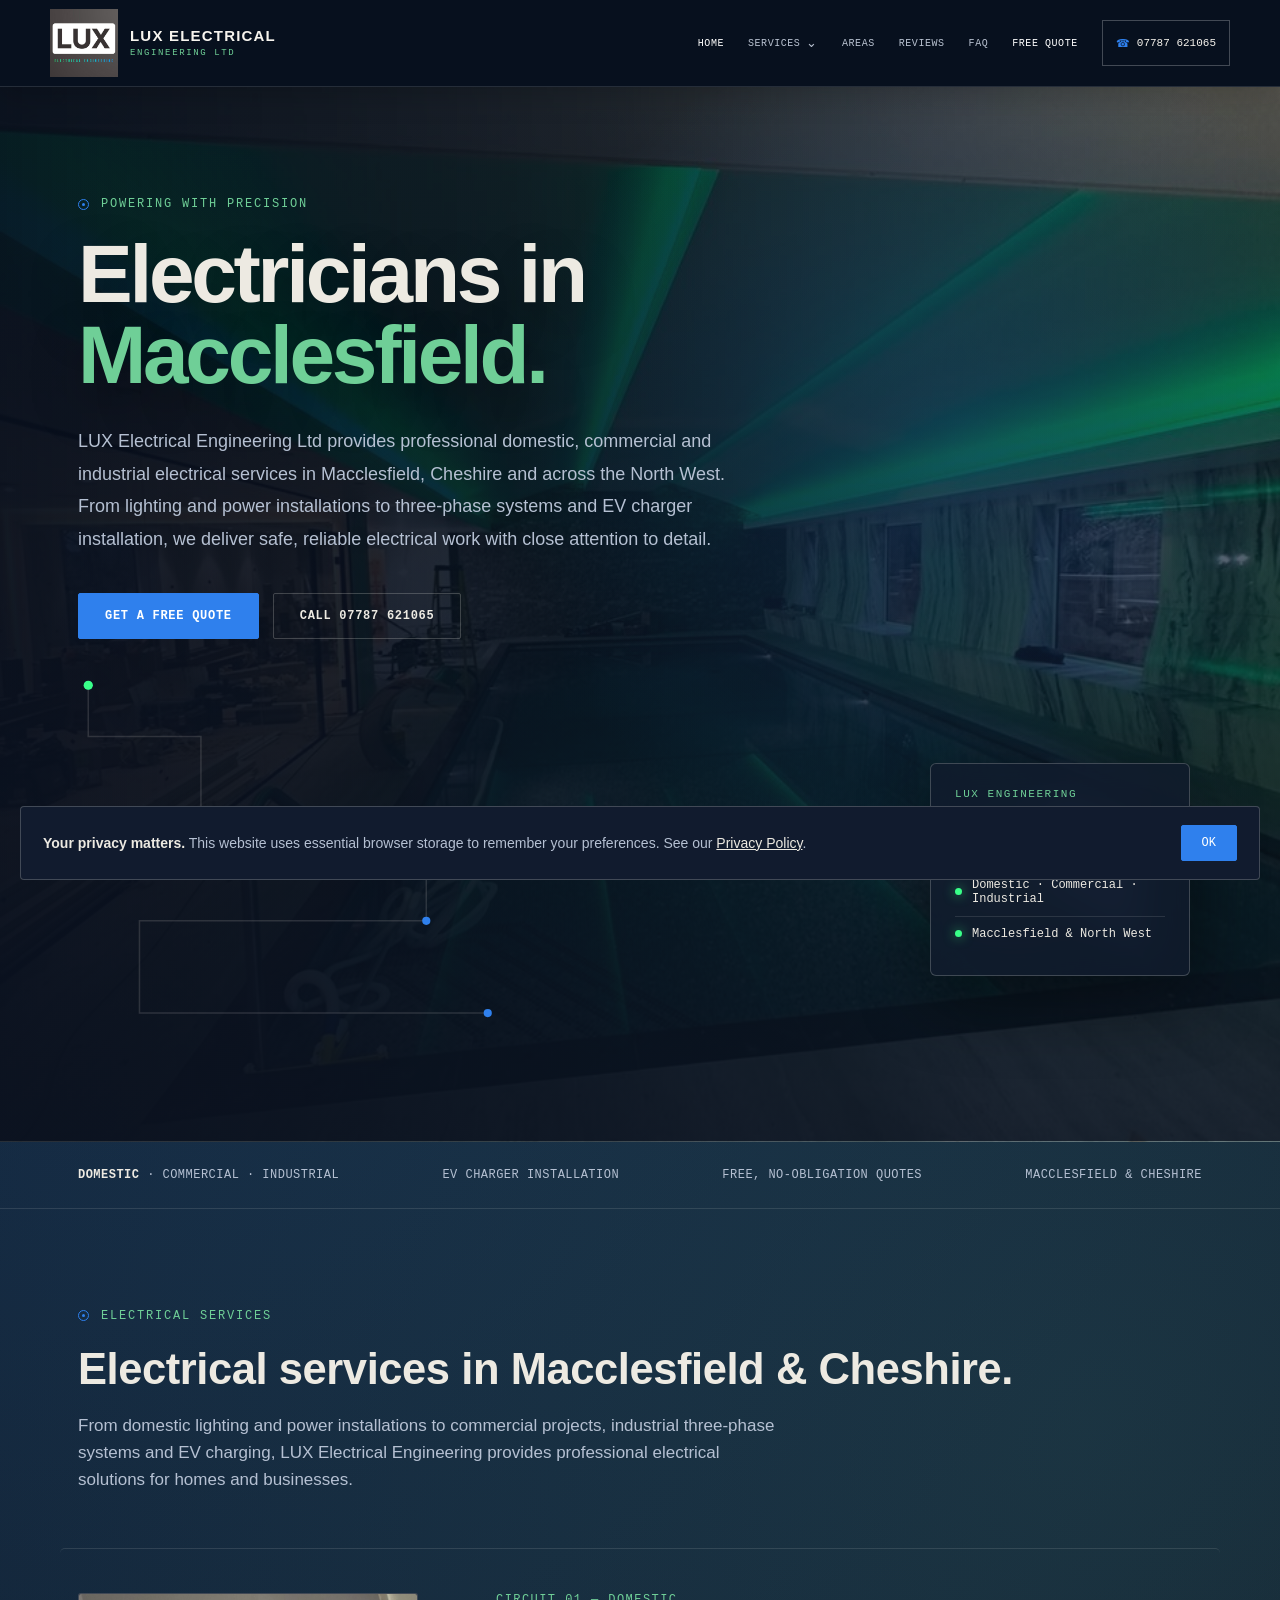
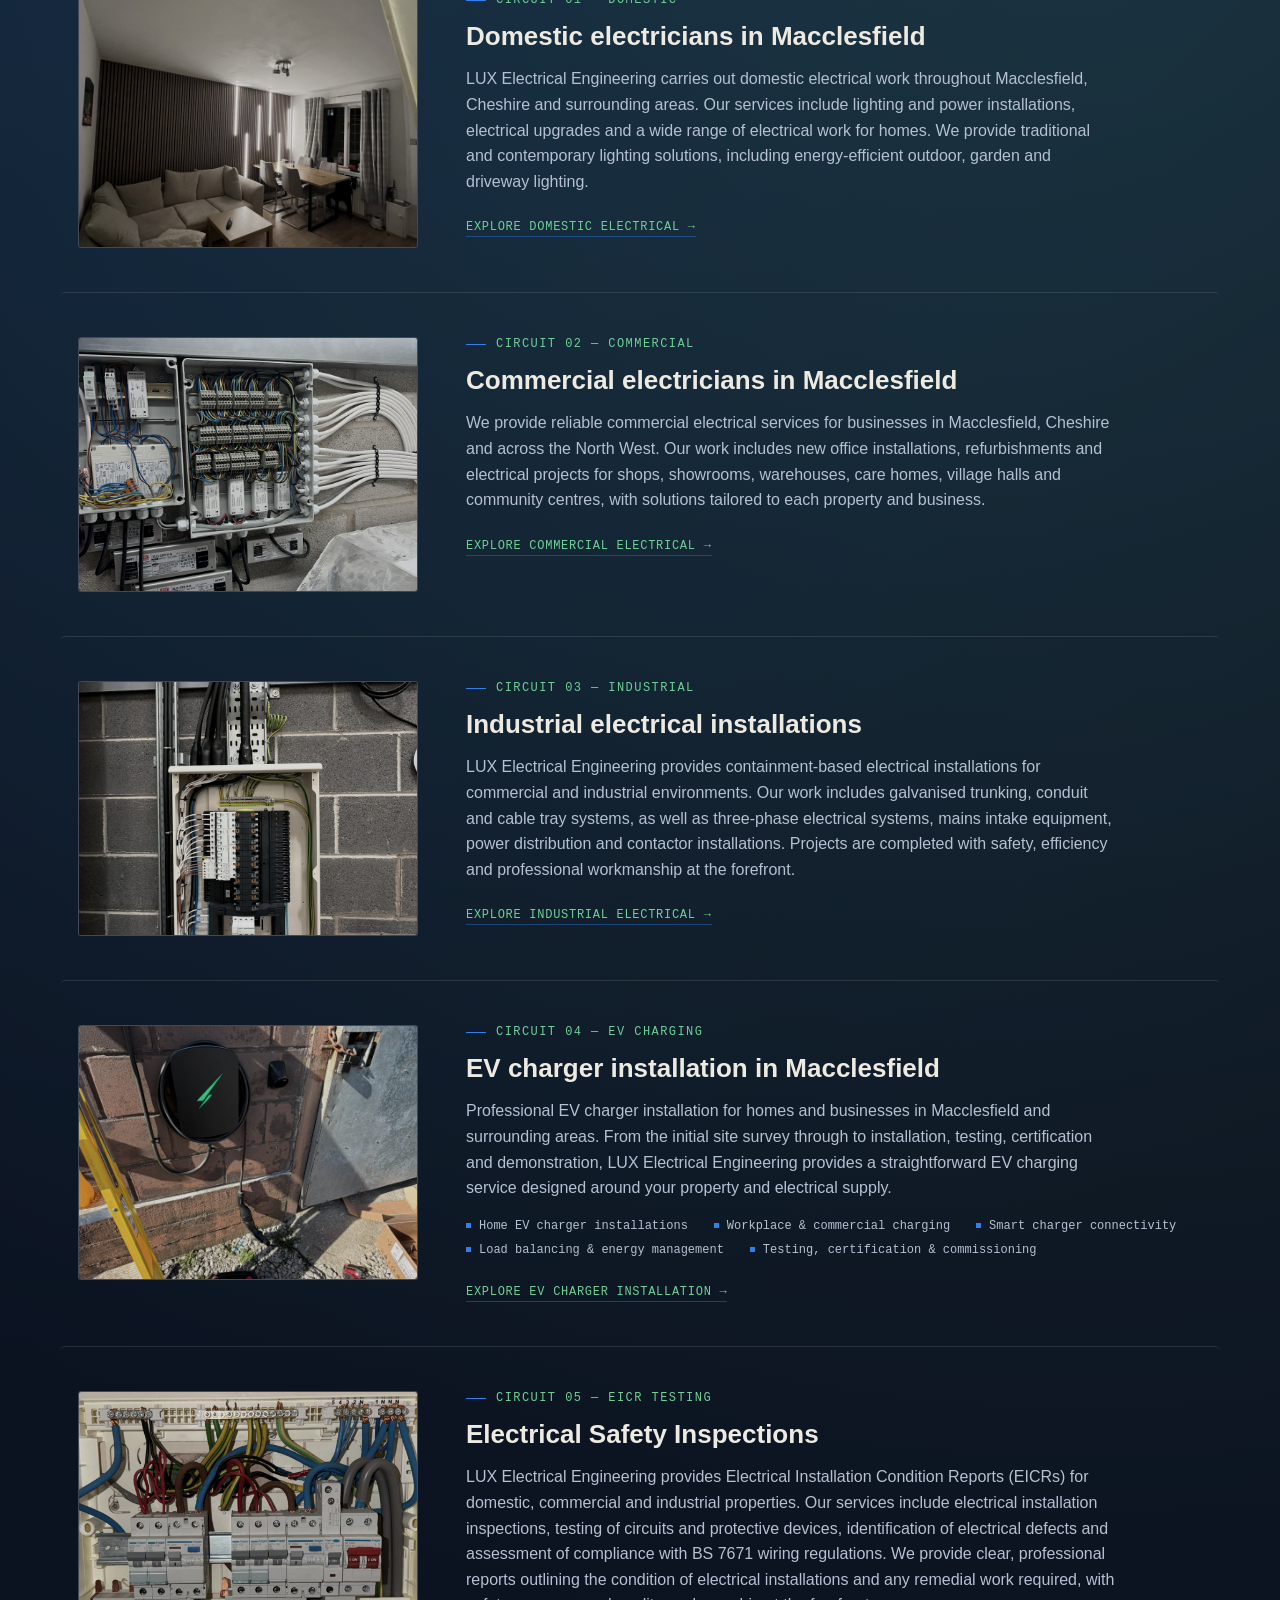
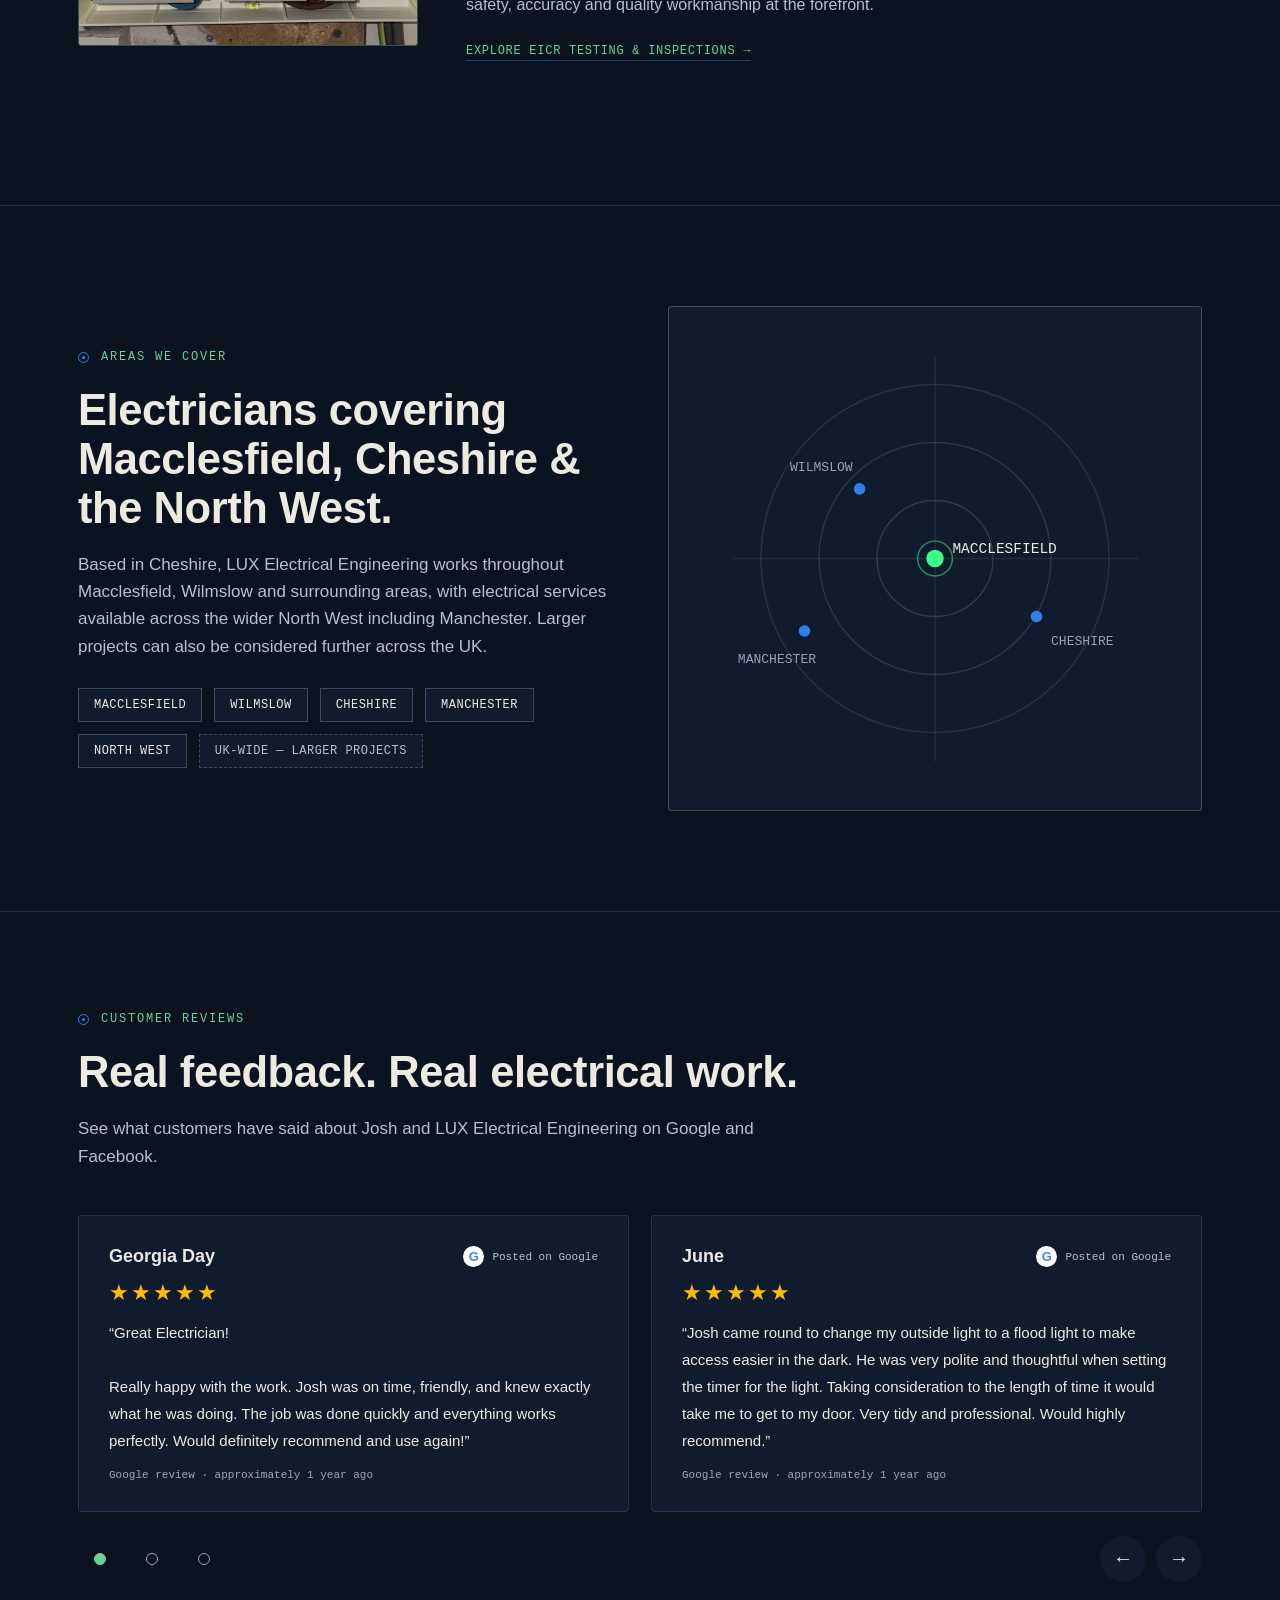
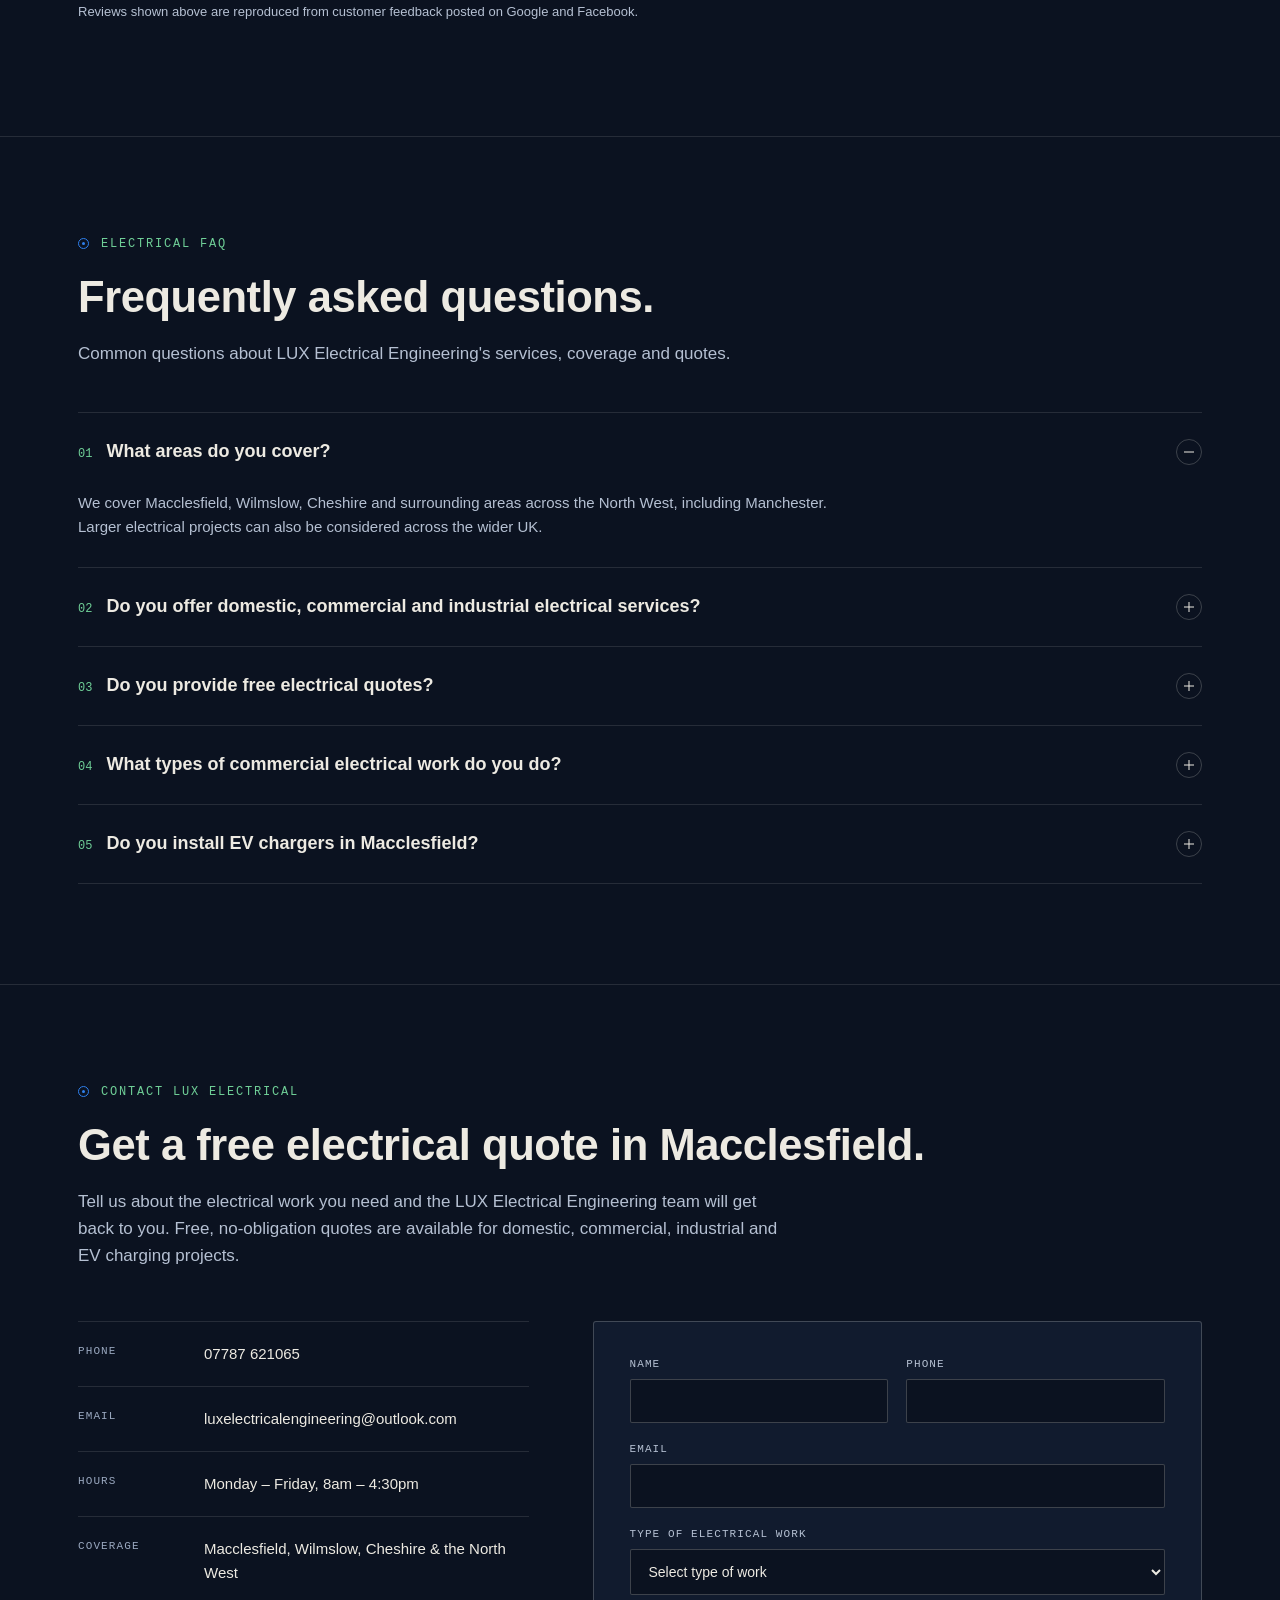
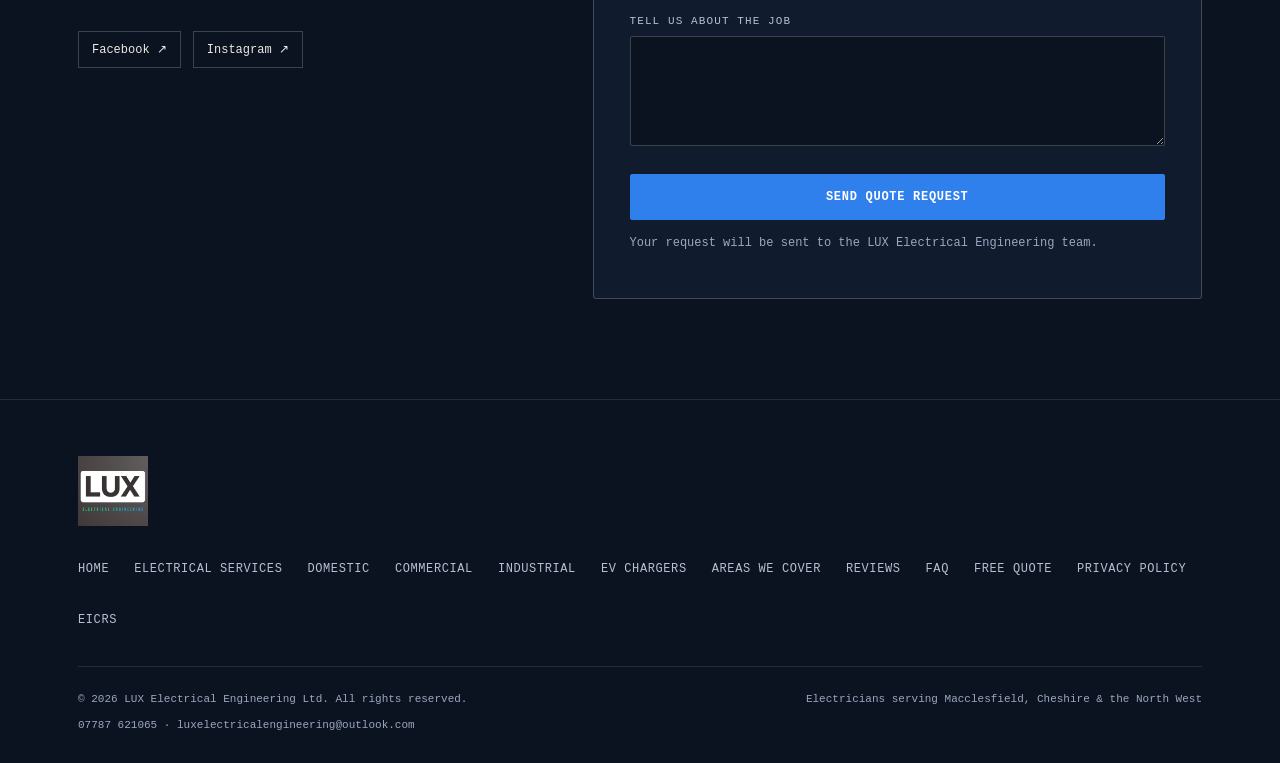
<file: index.html>
<!DOCTYPE html>

<html lang="en-GB">
<head>
<!-- Google tag (gtag.js) -->
<script async="" src="https://www.googletagmanager.com/gtag/js?id=AW-18496329425"></script>
<script>
  window.dataLayer = window.dataLayer || [];
  function gtag(){dataLayer.push(arguments);}
  gtag('js', new Date());

  gtag('config', 'AW-18496329425');
</script>
<meta charset="utf-8"/>
<meta content="width=device-width,initial-scale=1" name="viewport"/>
<title>Electricians Macclesfield | LUX Electrical Engineering Ltd</title>
<meta content="LUX Electrical Engineering provides domestic, commercial and industrial electrical services and EV charger installations in Macclesfield, Cheshire and the North West. Get a free quote." name="description"/>
<meta content="index, follow, max-image-preview:large" name="robots"/>
<meta content="LUX Electrical Engineering Ltd" name="author"/>
<meta content="#0B1220" name="theme-color"/>
<link href="https://lux-electrical-ltd.co.uk/" rel="canonical"/>
<meta content="website" property="og:type"/>
<meta content="en_GB" property="og:locale"/>
<meta content="LUX Electrical Engineering Ltd" property="og:site_name"/>
<meta content="Electricians Macclesfield | LUX Electrical Engineering Ltd" property="og:title"/>
<meta content="Domestic, commercial and industrial electrical work and EV charger installations in Macclesfield and across Cheshire." property="og:description"/>
<meta content="https://lux-electrical-ltd.co.uk/" property="og:url"/>
<meta content="https://lux-electrical-ltd.co.uk/logo.jpeg" property="og:image"/>
<meta content="LUX Electrical Engineering Ltd logo" property="og:image:alt"/>
<meta content="summary_large_image" name="twitter:card"/>
<meta content="Electricians Macclesfield | LUX Electrical Engineering Ltd" name="twitter:title"/>
<meta content="Electrical services and EV charger installations across Macclesfield, Cheshire and the North West." name="twitter:description"/>
<meta content="https://lux-electrical-ltd.co.uk/logo.jpeg" name="twitter:image"/>
<script type="application/ld+json">{"@context": "https://schema.org", "@graph": [{"@type": "Electrician", "@id": "https://lux-electrical-ltd.co.uk/#business", "name": "LUX Electrical Engineering Ltd", "url": "https://lux-electrical-ltd.co.uk/", "logo": "https://lux-electrical-ltd.co.uk/logo.jpeg", "image": "https://lux-electrical-ltd.co.uk/logo.jpeg", "description": "Domestic, commercial and industrial electrical services and EV charger installations across Macclesfield, Cheshire and the North West.", "telephone": "+447787621065", "email": "luxelectricalengineering@outlook.com", "areaServed": [{"@type": "City", "name": "Macclesfield"}, {"@type": "City", "name": "Wilmslow"}, {"@type": "AdministrativeArea", "name": "Cheshire"}, {"@type": "City", "name": "Manchester"}, {"@type": "AdministrativeArea", "name": "North West England"}], "sameAs": ["https://www.facebook.com/share/1b9scBxQHw/?mibextid=wwXIfr", "https://www.instagram.com/lux_electrical_engineering/"], "openingHoursSpecification": [{"@type": "OpeningHoursSpecification", "dayOfWeek": ["Monday", "Tuesday", "Wednesday", "Thursday", "Friday"], "opens": "08:00", "closes": "16:30"}], "hasOfferCatalog": {"@type": "OfferCatalog", "name": "Electrical Services", "itemListElement": [{"@type": "OfferCatalog", "name": "Domestic Electrical Services"}, {"@type": "OfferCatalog", "name": "Commercial Electrical Services"}, {"@type": "OfferCatalog", "name": "Industrial Electrical Services"}, {"@type": "OfferCatalog", "name": "EV Charger Installation"}, {"@type": "OfferCatalog", "name": "EICR Testing & Electrical Safety Inspections"}]}}, {"@type": "WebSite", "@id": "https://lux-electrical-ltd.co.uk/#website", "url": "https://lux-electrical-ltd.co.uk/", "name": "LUX Electrical Engineering Ltd", "publisher": {"@id": "https://lux-electrical-ltd.co.uk/#business"}, "inLanguage": "en-GB"}, {"@type": "WebPage", "@id": "https://lux-electrical-ltd.co.uk/#webpage", "url": "https://lux-electrical-ltd.co.uk/", "name": "Electricians Macclesfield | LUX Electrical Engineering Ltd", "isPartOf": {"@id": "https://lux-electrical-ltd.co.uk/#website"}, "about": {"@id": "https://lux-electrical-ltd.co.uk/#business"}, "inLanguage": "en-GB"}, {"@type": "FAQPage", "mainEntity": [{"@type": "Question", "name": "What areas do you cover?", "acceptedAnswer": {"@type": "Answer", "text": "We cover Macclesfield, Wilmslow, Cheshire and surrounding areas across the North West, including Manchester. Larger projects may be considered further afield."}}, {"@type": "Question", "name": "Do you offer domestic, commercial and industrial electrical services?", "acceptedAnswer": {"@type": "Answer", "text": "Yes. LUX Electrical Engineering provides domestic, commercial and industrial electrical work, including installations, refurbishments, lighting, power and three-phase systems."}}, {"@type": "Question", "name": "Do you provide free electrical quotes?", "acceptedAnswer": {"@type": "Answer", "text": "Yes. Contact us for a free, no-obligation electrical quote."}}, {"@type": "Question", "name": "Do you install EV chargers in Macclesfield?", "acceptedAnswer": {"@type": "Answer", "text": "Yes. We install EV chargers for homes and businesses in Macclesfield and surrounding areas."}}]}]}</script>
<style>
:root{--ink:#0B1220;--panel:#111B2E;--panel2:#16223A;--blue:#2F80ED;--mint:#6FCF97;--live:#39FF88;--paper:#EDEAE2;--slate:#B5C0D2;--dim:#9AA8BF;--line:rgba(237,234,226,.12);--strong:rgba(237,234,226,.22);--display:Arial,Helvetica,sans-serif;--mono:'SFMono-Regular',Consolas,'Liberation Mono',monospace;--body:Arial,Helvetica,sans-serif;--max:1180px}
*{box-sizing:border-box}html{scroll-behavior:smooth}body{margin:0;background:radial-gradient(circle at 15% 10%,rgba(47,128,237,.18),transparent 35%),radial-gradient(circle at 85% 20%,rgba(111,207,151,.14),transparent 32%),var(--ink);color:var(--paper);font-family:var(--body);line-height:1.6;-webkit-font-smoothing:antialiased;overflow-x:hidden}img{max-width:100%;display:block}a{color:inherit}.wrap{max-width:var(--max);margin:auto;padding:0 28px}::selection{background:var(--blue);color:#fff}:is(a,button,summary,input,select,textarea):focus-visible{outline:2px solid var(--live);outline-offset:3px}.grid-bg{position:fixed;inset:0;z-index:0;pointer-events:none;background-image:linear-gradient(var(--line) 1px,transparent 1px),linear-gradient(90deg,var(--line) 1px,transparent 1px);background-size:64px 64px;mask-image:radial-gradient(ellipse 90% 60% at 50% 0%,#000,transparent 75%);opacity:.5}
header{position:sticky;top:0;z-index:50;background:rgba(11,18,32,.85);backdrop-filter:blur(18px);border-bottom:1px solid rgba(111,207,151,.18);box-shadow:0 10px 40px rgba(0,0,0,.25)}.nav{display:flex;align-items:center;padding:12px 28px;max-width:var(--max);margin:auto;gap:24px;position:relative}.brand{display:flex;align-items:center;gap:12px;text-decoration:none;min-width:0;flex:none}.brand-logo{width:70px;height:70px;object-fit:contain}.brand-text{display:flex;flex-direction:column;line-height:1.15}.brand-text b{font:700 16px var(--display);letter-spacing:.04em;white-space:nowrap}.brand-text span{font:10px var(--mono);letter-spacing:.14em;color:var(--mint);text-transform:uppercase;white-space:nowrap}.links{display:flex;flex:1;align-items:center;justify-content:center;gap:24px;list-style:none;margin:0;padding:0}.links a{font:11px var(--mono);letter-spacing:.05em;text-transform:uppercase;color:var(--slate);text-decoration:none;white-space:nowrap}.links a:hover{color:var(--paper)}.nav-right{display:flex;align-items:center;gap:12px;margin-left:auto}.call-btn{display:flex;align-items:center;gap:8px;font:12px var(--mono);color:var(--paper);text-decoration:none;border:1px solid var(--strong);padding:10px 12px;white-space:nowrap}.call-btn:hover{border-color:var(--blue)}.menu-toggle{display:none;background:none;border:1px solid var(--strong);color:var(--paper);width:44px;height:44px;align-items:center;justify-content:center;cursor:pointer}.menu-toggle svg{width:20px;height:20px}.icon-close{display:none}.menu-toggle[aria-expanded=true] .icon-open{display:none}.menu-toggle[aria-expanded=true] .icon-close{display:block}
section{position:relative;z-index:1;padding:100px 0;border-bottom:1px solid var(--line)}main>section:not(.hero){content-visibility:visible}.eyebrow{display:flex;align-items:center;gap:12px;font:12px var(--mono);letter-spacing:.15em;text-transform:uppercase;color:var(--mint);margin-bottom:22px}.node{width:11px;height:11px;border:1.5px solid var(--blue);border-radius:50%;position:relative;flex:none}.node:after{content:'';position:absolute;inset:3px;border-radius:50%;background:var(--blue)}.head{font:600 clamp(28px,3.4vw,44px) var(--display);letter-spacing:-.01em;margin:0 0 18px}.lede{font-size:clamp(15px,1.6vw,17px);color:var(--slate);max-width:700px;margin:0}.hero{min-height:calc(100vh - 90px);padding:110px 0;display:flex;align-items:center;overflow:hidden;background:linear-gradient(90deg,rgba(11,18,32,.95),rgba(11,18,32,.75) 45%,rgba(11,18,32,.5)),url('pool.jpeg') center/cover}.hero:before{content:'';position:absolute;inset:0;background:radial-gradient(circle at 75% 35%,rgba(47,128,237,.25),transparent 38%)}.hero:after{content:'';position:absolute;inset:0;background:linear-gradient(180deg,transparent,rgba(11,18,32,.8));pointer-events:none}.hero-grid{width:100%;position:relative;z-index:2;display:grid;grid-template-columns:1fr}.hero-content{max-width:760px}h1{font:700 clamp(46px,6.5vw,82px)/.99 var(--display);letter-spacing:-.04em;margin:0 0 30px;text-shadow:0 20px 50px rgba(0,0,0,.35)}h1 em{font-style:normal;color:var(--mint)}.hero .desc{color:var(--slate);font-size:clamp(15px,2vw,18px);line-height:1.8;max-width:650px;margin:0 0 38px}.cta-row{display:flex;gap:14px;flex-wrap:wrap;margin-bottom:36px}.btn{font:600 12px var(--mono);letter-spacing:.06em;text-transform:uppercase;text-decoration:none;padding:15px 26px;border-radius:2px;display:inline-flex;align-items:center;justify-content:center;gap:10px;transition:transform .18s,background .18s,border-color .18s}.btn:hover{transform:translateY(-2px)}.btn-primary{background:var(--blue);color:white;border:1px solid var(--blue)}.btn-primary:hover{background:#176bce}.btn-ghost{border:1px solid var(--strong)}.btn-ghost:hover{border-color:var(--blue)}.hero-trace{width:100%;max-width:420px}.hero-trace .pulse-circle{offset-path:path('M10,10 L10,60 L120,60 L120,140 L340,140 L340,240 L60,240 L60,330 L400,330');offset-rotate:0deg;animation:travel 7s linear infinite}@keyframes travel{0%{offset-distance:0%;opacity:0}5%{opacity:1}95%{opacity:1}100%{offset-distance:100%;opacity:0}}.hero-panel{position:absolute;right:40px;bottom:55px;width:260px;padding:24px;background:rgba(17,27,46,.78);backdrop-filter:blur(18px);border:1px solid var(--strong);box-shadow:0 25px 70px rgba(0,0,0,.45);border-radius:6px;z-index:3}.hero-panel-title{font:11px var(--mono);letter-spacing:.14em;text-transform:uppercase;color:var(--mint);margin-bottom:18px}.hero-panel-item{display:flex;align-items:center;gap:10px;font:12px var(--mono);padding:10px 0;border-top:1px solid var(--line)}.hero-panel-dot{width:7px;height:7px;border-radius:50%;background:var(--live);box-shadow:0 0 12px rgba(57,255,136,.7);flex:none}
.strip{position:relative;z-index:1;padding:26px 0;border-bottom:1px solid var(--line)}.strip .wrap{display:flex;gap:25px;flex-wrap:wrap;justify-content:space-between;align-items:center}.strip-item{font:12px var(--mono);letter-spacing:.04em;color:var(--slate);text-transform:uppercase}.strip-item b{color:var(--paper)}.service-list{display:flex;flex-direction:column;margin-top:55px}.service{display:grid;grid-template-columns:340px 1fr;gap:48px;padding:44px 0;border-top:1px solid var(--line);align-items:start}.service-media{border-radius:3px;overflow:hidden;border:1px solid var(--strong);aspect-ratio:4/3;background:var(--panel)}.service-media img{width:100%;height:100%;object-fit:cover;filter:grayscale(35%) contrast(1.05) brightness(.85)}.circuit-num{font:12px var(--mono);letter-spacing:.12em;color:var(--mint);display:flex;align-items:center;gap:10px;margin-bottom:14px;text-transform:uppercase}.circuit-num:before{content:'';width:20px;height:1px;background:var(--blue)}.service h3{font:600 clamp(21px,2.4vw,26px) var(--display);margin:0 0 14px}.service p{color:var(--slate);margin:0 0 18px;max-width:650px}.service ul{list-style:none;margin:0 0 20px;padding:0;display:flex;flex-wrap:wrap;gap:10px 26px}.service li{font:12px var(--mono);color:var(--slate);display:flex;align-items:center;gap:8px}.service li:before{content:'';width:5px;height:5px;background:var(--blue);flex:none}.service .link{font:12px var(--mono);letter-spacing:.06em;text-transform:uppercase;color:var(--mint);text-decoration:none;border-bottom:1px solid rgba(47,128,237,.4);padding-bottom:2px}.coverage-inner{display:grid;grid-template-columns:1fr 1fr;gap:56px;align-items:center}.chip-field{display:flex;flex-wrap:wrap;gap:12px;margin-top:28px}.chip{font:12px var(--mono);letter-spacing:.04em;border:1px solid var(--strong);padding:9px 15px;background:var(--panel);text-transform:uppercase}.chip.dim{color:var(--slate);border-style:dashed}.map-panel{border:1px solid var(--strong);border-radius:3px;padding:34px;background:var(--panel)}.map-panel svg{width:100%;height:auto;display:block}
.reviews-slider{margin-top:45px;position:relative}.reviews-viewport{overflow:hidden}.review-track{display:flex;gap:22px;transition:transform .45s ease;will-change:transform}.review-card{flex:0 0 calc((100% - 22px)/2);border:1px solid var(--line);background:var(--panel);border-radius:4px;padding:30px;display:flex;flex-direction:column;gap:15px;min-width:0}.review-top{display:flex;align-items:center;justify-content:space-between;gap:14px;flex-wrap:wrap}.review-name{font:600 18px var(--display)}.review-source{display:inline-flex;align-items:center;gap:8px;font:11px var(--mono);color:var(--slate)}.source-icon{display:inline-flex;align-items:center;justify-content:center;width:21px;height:21px;border-radius:50%;font:700 13px var(--body);background:#fff;color:#4285f4}.source-icon.fb{background:#1877f2;color:#fff}.stars{font-size:22px;letter-spacing:2px;color:#fbbc04;line-height:1}.review-card blockquote{margin:0;color:var(--paper);font-size:15px;line-height:1.8;flex:1}.review-date{font:11px var(--mono);color:var(--dim)}.review-source-link{color:var(--mint);text-decoration:none;border-bottom:1px solid rgba(111,207,151,.4);width:fit-content;font:11px var(--mono)}.review-source-link:hover{color:var(--paper)}.review-footnote{margin-top:20px;color:var(--slate);font-size:13px}.review-footnote a{color:var(--mint)}.slider-controls{display:flex;align-items:center;justify-content:space-between;gap:18px;margin-top:24px}.slider-dots{display:flex;gap:8px;align-items:center}.slider-dot{width:44px;height:44px;padding:0;border:0;background:transparent;cursor:pointer;position:relative}.slider-dot:before{content:'';position:absolute;width:10px;height:10px;border-radius:50%;border:1px solid var(--dim);background:transparent;left:50%;top:50%;transform:translate(-50%,-50%)}.slider-dot.active:before{background:var(--mint);border-color:var(--mint)}.slider-buttons{display:flex;gap:10px}.slider-btn{width:46px;height:46px;border-radius:50%;border:1px solid var(--line-strong);background:var(--panel);color:var(--paper);font-size:20px;cursor:pointer}.slider-btn:hover{border-color:var(--copper);background:var(--panel-2)}
.faq-list{margin-top:45px;border-top:1px solid var(--line)}details{border-bottom:1px solid var(--line)}summary{list-style:none;cursor:pointer;padding:26px 0;display:flex;align-items:center;justify-content:space-between;gap:20px}summary::-webkit-details-marker{display:none}summary .q{font:600 18px var(--display)}summary .idx{font:12px var(--mono);color:var(--mint);margin-right:14px}.plus{width:26px;height:26px;flex:none;border:1px solid var(--strong);border-radius:50%;position:relative}.plus:before,.plus:after{content:'';position:absolute;background:var(--paper);top:50%;left:50%;transform:translate(-50%,-50%)}.plus:before{width:10px;height:1px}.plus:after{width:1px;height:10px}details[open] .plus:after{opacity:0}.faq-a{padding:0 0 28px;color:var(--slate);max-width:760px;font-size:15px}.contact-grid{display:grid;grid-template-columns:.85fr 1.15fr;gap:64px;margin-top:52px}.info-row{display:flex;gap:16px;padding:20px 0;border-top:1px solid var(--line)}.info-row:last-child{border-bottom:1px solid var(--line)}.info-row .k{font:11px var(--mono);letter-spacing:.1em;text-transform:uppercase;color:var(--dim);width:110px;flex:none;padding-top:3px}.info-row .v{font-size:15px;overflow-wrap:anywhere;min-width:0}.info-row a{text-decoration:none}.social-row{display:flex;gap:12px;margin-top:26px}.social-row a{border:1px solid var(--strong);padding:10px 13px;text-decoration:none;font:12px var(--mono)}.social-row a:hover{border-color:var(--blue)}form.quote{border:1px solid var(--strong);background:var(--panel);border-radius:3px;padding:36px}.field{margin-bottom:20px}.field label{display:block;font:11px var(--mono);letter-spacing:.1em;text-transform:uppercase;color:var(--slate);margin-bottom:9px}.field input,.field select,.field textarea{width:100%;background:var(--ink);border:1px solid var(--strong);color:var(--paper);padding:13px 14px;font:14px var(--body);border-radius:2px}.field textarea{resize:vertical;min-height:110px}.two-col{display:grid;grid-template-columns:1fr 1fr;gap:18px}.form-note{font:12px var(--mono);color:var(--dim);margin-top:16px}.form-success{display:none;margin-bottom:24px;padding:18px 20px;border:1px solid rgba(57,255,136,.35);background:rgba(57,255,136,.08);border-radius:4px}.form-success strong{color:var(--live)}
footer{padding:56px 0 32px;position:relative;z-index:1}.footer-top{display:flex;justify-content:space-between;flex-wrap:wrap;gap:28px;padding-bottom:36px;border-bottom:1px solid var(--line)}.footer-links{display:flex;gap:25px;list-style:none;margin:0;padding:0;flex-wrap:wrap;align-items:center}.footer-links a{font:12px var(--mono);letter-spacing:.05em;text-transform:uppercase;text-decoration:none;color:var(--slate)}.footer-bottom{display:flex;justify-content:space-between;flex-wrap:wrap;gap:14px;padding-top:26px;font:11px var(--mono);color:var(--dim)}.cookie-banner{position:fixed;bottom:20px;left:20px;right:20px;z-index:100;background:var(--panel);border:1px solid var(--strong);padding:18px 22px;display:flex;justify-content:space-between;align-items:center;gap:20px;font-size:14px;border-radius:4px}.cookie-banner p{margin:0;color:var(--slate)}.cookie-banner button{background:var(--blue);border:1px solid var(--blue);color:white;padding:10px 20px;font:12px var(--mono);text-transform:uppercase;cursor:pointer;border-radius:2px}
@media(max-width:1050px){.links{gap:13px}.links a{font-size:10px}.hero-panel{right:24px}}@media(max-width:920px){.links{display:flex;position:absolute;top:100%;left:0;right:0;flex-direction:column;align-items:stretch;gap:0;background:rgba(11,18,32,.98);padding:0 28px;max-height:0;opacity:0;overflow:hidden;pointer-events:none;transition:max-height .2s,opacity .2s}.links.nav-open{max-height:420px;opacity:1;padding:6px 28px 18px;pointer-events:auto}.links li{width:100%}.links a{display:flex;align-items:center;min-height:44px;border-top:1px solid var(--line);font-size:12px}.menu-toggle{display:flex}.hero-panel{position:relative;right:auto;bottom:auto;width:100%;max-width:420px;margin:20px 0 0}.contact-grid{grid-template-columns:1fr}.two-col{grid-template-columns:1fr}section{padding:75px 0}}@media(max-width:800px){.service{grid-template-columns:1fr;gap:25px}.service-media{max-width:560px;width:100%}.coverage-inner{grid-template-columns:1fr}.review-card{flex-basis:100%}}@media(max-width:600px){.wrap{padding:0 20px}.nav{padding:12px 18px}.brand-logo{width:50px;height:50px}.brand-text b{font-size:14px}.brand-text span{font-size:9px}.call-text{display:none}.hero{padding:90px 0 60px;min-height:auto}.cta-row{flex-direction:column}.cta-row .btn{width:100%}.map-panel{padding:20px}form.quote{padding:24px}.info-row{flex-wrap:wrap}.info-row .k{width:100%}.footer-top,.footer-bottom{flex-direction:column;align-items:center;text-align:center}.footer-links{justify-content:center}.cookie-banner{flex-direction:column;align-items:stretch}.cookie-banner button{flex:1}.review-card{padding:24px}section{padding:60px 0}}@media(prefers-reduced-motion:reduce){html{scroll-behavior:auto}.hero-trace .pulse-circle{animation:none}*{transition:none!important}}

</style>
<style>
.hero{
  background:
    linear-gradient(90deg,rgba(7,15,29,.94) 0%,rgba(7,15,29,.78) 48%,rgba(7,15,29,.44) 100%),
    url('pool.jpeg') center/cover no-repeat!important;
}
@media(max-width:760px){
  .hero{
    background:
      linear-gradient(90deg,rgba(7,15,29,.94),rgba(7,15,29,.70)),
      url('pool.jpeg') center/cover no-repeat!important;
  }
}
</style>
<style>.service h3 a{color:inherit;text-decoration:none}.service h3 a:hover{color:var(--mint)}</style><style>
/* Entire homepage service section is a single accessible link */
.service-card-link{color:inherit;text-decoration:none;cursor:pointer;transition:background .2s,border-color .2s;padding-left:18px;padding-right:18px;margin-left:-18px;margin-right:-18px;border-radius:5px}
.service-card-link:hover,.service-card-link:focus-visible{background:rgba(111,207,151,.055);border-top-color:rgba(111,207,151,.6)}
.service-card-link:hover h3,.service-card-link:focus-visible h3{color:var(--mint)}
.service-card-link:hover .service-media img{filter:grayscale(0%) contrast(1.05) brightness(.95)}
.service-card-link .service-link-text{font:12px var(--mono);letter-spacing:.06em;text-transform:uppercase;color:var(--mint);border-bottom:1px solid rgba(47,128,237,.4);padding-bottom:2px}
.service-card-link:focus-visible{outline:2px solid var(--live);outline-offset:4px}
@media(max-width:600px){.service-card-link{padding-left:10px;padding-right:10px;margin-left:-10px;margin-right:-10px}}
</style><style>html{scroll-padding-top:105px}#contact{scroll-margin-top:105px}@media(max-width:600px){html{scroll-padding-top:80px}#contact{scroll-margin-top:80px}}</style></head>
<body>
<div aria-hidden="true" class="grid-bg"></div>
<div id="site-header"></div>
<main id="top">
<section aria-labelledby="hero-title" class="hero"><div class="wrap hero-grid"><div class="hero-content"><div class="eyebrow"><span class="node"></span>Powering with precision</div><h1 id="hero-title">Electricians in<br/><em>Macclesfield.</em></h1><p class="desc">LUX Electrical Engineering Ltd provides professional domestic, commercial and industrial electrical services in Macclesfield, Cheshire and across the North West. From lighting and power installations to three-phase systems and EV charger installation, we deliver safe, reliable electrical work with close attention to detail.</p><div class="cta-row"><a class="btn btn-primary" href="#contact">Get a free quote</a><a class="btn btn-ghost" href="tel:+447787621065">Call 07787 621065</a></div><svg aria-hidden="true" class="hero-trace" fill="none" viewbox="0 0 410 340" xmlns="http://www.w3.org/2000/svg"><path d="M10,10 L10,60 L120,60 L120,140 L340,140 L340,240 L60,240 L60,330 L400,330" stroke="rgba(237,234,226,.14)" stroke-width="1.5"></path><circle cx="10" cy="10" fill="#2F80ED" r="4"></circle><circle cx="120" cy="140" fill="#2F80ED" r="4"></circle><circle cx="340" cy="240" fill="#2F80ED" r="4"></circle><circle cx="400" cy="330" fill="#2F80ED" r="4"></circle><circle class="pulse-circle" cx="0" cy="0" fill="#39FF88" r="4.5"></circle></svg></div><aside aria-label="Service highlights" class="hero-panel"><div class="hero-panel-title">LUX Engineering</div><div class="hero-panel-item"><span class="hero-panel-dot"></span>Professional electrical services</div><div class="hero-panel-item"><span class="hero-panel-dot"></span>Domestic · Commercial · Industrial</div><div class="hero-panel-item"><span class="hero-panel-dot"></span>Macclesfield &amp; North West</div></aside></div></section>
<div aria-label="Business information" class="strip"><div class="wrap"><div class="strip-item"><b>Domestic</b> · Commercial · Industrial</div><div class="strip-item">EV charger installation</div><div class="strip-item">Free, no-obligation quotes</div><div class="strip-item">Macclesfield &amp; Cheshire</div></div></div>
<section aria-labelledby="services-title" id="services"><div class="wrap"><div class="eyebrow"><span class="node"></span>Electrical Services</div><h2 class="head" id="services-title">Electrical services in Macclesfield &amp; Cheshire.</h2><p class="lede">From domestic lighting and power installations to commercial projects, industrial three-phase systems and EV charging, LUX Electrical Engineering provides professional electrical solutions for homes and businesses.</p><div class="service-list">
<a aria-label="Explore Domestic electricians in Macclesfield" class="service service-card-link" href="domestic-electrician.html"><div class="service-media"><img alt="Finished living room lighting installation" decoding="async" height="900" loading="lazy" src="lounge.jpg" width="1200"/></div><div><div class="circuit-num">Circuit 01 — Domestic</div><h3><span class="service-heading-text">Domestic electricians in Macclesfield</span></h3><p>LUX Electrical Engineering carries out domestic electrical work throughout Macclesfield, Cheshire and surrounding areas. Our services include lighting and power installations, electrical upgrades and a wide range of electrical work for homes. We provide traditional and contemporary lighting solutions, including energy-efficient outdoor, garden and driveway lighting.</p><span class="service-link-text">Explore Domestic Electrical →</span></div></a>
<a aria-label="Explore Commercial electricians in Macclesfield" class="service service-card-link" href="commercial-electrician.html"><div class="service-media"><img alt="Commercial electrical wiring and installation work" decoding="async" height="900" loading="lazy" src="wires.jpeg" width="1200"/></div><div><div class="circuit-num">Circuit 02 — Commercial</div><h3><span class="service-heading-text">Commercial electricians in Macclesfield</span></h3><p>We provide reliable commercial electrical services for businesses in Macclesfield, Cheshire and across the North West. Our work includes new office installations, refurbishments and electrical projects for shops, showrooms, warehouses, care homes, village halls and community centres, with solutions tailored to each property and business.</p><span class="service-link-text">Explore Commercial Electrical →</span></div></a>
<a aria-label="Explore Industrial electrical installations" class="service service-card-link" href="industrial-electrician.html"><div class="service-media"><img alt="Industrial electrical containment and wiring" decoding="async" height="900" loading="lazy" src="wires2.jpeg" width="1200"/></div><div><div class="circuit-num">Circuit 03 — Industrial</div><h3><span class="service-heading-text">Industrial electrical installations</span></h3><p>LUX Electrical Engineering provides containment-based electrical installations for commercial and industrial environments. Our work includes galvanised trunking, conduit and cable tray systems, as well as three-phase electrical systems, mains intake equipment, power distribution and contactor installations. Projects are completed with safety, efficiency and professional workmanship at the forefront.</p><span class="service-link-text">Explore Industrial Electrical →</span></div></a>
<a aria-label="Explore EV charger installation in Macclesfield" class="service service-card-link" href="ev-charger-installation.html"><div class="service-media"><img alt="Electric vehicle charger installation" decoding="async" height="900" loading="lazy" src="ev.jpeg" width="1200"/></div><div><div class="circuit-num">Circuit 04 — EV Charging</div><h3><span class="service-heading-text">EV charger installation in Macclesfield</span></h3><p>Professional EV charger installation for homes and businesses in Macclesfield and surrounding areas. From the initial site survey through to installation, testing, certification and demonstration, LUX Electrical Engineering provides a straightforward EV charging service designed around your property and electrical supply.</p><ul><li>Home EV charger installations</li><li>Workplace &amp; commercial charging</li><li>Smart charger connectivity</li><li>Load balancing &amp; energy management</li><li>Testing, certification &amp; commissioning</li></ul><span class="service-link-text">Explore EV Charger Installation →</span></div></a>
<a aria-label="Explore EICR Testing &amp; Electrical Safety Inspections" class="service service-card-link" href="eicr-macclesfield.html"><div class="service-media"><img alt="Electrical consumer unit inspection for an EICR" decoding="async" height="2048" loading="lazy" src="eicr homepage.jpeg" width="1152"/></div><div><div class="circuit-num">Circuit 05 — EICR Testing</div><h3><span class="service-heading-text">Electrical Safety Inspections</span></h3><p>LUX Electrical Engineering provides Electrical Installation Condition Reports (EICRs) for domestic, commercial and industrial properties. Our services include electrical installation inspections, testing of circuits and protective devices, identification of electrical defects and assessment of compliance with BS 7671 wiring regulations. We provide clear, professional reports outlining the condition of electrical installations and any remedial work required, with safety, accuracy and quality workmanship at the forefront.</p><span class="service-link-text">Explore EICR Testing &amp; Inspections →</span></div></a></div></div></section>
<section aria-labelledby="areas-title" id="areas"><div class="wrap coverage-inner"><div><div class="eyebrow"><span class="node"></span>Areas We Cover</div><h2 class="head" id="areas-title">Electricians covering Macclesfield, Cheshire &amp; the North West.</h2><p class="lede">Based in Cheshire, LUX Electrical Engineering works throughout Macclesfield, Wilmslow and surrounding areas, with electrical services available across the wider North West including Manchester. Larger projects can also be considered further across the UK.</p><div class="chip-field"><span class="chip">Macclesfield</span><span class="chip">Wilmslow</span><span class="chip">Cheshire</span><span class="chip">Manchester</span><span class="chip">North West</span><span class="chip dim">UK-wide — larger projects</span></div></div><div aria-label="Illustrative service area graphic, not a geographic map" class="map-panel"><svg aria-hidden="true" viewbox="0 0 320 300" xmlns="http://www.w3.org/2000/svg"><circle cx="160" cy="150" fill="none" r="120" stroke="rgba(237,234,226,.1)"></circle><circle cx="160" cy="150" fill="none" r="80" stroke="rgba(237,234,226,.12)"></circle><circle cx="160" cy="150" fill="none" r="40" stroke="rgba(237,234,226,.14)"></circle><line stroke="rgba(237,234,226,.08)" x1="20" x2="300" y1="150" y2="150"></line><line stroke="rgba(237,234,226,.08)" x1="160" x2="160" y1="10" y2="290"></line><circle cx="160" cy="150" fill="#39FF88" r="6"></circle><circle cx="160" cy="150" fill="none" opacity=".5" r="12" stroke="#39FF88"></circle><text fill="#EDEAE2" font-family="monospace" font-size="10" x="172" y="146">MACCLESFIELD</text><circle cx="108" cy="102" fill="#2F80ED" r="4"></circle><text fill="#93A1BA" font-family="monospace" font-size="9" x="60" y="90">WILMSLOW</text><circle cx="70" cy="200" fill="#2F80ED" r="4"></circle><text fill="#93A1BA" font-family="monospace" font-size="9" x="24" y="222">MANCHESTER</text><circle cx="230" cy="190" fill="#2F80ED" r="4"></circle><text fill="#93A1BA" font-family="monospace" font-size="9" x="240" y="210">CHESHIRE</text></svg></div></div></section>
<section aria-labelledby="reviews-title" id="reviews"><div class="wrap"><div class="eyebrow"><span class="node"></span>Customer Reviews</div><h2 class="head" id="reviews-title">Real feedback. Real electrical work.</h2><p class="lede">See what customers have said about Josh and LUX Electrical Engineering on Google and Facebook.</p><div class="reviews-slider" id="reviewsSlider"><div class="reviews-viewport"><div class="review-track" id="reviewTrack">
<article class="review-card"><div class="review-top"><div class="review-name">Georgia Day</div><div class="review-source"><span class="source-icon">G</span> Posted on Google</div></div><div aria-label="5 out of 5 stars" class="stars">★★★★★</div><blockquote>“Great Electrician!<br/><br/>Really happy with the work. Josh was on time, friendly, and knew exactly what he was doing. The job was done quickly and everything works perfectly. Would definitely recommend and use again!”</blockquote><div class="review-date">Google review · approximately 1 year ago</div></article>
<article class="review-card"><div class="review-top"><div class="review-name">June</div><div class="review-source"><span class="source-icon">G</span> Posted on Google</div></div><div aria-label="5 out of 5 stars" class="stars">★★★★★</div><blockquote>“Josh came round to change my outside light to a flood light to make access easier in the dark. He was very polite and thoughtful when setting the timer for the light. Taking consideration to the length of time it would take me to get to my door. Very tidy and professional. Would highly recommend.”</blockquote><div class="review-date">Google review · approximately 1 year ago</div></article>
<article class="review-card"><div class="review-top"><div class="review-name">Andrew Dodgson</div><div class="review-source"><span class="source-icon">G</span> Posted on Google</div></div><div aria-label="5 out of 5 stars" class="stars">★★★★★</div><blockquote>“Excellent Electrical jobs done at my property and at a good price too. Josh was very informative and timely, would definitely use him again in the future and recommend him”</blockquote><div class="review-date">Google review · approximately 1 month ago</div></article>
<article class="review-card"><div class="review-top"><div class="review-name">Angela Woods</div><div class="review-source"><span class="source-icon fb">f</span> Posted on Facebook</div></div><div aria-label="Recommended on Facebook" class="stars">✓ Recommended</div><blockquote>“Very professional and excellent company. Josh is extremely helpful, clean and tidy and did a wonderful job for me replacing some light fittings, light switches and plug sockets. Would use again.”</blockquote><div class="review-date">Facebook recommendation · 22 September 2025</div><a class="review-source-link" href="https://www.facebook.com/share/1b9scBxQHw/?mibextid=wwXIfr" rel="noopener noreferrer" target="_blank">View LUX on Facebook ↗</a></article>
</div></div><div class="slider-controls"><div aria-label="Review slider pages" class="slider-dots" id="reviewDots"></div><div class="slider-buttons"><button aria-label="Previous review" class="slider-btn" id="reviewPrev" type="button">←</button><button aria-label="Next review" class="slider-btn" id="reviewNext" type="button">→</button></div></div></div><p class="review-footnote">Reviews shown above are reproduced from customer feedback posted on Google and Facebook.</p></div></section>
<section aria-labelledby="faq-title" id="faq"><div class="wrap"><div class="eyebrow"><span class="node"></span>Electrical FAQ</div><h2 class="head" id="faq-title">Frequently asked questions.</h2><p class="lede">Common questions about LUX Electrical Engineering's services, coverage and quotes.</p><div class="faq-list">
<details open=""><summary><span><span class="idx">01</span><span class="q">What areas do you cover?</span></span><span aria-hidden="true" class="plus"></span></summary><div class="faq-a">We cover Macclesfield, Wilmslow, Cheshire and surrounding areas across the North West, including Manchester. Larger electrical projects can also be considered across the wider UK.</div></details>
<details><summary><span><span class="idx">02</span><span class="q">Do you offer domestic, commercial and industrial electrical services?</span></span><span aria-hidden="true" class="plus"></span></summary><div class="faq-a">Yes. We provide domestic, commercial and industrial electrical services including new installations, refurbishments, lighting and power installations, three-phase systems and containment.</div></details>
<details><summary><span><span class="idx">03</span><span class="q">Do you provide free electrical quotes?</span></span><span aria-hidden="true" class="plus"></span></summary><div class="faq-a">Yes. We offer free, no-obligation quotes. Send us the details of your job using the enquiry form or call 07787 621065 to discuss your requirements.</div></details>
<details><summary><span><span class="idx">04</span><span class="q">What types of commercial electrical work do you do?</span></span><span aria-hidden="true" class="plus"></span></summary><div class="faq-a">We work on offices, shops, showrooms, warehouses, care homes, community buildings and industrial environments. Services include lighting, power distribution, three-phase systems and electrical containment such as trunking, cable tray and conduit.</div></details>
<details><summary><span><span class="idx">05</span><span class="q">Do you install EV chargers in Macclesfield?</span></span><span aria-hidden="true" class="plus"></span></summary><div class="faq-a">Yes. We install EV chargers for homes and businesses in Macclesfield and surrounding areas, with installation, testing, certification and commissioning included as required.</div></details>
</div></div></section>
<section aria-labelledby="contact-title" id="contact"><div class="wrap"><div class="eyebrow"><span class="node"></span>Contact LUX Electrical</div><h2 class="head" id="contact-title">Get a free electrical quote in Macclesfield.</h2><p class="lede">Tell us about the electrical work you need and the LUX Electrical Engineering team will get back to you. Free, no-obligation quotes are available for domestic, commercial, industrial and EV charging projects.</p><div class="contact-grid"><div><div class="info-row"><div class="k">Phone</div><div class="v"><a href="tel:+447787621065">07787 621065</a></div></div><div class="info-row"><div class="k">Email</div><div class="v"><a href="mailto:luxelectricalengineering@outlook.com">luxelectricalengineering@outlook.com</a></div></div><div class="info-row"><div class="k">Hours</div><div class="v">Monday – Friday, 8am – 4:30pm</div></div><div class="info-row"><div class="k">Coverage</div><div class="v">Macclesfield, Wilmslow, Cheshire &amp; the North West</div></div><div class="social-row"><a aria-label="LUX Electrical on Facebook" href="https://www.facebook.com/share/1b9scBxQHw/?mibextid=wwXIfr" rel="noopener noreferrer" target="_blank">Facebook ↗</a><a aria-label="LUX Electrical on Instagram" href="https://www.instagram.com/lux_electrical_engineering/" rel="noopener noreferrer" target="_blank">Instagram ↗</a></div></div><div><div aria-live="polite" class="form-success" id="form-success" role="status"><strong>Thank you.</strong> Your enquiry has been sent successfully and the LUX Electrical team will be in touch shortly.</div><form action="https://formsubmit.co/ffd7b2f1b29dc3fb949552e3f3773366" class="quote" id="quoteForm" method="POST"><input name="_subject" type="hidden" value="New LUX Electrical quote request"/><input name="_captcha" type="hidden" value="false"/><input name="_template" type="hidden" value="table"/><input name="_next" type="hidden" value="https://lux-electrical-ltd.co.uk/?success=true#contact"/><input name="_url" type="hidden" value="https://lux-electrical-ltd.co.uk/"/><input autocomplete="off" name="_honey" style="display:none" tabindex="-1" type="text"/><div class="two-col"><div class="field"><label for="name">Name</label><input autocomplete="name" id="name" name="name" required="" type="text"/></div><div class="field"><label for="phone">Phone</label><input autocomplete="tel" id="phone" name="phone" required="" type="tel"/></div></div><div class="field"><label for="email">Email</label><input autocomplete="email" id="email" name="email" required="" type="email"/></div><div class="field"><label for="jobtype">Type of electrical work</label><select id="jobtype" name="jobtype" required=""><option disabled="" selected="" value="">Select type of work</option><option value="Domestic">Domestic electrical work</option><option value="Commercial">Commercial electrical work</option><option value="Industrial">Industrial electrical work</option><option value="EV Charger">EV charger installation</option><option value="Not sure">Not sure</option><option value="EICR">Testing & Electricity Safety Inspections</option></select></div><div class="field"><label for="message">Tell us about the job</label><textarea id="message" name="message" required=""></textarea></div><button class="btn btn-primary" style="cursor:pointer;width:100%" type="submit">Send quote request</button><p class="form-note">Your request will be sent to the LUX Electrical Engineering team.</p></form></div></div></div></section>
</main>
<footer><div class="wrap"><div class="footer-top"><a aria-label="Back to top" class="brand" href="#top"><img alt="LUX Electrical Engineering Ltd" class="brand-logo" height="80" src="logo.jpeg" width="80"/></a><ul class="footer-links"><li><a href="#top">Home</a></li><li><a href="#services">Electrical Services</a></li><li><a href="domestic-electrician.html">Domestic</a></li><li><a href="commercial-electrician.html">Commercial</a></li><li><a href="industrial-electrician.html">Industrial</a></li><li><a href="ev-charger-installation.html">EV Chargers</a></li><li><a href="#areas">Areas We Cover</a></li><li><a href="#reviews">Reviews</a></li><li><a href="#faq">FAQ</a></li><li><a href="#contact">Free Quote</a></li><li><a href="privacy-policy.html">Privacy Policy</a></li><li><a href="eicr-macclesfield.html">EICRs</a></li></ul></div><div class="footer-bottom"><span>© 2026 LUX Electrical Engineering Ltd. All rights reserved.</span><span>Electricians serving Macclesfield, Cheshire &amp; the North West</span><span>07787 621065 · luxelectricalengineering@outlook.com</span></div></div></footer>
<div class="cookie-banner" id="cookie-banner"><p><strong style="color:var(--paper)">Your privacy matters.</strong> This website uses essential browser storage to remember your preferences. See our <a href="privacy-policy.html" style="color:var(--paper);text-decoration:underline">Privacy Policy</a>.</p><div style="display:flex;gap:10px;flex-wrap:wrap"><button id="accept-cookies" type="button">OK</button></div></div>
<script>
const cookieBanner=document.getElementById('cookie-banner');
const acceptCookies=document.getElementById('accept-cookies');
function getCookieChoice(){try{return localStorage.getItem('luxCookieChoice')}catch(e){return null}}
function saveCookieChoice(choice){try{localStorage.setItem('luxCookieChoice',choice)}catch(e){}}
function closeCookieBanner(){if(cookieBanner)cookieBanner.style.display='none'}
if(getCookieChoice())closeCookieBanner();
if(acceptCookies){acceptCookies.addEventListener('click',function(event){event.preventDefault();saveCookieChoice('accepted');closeCookieBanner()})}

const params=new URLSearchParams(window.location.search);
const successMessage=document.getElementById('form-success');
if(params.get('success')==='true'&&successMessage){successMessage.style.display='block';setTimeout(()=>successMessage.scrollIntoView({behavior:'smooth',block:'center'}),300);if(window.history.replaceState)window.history.replaceState({},document.title,window.location.pathname+window.location.hash)}
const menuToggle=document.getElementById('menuToggle');const navLinks=document.getElementById('navLinks');
function closeMenu(){if(!navLinks||!menuToggle)return;navLinks.classList.remove('nav-open');menuToggle.setAttribute('aria-expanded','false')}
if(menuToggle&&navLinks){menuToggle.addEventListener('click',()=>{const open=navLinks.classList.toggle('nav-open');menuToggle.setAttribute('aria-expanded',String(open))});navLinks.querySelectorAll('a').forEach(link=>link.addEventListener('click',closeMenu));document.addEventListener('click',event=>{if(navLinks.classList.contains('nav-open')&&!navLinks.contains(event.target)&&!menuToggle.contains(event.target))closeMenu()});document.addEventListener('keydown',event=>{if(event.key==='Escape')closeMenu()});window.addEventListener('resize',()=>{if(window.innerWidth>920)closeMenu()})}

const reviewsSlider=document.getElementById('reviewsSlider'),reviewTrack=document.getElementById('reviewTrack'),reviewPrev=document.getElementById('reviewPrev'),reviewNext=document.getElementById('reviewNext'),reviewDots=document.getElementById('reviewDots');
if(reviewsSlider&&reviewTrack&&reviewPrev&&reviewNext&&reviewDots){const cards=[...reviewTrack.querySelectorAll('.review-card')];let idx=0,timer=null;const perView=()=>window.innerWidth<=800?1:2;const maxIdx=()=>Math.max(0,cards.length-perView());function drawDots(){reviewDots.innerHTML='';for(let i=0;i<=maxIdx();i++){const d=document.createElement('button');d.type='button';d.className='slider-dot'+(i===idx?' active':'');d.setAttribute('aria-label','Show review slide '+(i+1));d.addEventListener('click',()=>{idx=i;update();restart()});reviewDots.appendChild(d)}}function update(){if(idx>maxIdx())idx=maxIdx();if(!cards[0])return;reviewTrack.style.transform=`translateX(-${idx*(cards[0].getBoundingClientRect().width+22)}px)`;drawDots()}function next(){idx=idx>=maxIdx()?0:idx+1;update()}function prev(){idx=idx<=0?maxIdx():idx-1;update()}function stop(){if(timer){clearInterval(timer);timer=null}}function start(){if(window.matchMedia('(prefers-reduced-motion: reduce)').matches)return;stop();timer=setInterval(next,6000)}function restart(){stop();start()}reviewNext.addEventListener('click',()=>{next();restart()});reviewPrev.addEventListener('click',()=>{prev();restart()});reviewsSlider.addEventListener('mouseenter',stop);reviewsSlider.addEventListener('mouseleave',start);reviewsSlider.addEventListener('focusin',stop);reviewsSlider.addEventListener('focusout',start);let rt;window.addEventListener('resize',()=>{clearTimeout(rt);rt=setTimeout(update,120)});update();start();}

</script>
<script defer="" src="header.js"></script>
</body>
</html>
</file>
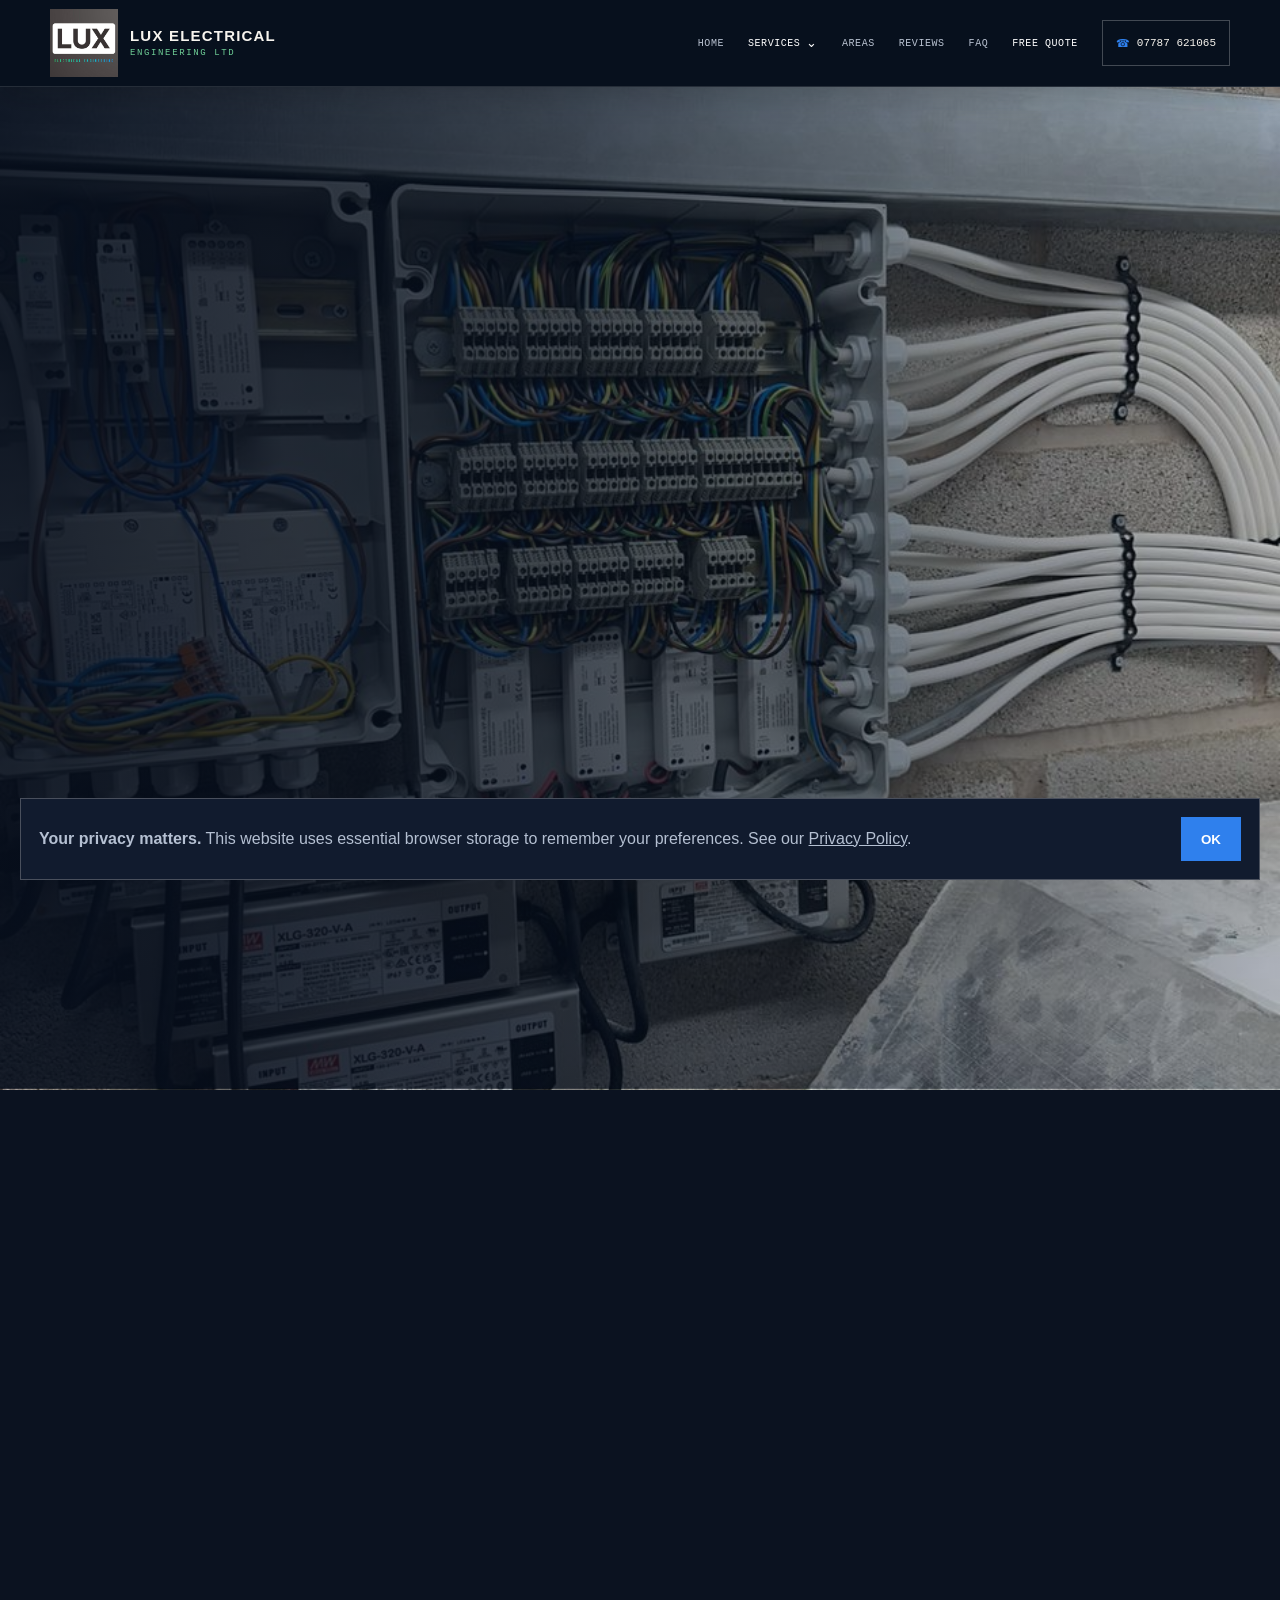
<file: commercial-electrician.html>
<!DOCTYPE html>

<html lang="en-GB">
<head>
<!-- Google tag (gtag.js) -->
<script async src="https://www.googletagmanager.com/gtag/js?id=AW-18496329425"></script>
<script>window.dataLayer=window.dataLayer||[];function gtag(){dataLayer.push(arguments)}gtag('js',new Date());gtag('config','AW-18496329425');</script>

<meta charset="utf-8"/>
<meta content="width=device-width,initial-scale=1" name="viewport"/>
<title>Commercial Electrician Macclesfield &amp; Cheshire | LUX Electrical</title>
<meta content="Commercial electrician serving Macclesfield and Cheshire. Electrical installations, lighting, power distribution and containment for commercial premises. Free quotes." name="description"/>
<meta content="index, follow, max-image-preview:large" name="robots"/>
<meta content="#0B1220" name="theme-color"/>
<link href="https://lux-electrical-ltd.co.uk/commercial-electrician.html" rel="canonical"/>
<meta content="website" property="og:type"/>
<meta content="Commercial Electrician Macclesfield &amp; Cheshire | LUX Electrical" property="og:title"/>
<meta content="Commercial electrician serving Macclesfield and Cheshire. Electrical installations, lighting, power distribution and containment for commercial premises. Free quotes." property="og:description"/>
<meta content="https://lux-electrical-ltd.co.uk/commercial-electrician.html" property="og:url"/>
<meta content="https://lux-electrical-ltd.co.uk/wires.jpeg" property="og:image"/>
<script type="application/ld+json">{"@context":"https://schema.org","@graph":[{"@type":"Service","name":"Commercial Electrical Services","provider":{"@type":"Electrician","name":"LUX Electrical Engineering Ltd","url":"https://lux-electrical-ltd.co.uk/","telephone":"+447787621065"},"areaServed":["Macclesfield","Wilmslow","Cheshire","North West England"],"url":"https://lux-electrical-ltd.co.uk/commercial-electrician.html"},{"@type":"FAQPage","mainEntity":[{"@type":"Question","name":"Do you carry out electrical work in offices, shops and other commercial premises?","acceptedAnswer":{"@type":"Answer","text":"Yes, we undertake electrical work across a variety of commercial environments, including offices, retail units, workshops and other business premises. Whether you require additional power supplies, lighting upgrades, new circuits or a larger electrical installation, we provide professional solutions tailored to your property's needs."}},{"@type":"Question","name":"Do commercial properties require regular electrical inspections and testing?","acceptedAnswer":{"@type":"Answer","text":"Regular electrical inspections and testing help identify deterioration, damage and potential electrical hazards before they become more serious problems. The recommended inspection frequency depends on the type of premises, its use and the condition of the installation. Lux Electrical Engineering Ltd provides EICRs to assess the condition of electrical installations and identify any remedial work required."}},{"@type":"Question","name":"Can you carry out electrical work while minimising disruption to my business?","acceptedAnswer":{"@type":"Answer","text":"We understand the importance of keeping your business operating efficiently. Where practical, electrical work can be planned around your operating hours and site requirements to help minimise disruption. We discuss the scope of work, access arrangements and any necessary power interruptions in advance to help ensure the project is completed safely and efficiently."}}]}]}</script>
<style>
:root{--ink:#0B1220;--panel:#111B2E;--panel2:#16223A;--blue:#2F80ED;--mint:#6FCF97;--live:#39FF88;--paper:#F5F3ED;--slate:#B5C0D2;--dim:#9AA8BF;--line:rgba(237,234,226,.12);--strong:rgba(237,234,226,.25);--display:Arial,Helvetica,sans-serif;--mono:'SFMono-Regular',Consolas,'Liberation Mono',monospace;--body:Arial,Helvetica,sans-serif;--max:1120px}
*{box-sizing:border-box}html{scroll-behavior:smooth}body{margin:0;background:var(--ink);color:var(--paper);font-family:var(--body);line-height:1.65;-webkit-font-smoothing:antialiased}a{color:inherit}.wrap{max-width:var(--max);margin:auto;padding:0 28px}img{max-width:100%;display:block}:is(a,button,input,select,textarea):focus-visible{outline:2px solid var(--live);outline-offset:3px}
header{position:sticky;top:0;z-index:20;background:rgba(11,18,32,.96);border-bottom:1px solid var(--line)}.nav{min-height:78px;display:flex;align-items:center;justify-content:space-between;gap:20px}.brand{display:flex;align-items:center;gap:12px;text-decoration:none}.brand img{width:58px;height:58px;object-fit:contain}.brand b{font-size:15px;letter-spacing:.03em}.navlinks{display:flex;gap:18px;align-items:center;flex-wrap:wrap}.navlinks a{font:11px var(--mono);text-transform:uppercase;text-decoration:none;color:var(--slate);min-height:44px;display:inline-flex;align-items:center}.navlinks a:hover{color:var(--paper)}
.hero{padding:105px 0 90px;border-bottom:1px solid var(--line);background:radial-gradient(circle at 80% 20%,rgba(47,128,237,.2),transparent 35%)}.crumbs{font:11px var(--mono);color:var(--mint);text-transform:uppercase;margin-bottom:22px}.crumbs a{text-decoration:none}.hero h1{font:700 clamp(42px,7vw,76px)/1 var(--display);letter-spacing:-.035em;max-width:900px;margin:0 0 25px}.hero p{font-size:18px;color:var(--slate);max-width:720px;margin:0 0 32px}.actions{display:flex;gap:12px;flex-wrap:wrap}.btn{min-height:48px;padding:13px 22px;border:1px solid var(--blue);background:var(--blue);color:#fff;text-decoration:none;font:600 12px var(--mono);text-transform:uppercase;display:inline-flex;align-items:center;justify-content:center}.btn.alt{background:transparent;border-color:var(--strong)}
section{padding:80px 0;border-bottom:1px solid var(--line);content-visibility:auto;contain-intrinsic-size:700px}.eyebrow{font:12px var(--mono);color:var(--mint);letter-spacing:.12em;text-transform:uppercase;margin-bottom:15px}.head{font:600 clamp(28px,4vw,42px) var(--display);margin:0 0 18px}.lede{color:var(--slate);max-width:760px;margin:0 0 36px}.grid{display:grid;grid-template-columns:repeat(2,1fr);gap:18px}.card{background:var(--panel);border:1px solid var(--line);padding:26px}.card h3{margin:0 0 10px;font-size:19px}.card p{margin:0;color:var(--slate)}.areas{display:flex;flex-wrap:wrap;gap:10px}.chip{border:1px solid var(--strong);padding:9px 13px;font:11px var(--mono);text-transform:uppercase}.faq details{border-top:1px solid var(--line);padding:20px 0}.faq summary{cursor:pointer;font-weight:600;min-height:44px;display:flex;align-items:center}.faq p{color:var(--slate);margin:10px 0 0}
.quote{display:grid;grid-template-columns:1fr 1fr;gap:16px;background:var(--panel);border:1px solid var(--line);padding:28px}.field{display:flex;flex-direction:column;gap:7px}.field.full{grid-column:1/-1}.field label{font:11px var(--mono);text-transform:uppercase;color:var(--slate)}.field input,.field select,.field textarea{width:100%;min-height:48px;background:#0D1728;border:1px solid var(--strong);color:var(--paper);padding:12px;font:16px var(--body)}.field textarea{min-height:130px;resize:vertical}.quote .btn{grid-column:1/-1;cursor:pointer}
footer{padding:42px 0}.foot{display:flex;justify-content:space-between;gap:20px;flex-wrap:wrap;color:var(--slate);font:11px var(--mono)}.cookie-banner{position:fixed;z-index:50;left:20px;right:20px;bottom:20px;background:var(--panel);border:1px solid var(--strong);padding:18px;display:flex;align-items:center;justify-content:space-between;gap:18px}.cookie-banner p{margin:0;color:var(--slate)}.cookie-banner button{min-width:60px;min-height:44px;background:var(--blue);border:0;color:#fff;font-weight:700;cursor:pointer}
@media(max-width:760px){.navlinks a:not(.quote-link){display:none}.wrap{padding:0 20px}.hero{padding:75px 0}.grid,.quote{grid-template-columns:1fr}.field.full,.quote .btn{grid-column:auto}.cookie-banner{flex-direction:column;align-items:stretch}.actions .btn{width:100%}}

</style>
<style>
.hero{
  position:relative;
  isolation:isolate;
  background:
    linear-gradient(90deg,rgba(7,15,29,.96) 0%,rgba(7,15,29,.84) 48%,rgba(7,15,29,.50) 100%),
    url('wires.jpeg') center/cover no-repeat!important;
  min-height:610px;
  display:flex;
  align-items:center;
}
.hero:after{
  content:'';
  position:absolute;
  inset:0;
  z-index:-1;
  background:linear-gradient(180deg,rgba(11,18,32,.04),rgba(11,18,32,.30));
}
.hero .wrap{width:100%}
@media(max-width:760px){
  .hero{
    min-height:570px;
    background:
      linear-gradient(90deg,rgba(7,15,29,.94),rgba(7,15,29,.72)),
      url('wires.jpeg') center/cover no-repeat!important;
  }
}
</style>
<style>/* Service photo and detailed services */.lux-service-photo{margin:28px 0 34px;border:1px solid rgba(237,234,226,.2);border-radius:5px;overflow:hidden;background:#111b2e}.lux-service-photo img{display:block;width:100%;max-height:520px;object-fit:cover;object-position:center}.lux-service-photo figcaption{padding:10px 16px;color:#b5c0d2;font-size:12px}.lux-detail-grid{display:grid;grid-template-columns:repeat(2,minmax(0,1fr));gap:18px;margin-top:28px}.lux-detail-card{background:#111b2e;border:1px solid rgba(237,234,226,.14);padding:25px;border-radius:4px}.lux-detail-card h3{margin:0 0 10px;font-size:19px;color:#edeae2}.lux-detail-card p{margin:0;color:#b5c0d2;line-height:1.7}.lux-related{margin-top:30px;color:#b5c0d2}.lux-related a{color:#6fcf97}@media(max-width:680px){.lux-detail-grid{grid-template-columns:1fr}.lux-service-photo img{max-height:380px}}</style><style>
.hero.lux-photo-hero{position:relative;min-height:clamp(480px,70vh,680px);padding:90px 0;display:flex;align-items:center;isolation:isolate;background-image:linear-gradient(90deg,rgba(7,15,29,.90) 0%,rgba(7,15,29,.72) 45%,rgba(7,15,29,.26) 100%),var(--lux-hero-image)!important;background-position:center!important;background-size:cover!important;background-repeat:no-repeat!important}
.hero.lux-photo-hero .wrap{width:100%;position:relative;z-index:1}
.lux-photo-hero h1{max-width:790px;font-size:clamp(38px,5.8vw,72px);line-height:1.06;text-wrap:balance;text-shadow:0 3px 20px rgba(0,0,0,.35)}
.lux-photo-hero p{max-width:650px;font-size:clamp(16px,1.8vw,19px);color:#eef1f6;text-shadow:0 2px 12px rgba(0,0,0,.4)}
.lux-photo-hero .crumbs{color:#a9e9c3}
.lux-intro-section{padding:72px 0 65px}
.lux-intro-grid{display:grid;grid-template-columns:minmax(0,1fr) minmax(0,1fr);gap:50px;align-items:center}
.lux-intro-grid .lux-service-photo{margin:0}
.lux-intro-grid .lux-service-photo img{width:100%;height:360px;max-height:none;object-fit:cover}
.lux-intro-copy p{color:var(--slate);font-size:16px;line-height:1.8;margin:0}
@media(max-width:760px){.hero.lux-photo-hero{min-height:510px;padding:75px 0;background-image:linear-gradient(90deg,rgba(7,15,29,.91),rgba(7,15,29,.62)),var(--lux-hero-image)!important}.lux-intro-grid{grid-template-columns:1fr;gap:26px}.lux-intro-section{padding:55px 0}.lux-intro-grid .lux-service-photo img{height:290px}}
</style></head>
<body>
<div id="site-header"></div>
<main>
<section class="hero lux-photo-hero" style='--lux-hero-image:url("wires.jpeg")'><div class="wrap"><div class="crumbs"><a href="index.html">Home</a> / Commercial Electrical Services</div><h1>Commercial Electricians in Macclesfield</h1><p>Professional electrical installations, upgrades and maintenance for shops, offices and commercial premises across Cheshire.</p><div class="actions"><a class="btn" href="/#contact">Get a free quote</a><a class="btn alt" href="tel:+447787621065">Call 07787 621065</a></div></div></section><section aria-label="About this electrical service" class="lux-intro-section"><div class="wrap lux-intro-grid"><figure class="lux-service-photo"><img alt="LUX Electrical Engineering commercial project photograph" decoding="async" height="1200" src="commercial page.jpeg" width="900"/><figcaption>Electrical work by LUX Electrical Engineering</figcaption></figure><div class="lux-intro-copy"><div class="eyebrow">About this service</div><h2 class="head">Commercial Electricians in Macclesfield</h2><p>Looking for a reliable commercial electrician for your business? At LUX Electrical Engineering Ltd, we provide professional electrical services for commercial premises, helping businesses maintain safe, compliant and efficient electrical installations. Whether you require electrical installations, consumer unit upgrades, fault finding, maintenance or EICRs, we deliver high-quality workmanship tailored to your business needs. Proudly serving Macclesfield and the surrounding areas, we’re committed to providing dependable electrical solutions with a professional service you can trust.</p></div></div></section>
<section><div class="wrap"><div class="eyebrow">Commercial Electrical Services</div><h2 class="head">Electrical work built around your project.</h2><p class="lede">Clear communication, professional workmanship and a straightforward route from initial enquiry to completed electrical work.</p><div class="lux-detail-grid"><article class="lux-detail-card"><h3>Office installations</h3><p>Electrical installations for offices and workspaces.</p></article><article class="lux-detail-card"><h3>Retail &amp; showroom electrics</h3><p>Lighting and power for shops and showrooms.</p></article><article class="lux-detail-card"><h3>Commercial lighting</h3><p>New and upgraded lighting installations.</p></article><article class="lux-detail-card"><h3>Power distribution</h3><p>Distribution equipment and electrical power installations.</p></article><article class="lux-detail-card"><h3>Commercial refurbishments</h3><p>Electrical work for building alterations and refits.</p></article><article class="lux-detail-card"><h3>Warehouses &amp; facilities</h3><p>Electrical installations for warehouse and commercial spaces.</p></article><article class="lux-detail-card"><h3>Fault finding &amp; maintenance</h3><p>Identifying faults and maintaining commercial electrical installations.</p></article><article class="lux-detail-card"><h3>Commercial EICRs</h3><p>Inspection and testing with clear electrical condition reports.</p></article></div></div><p class="lux-related">Need an electrical safety report? <a href="eicr-macclesfield.html">Explore EICR testing in Macclesfield →</a></p></section>
<section><div class="wrap"><div class="eyebrow">Areas We Cover</div><h2 class="head">Serving Macclesfield and the wider area.</h2><p class="lede">LUX Electrical Engineering works across Macclesfield, Wilmslow, Cheshire and the North West. Larger projects can also be considered further afield.</p><div class="areas"><span class="chip">Macclesfield</span><span class="chip">Wilmslow</span><span class="chip">Cheshire</span><span class="chip">Manchester</span><span class="chip">North West</span></div></div></section>
<section class="faq"><div class="wrap"><div class="eyebrow">Frequently Asked Questions</div><h2 class="head">Questions about commercial electrical services.</h2><details><summary>Do you carry out electrical work in offices, shops and other commercial premises?</summary><p>Yes, we undertake electrical work across a variety of commercial environments, including offices, retail units, workshops and other business premises. Whether you require additional power supplies, lighting upgrades, new circuits or a larger electrical installation, we provide professional solutions tailored to your property's needs.</p></details><details><summary>Do commercial properties require regular electrical inspections and testing?</summary><p>Regular electrical inspections and testing help identify deterioration, damage and potential electrical hazards before they become more serious problems. The recommended inspection frequency depends on the type of premises, its use and the condition of the installation. Lux Electrical Engineering Ltd provides EICRs to assess the condition of electrical installations and identify any remedial work required.</p></details><details><summary>Can you carry out electrical work while minimising disruption to my business?</summary><p>We understand the importance of keeping your business operating efficiently. Where practical, electrical work can be planned around your operating hours and site requirements to help minimise disruption. We discuss the scope of work, access arrangements and any necessary power interruptions in advance to help ensure the project is completed safely and efficiently.</p></details></div></section>
<section id="quote"><div class="wrap"><div class="eyebrow">Free Quote</div><h2 class="head">Tell us about the work you need.</h2><p class="lede">Send LUX Electrical Engineering the details below and the team will get back to you.</p>
<form action="https://formsubmit.co/ffd7b2f1b29dc3fb949552e3f3773366" class="quote" method="POST">
<input name="_subject" type="hidden" value="New LUX Electrical quote request - Commercial Electrical Services"/>
<input name="_captcha" type="hidden" value="false"/>
<input name="_template" type="hidden" value="table"/>
<input name="_next" type="hidden" value="https://lux-electrical-ltd.co.uk/commercial-electrician.html?success=true#quote"/>
<input name="jobtype" type="hidden" value="Commercial"/>
<input autocomplete="off" name="_honey" style="display:none" tabindex="-1" type="text"/>
<div class="field"><label for="name">Name</label><input autocomplete="name" id="name" name="name" required=""/></div>
<div class="field"><label for="phone">Phone</label><input autocomplete="tel" id="phone" name="phone" required="" type="tel"/></div>
<div class="field full"><label for="email">Email</label><input autocomplete="email" id="email" name="email" required="" type="email"/></div>
<div class="field full"><label for="message">Tell us about the job</label><textarea id="message" name="message" required=""></textarea></div>
<button class="btn" type="submit">Send quote request</button>
</form></div></section>
</main>
<footer><div class="wrap foot"><span>© 2026 LUX Electrical Engineering Ltd</span><a href="privacy-policy.html">Privacy Policy</a><a href="tel:+447787621065">07787 621065</a></div></footer>
<div class="cookie-banner" id="cookie-banner"><p><strong>Your privacy matters.</strong> This website uses essential browser storage to remember your preferences. See our <a href="privacy-policy.html">Privacy Policy</a>.</p><button id="accept-cookies" type="button">OK</button></div>
<script>
const b=document.getElementById('cookie-banner'),ok=document.getElementById('accept-cookies');
function choice(){try{return localStorage.getItem('luxCookieChoice')}catch(e){return null}}
function save(){try{localStorage.setItem('luxCookieChoice','accepted')}catch(e){}}
if(choice()&&b)b.style.display='none';
if(ok)ok.addEventListener('click',()=>{save();if(b)b.style.display='none'});
</script>
<script defer="" src="header.js"></script>
</body></html>
</file>
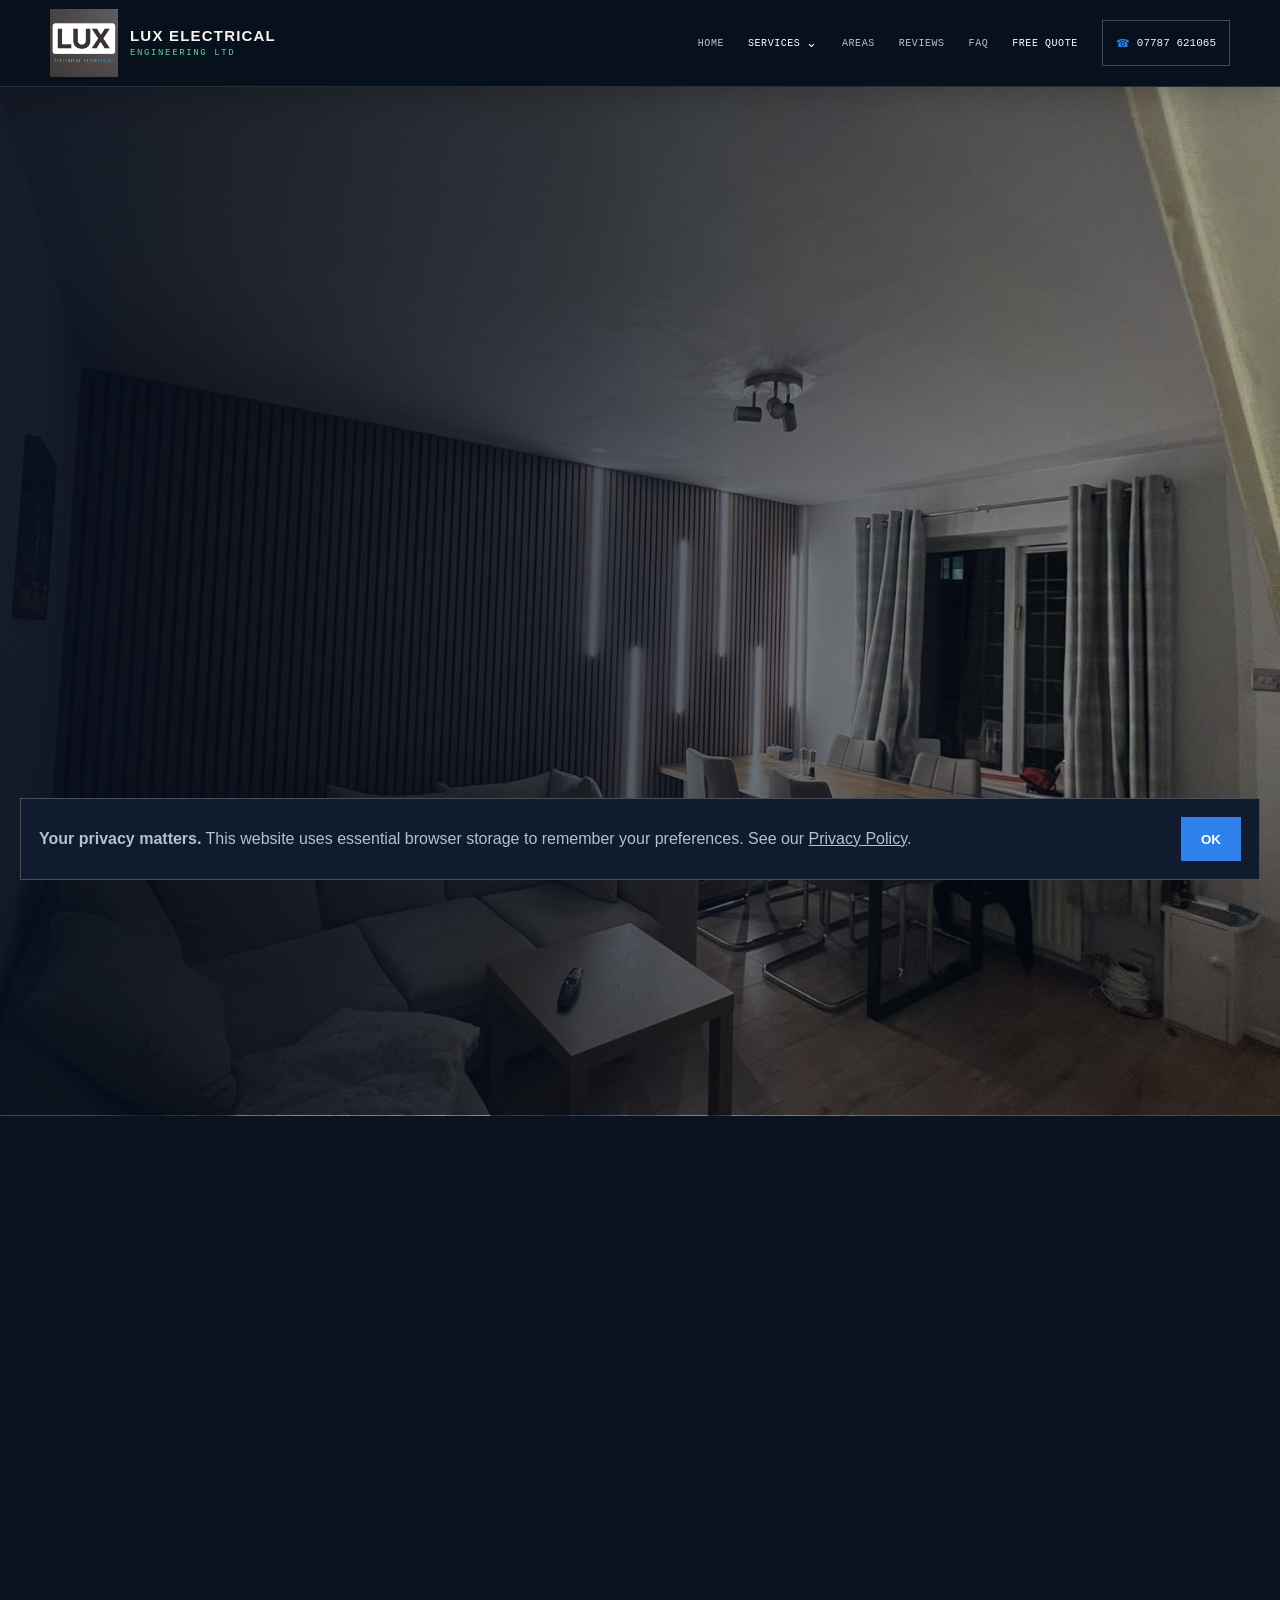
<file: domestic-electrician.html>
<!DOCTYPE html>

<html lang="en-GB">
<head>
<!-- Google tag (gtag.js) -->
<script async="" src="https://www.googletagmanager.com/gtag/js?id=AW-18496329425"></script>
<script>
  window.dataLayer = window.dataLayer || [];
  function gtag(){dataLayer.push(arguments);}
  gtag('js', new Date());

  gtag('config', 'AW-18496329425');
</script>
<meta charset="utf-8"/>
<meta content="width=device-width,initial-scale=1" name="viewport"/>
<title>Domestic Electrician Macclesfield | LUX Electrical Engineering</title>
<meta content="Domestic electrician in Macclesfield for lighting, sockets, electrical installations, refurbishments and home electrical work across Cheshire. Free quotes." name="description"/>
<meta content="index, follow, max-image-preview:large" name="robots"/>
<meta content="#0B1220" name="theme-color"/>
<link href="https://lux-electrical-ltd.co.uk/domestic-electrician.html" rel="canonical"/>
<meta content="website" property="og:type"/>
<meta content="Domestic Electrician Macclesfield | LUX Electrical Engineering" property="og:title"/>
<meta content="Domestic electrician in Macclesfield for lighting, sockets, electrical installations, refurbishments and home electrical work across Cheshire. Free quotes." property="og:description"/>
<meta content="https://lux-electrical-ltd.co.uk/domestic-electrician.html" property="og:url"/>
<meta content="https://lux-electrical-ltd.co.uk/lounge.jpg" property="og:image"/>
<script type="application/ld+json">{"@context":"https://schema.org","@graph":[{"@type":"Service","name":"Domestic Electrical Services","provider":{"@type":"Electrician","name":"LUX Electrical Engineering Ltd","url":"https://lux-electrical-ltd.co.uk/","telephone":"+447787621065"},"areaServed":["Macclesfield","Wilmslow","Cheshire","North West England"],"url":"https://lux-electrical-ltd.co.uk/domestic-electrician.html"},{"@type":"FAQPage","mainEntity":[{"@type":"Question","name":"How do I know if my home's electrics need upgrading?","acceptedAnswer":{"@type":"Answer","text":"Signs that your electrical installation may need attention include frequently tripping circuits, damaged sockets or switches, flickering lights, outdated fuse boxes and a lack of sockets for modern appliances. If your property has an older electrical installation, an Electrical Installation Condition Report (EICR) can help assess its condition and identify any defects or potential safety concerns."}},{"@type":"Question","name":"Do I need to upgrade my consumer unit when having new electrical work carried out?","acceptedAnswer":{"@type":"Answer","text":"Not always. Whether your consumer unit needs upgrading depends on the condition of your existing installation, the type of electrical work being undertaken and the protection available. We can assess your current installation and advise whether an upgrade is recommended to improve safety and accommodate your electrical requirements."}},{"@type":"Question","name":"How much does it cost to hire a domestic electrician?","acceptedAnswer":{"@type":"Answer","text":"The cost of hiring an electrician depends on the type and complexity of the work required, the materials involved and the time needed to complete the job. At Lux Electrical Engineering Ltd, we provide tailored quotations based on your requirements, with a focus on quality workmanship, safety and value for money. Contact us to discuss your project and arrange a quotation."}}]}]}</script>
<style>
:root{--ink:#0B1220;--panel:#111B2E;--panel2:#16223A;--blue:#2F80ED;--mint:#6FCF97;--live:#39FF88;--paper:#F5F3ED;--slate:#B5C0D2;--dim:#9AA8BF;--line:rgba(237,234,226,.12);--strong:rgba(237,234,226,.25);--display:Arial,Helvetica,sans-serif;--mono:'SFMono-Regular',Consolas,'Liberation Mono',monospace;--body:Arial,Helvetica,sans-serif;--max:1120px}
*{box-sizing:border-box}html{scroll-behavior:smooth}body{margin:0;background:var(--ink);color:var(--paper);font-family:var(--body);line-height:1.65;-webkit-font-smoothing:antialiased}a{color:inherit}.wrap{max-width:var(--max);margin:auto;padding:0 28px}img{max-width:100%;display:block}:is(a,button,input,select,textarea):focus-visible{outline:2px solid var(--live);outline-offset:3px}
header{position:sticky;top:0;z-index:20;background:rgba(11,18,32,.96);border-bottom:1px solid var(--line)}.nav{min-height:78px;display:flex;align-items:center;justify-content:space-between;gap:20px}.brand{display:flex;align-items:center;gap:12px;text-decoration:none}.brand img{width:58px;height:58px;object-fit:contain}.brand b{font-size:15px;letter-spacing:.03em}.navlinks{display:flex;gap:18px;align-items:center;flex-wrap:wrap}.navlinks a{font:11px var(--mono);text-transform:uppercase;text-decoration:none;color:var(--slate);min-height:44px;display:inline-flex;align-items:center}.navlinks a:hover{color:var(--paper)}
.hero{padding:105px 0 90px;border-bottom:1px solid var(--line);background:radial-gradient(circle at 80% 20%,rgba(47,128,237,.2),transparent 35%)}.crumbs{font:11px var(--mono);color:var(--mint);text-transform:uppercase;margin-bottom:22px}.crumbs a{text-decoration:none}.hero h1{font:700 clamp(42px,7vw,76px)/1 var(--display);letter-spacing:-.035em;max-width:900px;margin:0 0 25px}.hero p{font-size:18px;color:var(--slate);max-width:720px;margin:0 0 32px}.actions{display:flex;gap:12px;flex-wrap:wrap}.btn{min-height:48px;padding:13px 22px;border:1px solid var(--blue);background:var(--blue);color:#fff;text-decoration:none;font:600 12px var(--mono);text-transform:uppercase;display:inline-flex;align-items:center;justify-content:center}.btn.alt{background:transparent;border-color:var(--strong)}
section{padding:80px 0;border-bottom:1px solid var(--line);content-visibility:auto;contain-intrinsic-size:700px}.eyebrow{font:12px var(--mono);color:var(--mint);letter-spacing:.12em;text-transform:uppercase;margin-bottom:15px}.head{font:600 clamp(28px,4vw,42px) var(--display);margin:0 0 18px}.lede{color:var(--slate);max-width:760px;margin:0 0 36px}.grid{display:grid;grid-template-columns:repeat(2,1fr);gap:18px}.card{background:var(--panel);border:1px solid var(--line);padding:26px}.card h3{margin:0 0 10px;font-size:19px}.card p{margin:0;color:var(--slate)}.areas{display:flex;flex-wrap:wrap;gap:10px}.chip{border:1px solid var(--strong);padding:9px 13px;font:11px var(--mono);text-transform:uppercase}.faq details{border-top:1px solid var(--line);padding:20px 0}.faq summary{cursor:pointer;font-weight:600;min-height:44px;display:flex;align-items:center}.faq p{color:var(--slate);margin:10px 0 0}
.quote{display:grid;grid-template-columns:1fr 1fr;gap:16px;background:var(--panel);border:1px solid var(--line);padding:28px}.field{display:flex;flex-direction:column;gap:7px}.field.full{grid-column:1/-1}.field label{font:11px var(--mono);text-transform:uppercase;color:var(--slate)}.field input,.field select,.field textarea{width:100%;min-height:48px;background:#0D1728;border:1px solid var(--strong);color:var(--paper);padding:12px;font:16px var(--body)}.field textarea{min-height:130px;resize:vertical}.quote .btn{grid-column:1/-1;cursor:pointer}
footer{padding:42px 0}.foot{display:flex;justify-content:space-between;gap:20px;flex-wrap:wrap;color:var(--slate);font:11px var(--mono)}.cookie-banner{position:fixed;z-index:50;left:20px;right:20px;bottom:20px;background:var(--panel);border:1px solid var(--strong);padding:18px;display:flex;align-items:center;justify-content:space-between;gap:18px}.cookie-banner p{margin:0;color:var(--slate)}.cookie-banner button{min-width:60px;min-height:44px;background:var(--blue);border:0;color:#fff;font-weight:700;cursor:pointer}
@media(max-width:760px){.navlinks a:not(.quote-link){display:none}.wrap{padding:0 20px}.hero{padding:75px 0}.grid,.quote{grid-template-columns:1fr}.field.full,.quote .btn{grid-column:auto}.cookie-banner{flex-direction:column;align-items:stretch}.actions .btn{width:100%}}

</style>
<style>
.hero{
  position:relative;
  isolation:isolate;
  background:
    linear-gradient(90deg,rgba(7,15,29,.96) 0%,rgba(7,15,29,.84) 48%,rgba(7,15,29,.50) 100%),
    url('lounge.jpg') center/cover no-repeat!important;
  min-height:610px;
  display:flex;
  align-items:center;
}
.hero:after{
  content:'';
  position:absolute;
  inset:0;
  z-index:-1;
  background:linear-gradient(180deg,rgba(11,18,32,.04),rgba(11,18,32,.30));
}
.hero .wrap{width:100%}
@media(max-width:760px){
  .hero{
    min-height:570px;
    background:
      linear-gradient(90deg,rgba(7,15,29,.94),rgba(7,15,29,.72)),
      url('lounge.jpg') center/cover no-repeat!important;
  }
}
</style>
<style>/* Service photo and detailed services */.lux-service-photo{margin:28px 0 34px;border:1px solid rgba(237,234,226,.2);border-radius:5px;overflow:hidden;background:#111b2e}.lux-service-photo img{display:block;width:100%;max-height:520px;object-fit:cover;object-position:center}.lux-service-photo figcaption{padding:10px 16px;color:#b5c0d2;font-size:12px}.lux-detail-grid{display:grid;grid-template-columns:repeat(2,minmax(0,1fr));gap:18px;margin-top:28px}.lux-detail-card{background:#111b2e;border:1px solid rgba(237,234,226,.14);padding:25px;border-radius:4px}.lux-detail-card h3{margin:0 0 10px;font-size:19px;color:#edeae2}.lux-detail-card p{margin:0;color:#b5c0d2;line-height:1.7}.lux-related{margin-top:30px;color:#b5c0d2}.lux-related a{color:#6fcf97}@media(max-width:680px){.lux-detail-grid{grid-template-columns:1fr}.lux-service-photo img{max-height:380px}}</style><style>
/* LUX illustrated service breakdowns */
.lux-detail-card{position:relative;transition:border-color .2s,transform .2s;}
.lux-detail-card:hover{border-color:rgba(111,207,151,.48);transform:translateY(-2px)}
.lux-card-icon{display:inline-flex;width:52px;height:52px;align-items:center;justify-content:center;margin-bottom:17px;border:1px solid rgba(111,207,151,.32);border-radius:12px;background:rgba(111,207,151,.09);color:#6fcf97}
.lux-card-icon svg{width:27px;height:27px}
.lux-quote-cta{padding:66px 0;text-align:center;border-top:1px solid rgba(237,234,226,.12)}
.lux-quote-cta .lede{margin:0 auto 25px}
.lux-quote-cta .actions{justify-content:center;display:flex;gap:14px;flex-wrap:wrap}
@media(max-width:600px){.lux-quote-cta .actions{flex-direction:column;align-items:stretch}.lux-quote-cta .btn{justify-content:center}}
</style><style>
/* Photographic service hero, inspired by the supplied example */
.hero.lux-photo-hero{min-height:clamp(480px,70vh,680px);padding:90px 0;display:flex;align-items:center;isolation:isolate;background-image:linear-gradient(90deg,rgba(7,15,29,.90) 0%,rgba(7,15,29,.72) 45%,rgba(7,15,29,.26) 100%),var(--lux-hero-image)!important;background-position:center!important;background-size:cover!important;background-repeat:no-repeat!important}
.hero.lux-photo-hero:after{pointer-events:none}
.lux-photo-hero .wrap{width:100%;position:relative;z-index:1}
.lux-photo-hero h1{max-width:790px;font-size:clamp(38px,5.8vw,72px);line-height:1.06;text-wrap:balance;text-shadow:0 3px 20px rgba(0,0,0,.35)}
.lux-photo-hero p{max-width:650px;font-size:clamp(16px,1.8vw,19px);color:#eef1f6;text-shadow:0 2px 12px rgba(0,0,0,.4)}
.lux-photo-hero .crumbs{color:#a9e9c3}
.lux-photo-hero .btn{font-size:12px}
.lux-intro-section{padding:72px 0 65px}
.lux-intro-grid{display:grid;grid-template-columns:minmax(0,1fr) minmax(0,1fr);gap:50px;align-items:center}
.lux-intro-grid .lux-service-photo{margin:0}
.lux-intro-grid .lux-service-photo img{width:100%;height:360px;max-height:none;object-fit:cover}
.lux-intro-copy p{color:var(--slate);font-size:16px;line-height:1.8;margin:0}
@media(max-width:760px){.hero.lux-photo-hero{min-height:510px;padding:75px 0;background-image:linear-gradient(90deg,rgba(7,15,29,.91),rgba(7,15,29,.62)),var(--lux-hero-image)!important}.lux-intro-grid{grid-template-columns:1fr;gap:26px}.lux-intro-section{padding:55px 0}.lux-intro-grid .lux-service-photo img{height:290px}}
</style></head>
<body>
<div id="site-header"></div>
<main>
<section class="hero lux-photo-hero" style='--lux-hero-image:url("lounge.jpg")'><div class="wrap"><div class="crumbs"><a href="index.html">Home</a> / Domestic Electrical Services</div><h1>Domestic Electricians in Macclesfield</h1><p>Reliable electrical installations, rewires, consumer unit upgrades and testing for homes across Macclesfield and Cheshire.</p><div class="actions"><a class="btn" href="/#contact">Get a free quote</a><a class="btn alt" href="tel:+447787621065">Call 07787 621065</a></div></div></section><section aria-label="About this electrical service" class="lux-intro-section"><div class="wrap lux-intro-grid"><figure class="lux-service-photo"><img alt="LUX Electrical Engineering domestic consumer unit installation" decoding="async" height="1200" src="domestic page.jpeg" width="900"/><figcaption>Electrical work by LUX Electrical Engineering</figcaption></figure><div class="lux-intro-copy"><div class="eyebrow">About this service</div><h2 class="head">Domestic Electricians in Macclesfield</h2><p>Looking for a reliable, trusted electrician for your home? At LUX Electrical Engineering Ltd, we provide professional electrical services to meet all your needs, whether you’re planning a full rewire, upgrading your consumer unit, installing an EV charger, or need an Electrical Installation Condition Report (EICR). We pride ourselves on delivering high-quality workmanship, excellent customer service, and safe, reliable electrical solutions. Proudly serving Macclesfield and the surrounding areas, we’re here to keep your home powered safely and efficiently.</p></div></div></section>
<section><div class="wrap"><div class="eyebrow">Domestic Electrical Services</div><h2 class="head">Electrical work built around your project.</h2><p class="lede">Clear communication, professional workmanship and a straightforward route from initial enquiry to completed electrical work.</p><div class="lux-detail-grid"><article class="lux-detail-card"><span aria-hidden="true" class="lux-card-icon"><svg fill="none" stroke="currentColor" stroke-linecap="round" stroke-linejoin="round" stroke-width="1.7" viewbox="0 0 24 24"><path d="M3 7h6v5h6v5h6M3 5v4M21 15v4"></path><circle cx="9" cy="12" r="2"></circle><circle cx="15" cy="17" r="2"></circle></svg></span><h3>Full &amp; partial rewiring</h3><p>Rewiring for home renovations, extensions and existing properties.</p></article><article class="lux-detail-card"><span aria-hidden="true" class="lux-card-icon"><svg fill="none" stroke="currentColor" stroke-linecap="round" stroke-linejoin="round" stroke-width="1.7" viewbox="0 0 24 24"><path d="m13 2-9 11h7l-1 9 10-12h-7z"></path></svg></span><h3>Consumer unit upgrades</h3><p>Upgrading consumer units to suit the electrical installation.</p></article><article class="lux-detail-card"><span aria-hidden="true" class="lux-card-icon"><svg fill="none" stroke="currentColor" stroke-linecap="round" stroke-linejoin="round" stroke-width="1.7" viewbox="0 0 24 24"><path d="M9 18h6M10 22h4M8 14a7 7 0 1 1 8 0c-1 1-1.5 2-1.5 4h-5C9.5 16 9 15 8 14Z"></path></svg></span><h3>Indoor lighting</h3><p>Installation of downlights, pendants and other indoor lighting.</p></article><article class="lux-detail-card"><span aria-hidden="true" class="lux-card-icon"><svg fill="none" stroke="currentColor" stroke-linecap="round" stroke-linejoin="round" stroke-width="1.7" viewbox="0 0 24 24"><path d="M9 18h6M10 22h4M8 14a7 7 0 1 1 8 0c-1 1-1.5 2-1.5 4h-5C9.5 16 9 15 8 14Z"></path></svg></span><h3>Outdoor &amp; security lighting</h3><p>Garden, driveway, exterior and security lighting.</p></article><article class="lux-detail-card"><span aria-hidden="true" class="lux-card-icon"><svg fill="none" stroke="currentColor" stroke-linecap="round" stroke-linejoin="round" stroke-width="1.7" viewbox="0 0 24 24"><path d="M8 3v6M16 3v6M7 9h10v3a5 5 0 0 1-10 0zM12 17v5"></path></svg></span><h3>Sockets &amp; switches</h3><p>Installing and upgrading electrical sockets and switches.</p></article><article class="lux-detail-card"><span aria-hidden="true" class="lux-card-icon"><svg fill="none" stroke="currentColor" stroke-linecap="round" stroke-linejoin="round" stroke-width="1.7" viewbox="0 0 24 24"><path d="M20 7a6 6 0 0 1-8 7l-7 7-3-3 7-7a6 6 0 0 1 7-8l-4 4 3 3z"></path></svg></span><h3>Electrical fault finding</h3><p>Investigating electrical faults and identifying appropriate repairs.</p></article><article class="lux-detail-card"><span aria-hidden="true" class="lux-card-icon"><svg fill="none" stroke="currentColor" stroke-linecap="round" stroke-linejoin="round" stroke-width="1.7" viewbox="0 0 24 24"><path d="m3 10 9-7 9 7v10a1 1 0 0 1-1 1H4a1 1 0 0 1-1-1z"></path><path d="M9 21v-8h6v8"></path></svg></span><h3>Home renovation electrics</h3><p>Electrical alterations and installations during refurbishments.</p></article><article class="lux-detail-card"><span aria-hidden="true" class="lux-card-icon"><svg fill="none" stroke="currentColor" stroke-linecap="round" stroke-linejoin="round" stroke-width="1.7" viewbox="0 0 24 24"><rect height="18" rx="2" width="14" x="5" y="4"></rect><path d="M9 4V2h6v2M9 11h6M9 15h6"></path></svg></span><h3>Domestic EICRs</h3><p>Electrical installation condition reports for homes and rental properties.</p></article></div></div><p class="lux-related">Need an electrical safety report? <a href="eicr-macclesfield.html">Explore EICR testing in Macclesfield →</a></p></section>
<section><div class="wrap"><div class="eyebrow">Areas We Cover</div><h2 class="head">Serving Macclesfield and the wider area.</h2><p class="lede">LUX Electrical Engineering works across Macclesfield, Wilmslow, Cheshire and the North West. Larger projects can also be considered further afield.</p><div class="areas"><span class="chip">Macclesfield</span><span class="chip">Wilmslow</span><span class="chip">Cheshire</span><span class="chip">Manchester</span><span class="chip">North West</span></div></div></section>
<section class="faq"><div class="wrap"><div class="eyebrow">Frequently Asked Questions</div><h2 class="head">Questions about domestic electrical services.</h2><details><summary>How do I know if my home's electrics need upgrading?</summary><p>Signs that your electrical installation may need attention include frequently tripping circuits, damaged sockets or switches, flickering lights, outdated fuse boxes and a lack of sockets for modern appliances. If your property has an older electrical installation, an Electrical Installation Condition Report (EICR) can help assess its condition and identify any defects or potential safety concerns.</p></details><details><summary>Do I need to upgrade my consumer unit when having new electrical work carried out?</summary><p>Not always. Whether your consumer unit needs upgrading depends on the condition of your existing installation, the type of electrical work being undertaken and the protection available. We can assess your current installation and advise whether an upgrade is recommended to improve safety and accommodate your electrical requirements.</p></details><details><summary>How much does it cost to hire a domestic electrician?</summary><p>The cost of hiring an electrician depends on the type and complexity of the work required, the materials involved and the time needed to complete the job. At Lux Electrical Engineering Ltd, we provide tailored quotations based on your requirements, with a focus on quality workmanship, safety and value for money. Contact us to discuss your project and arrange a quotation.</p></details></div></section>
<section aria-labelledby="lux-quote-heading" class="lux-quote-cta"><div class="wrap"><div class="eyebrow">Get in touch</div><h2 class="head" id="lux-quote-heading">Ready to discuss your electrical project?</h2><p class="lede">Tell us what you need and we’ll get back to you with a free, no-obligation quote.</p><div class="actions"><a class="btn" href="/#contact">Get a free quote →</a><a class="btn alt" href="tel:+447787621065">Call 07787 621065</a></div></div></section></main>
<footer><div class="wrap foot"><span>© 2026 LUX Electrical Engineering Ltd</span><a href="privacy-policy.html">Privacy Policy</a><a href="tel:+447787621065">07787 621065</a></div></footer>
<div class="cookie-banner" id="cookie-banner"><p><strong>Your privacy matters.</strong> This website uses essential browser storage to remember your preferences. See our <a href="privacy-policy.html">Privacy Policy</a>.</p><button id="accept-cookies" type="button">OK</button></div>
<script>
const b=document.getElementById('cookie-banner'),ok=document.getElementById('accept-cookies');
function choice(){try{return localStorage.getItem('luxCookieChoice')}catch(e){return null}}
function save(){try{localStorage.setItem('luxCookieChoice','accepted')}catch(e){}}
if(choice()&&b)b.style.display='none';
if(ok)ok.addEventListener('click',()=>{save();if(b)b.style.display='none'});
</script>
<script defer="" src="header.js"></script>
</body></html>
</file>
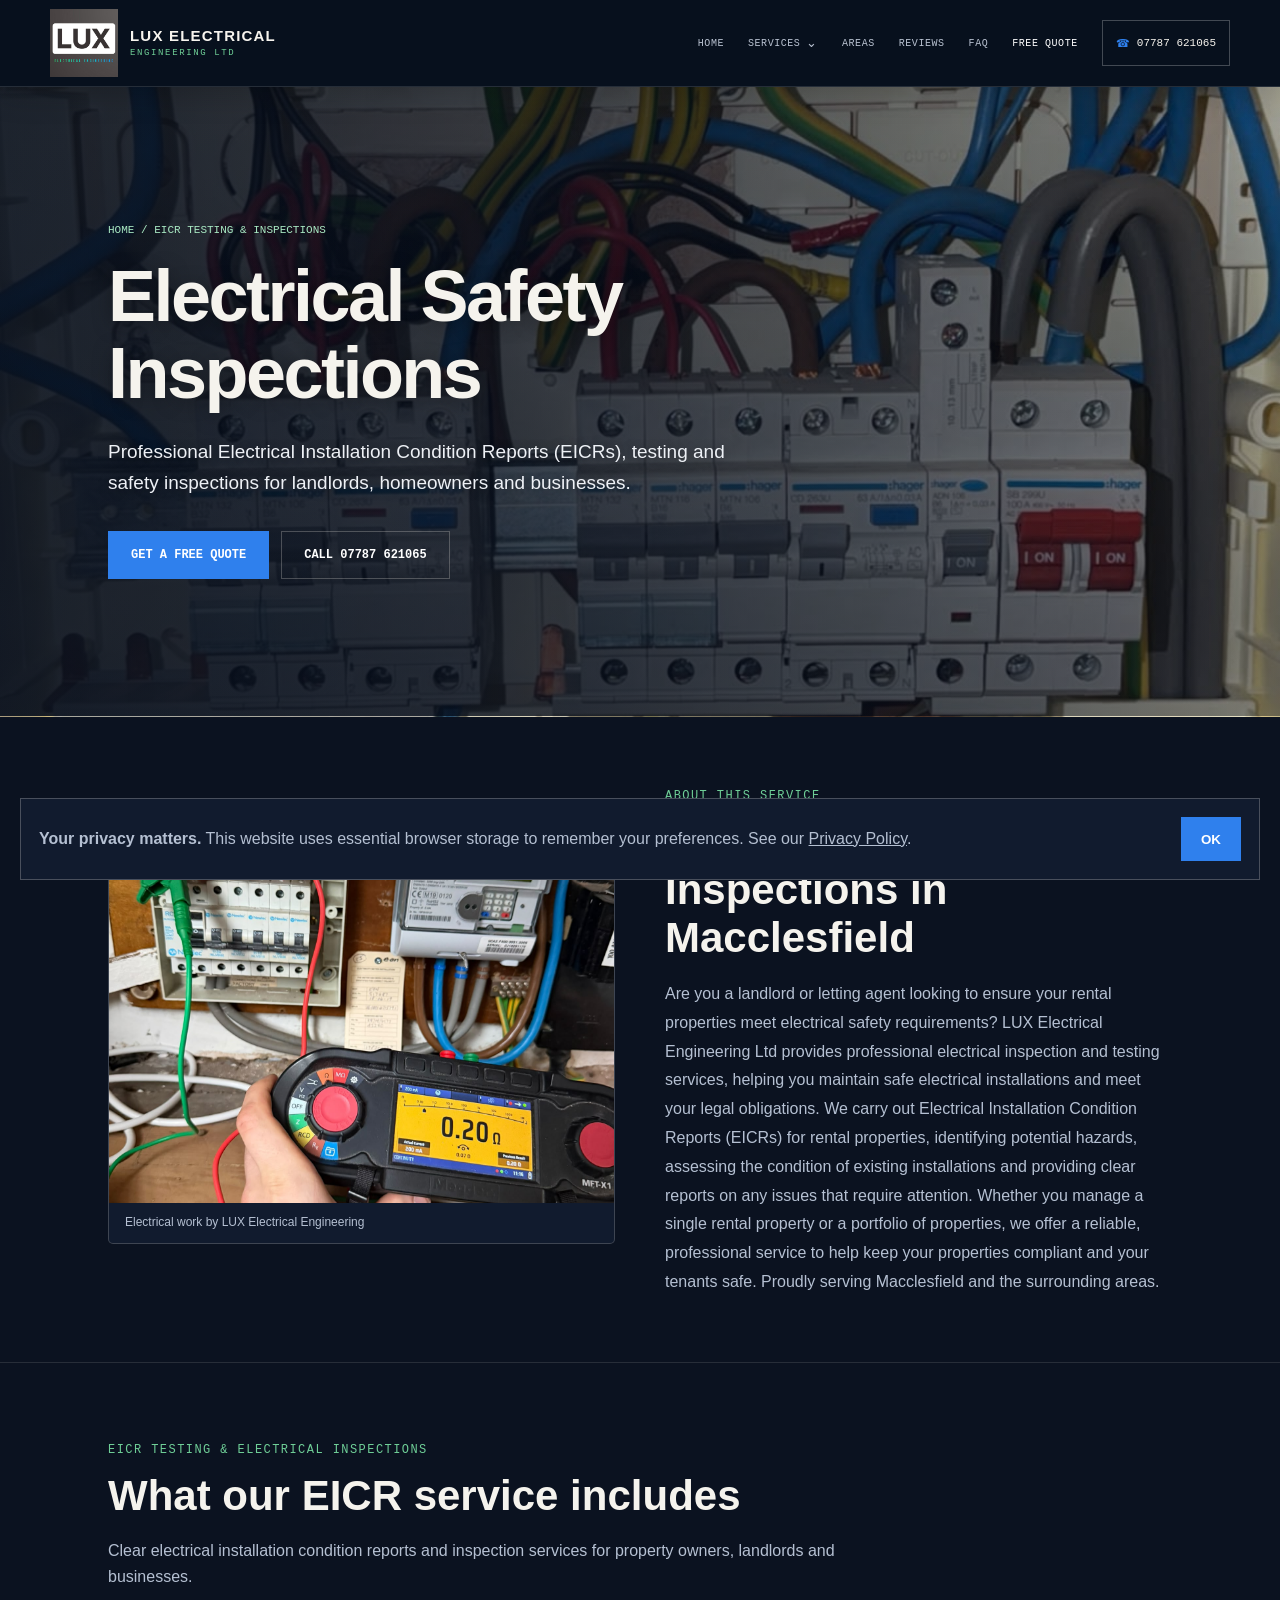
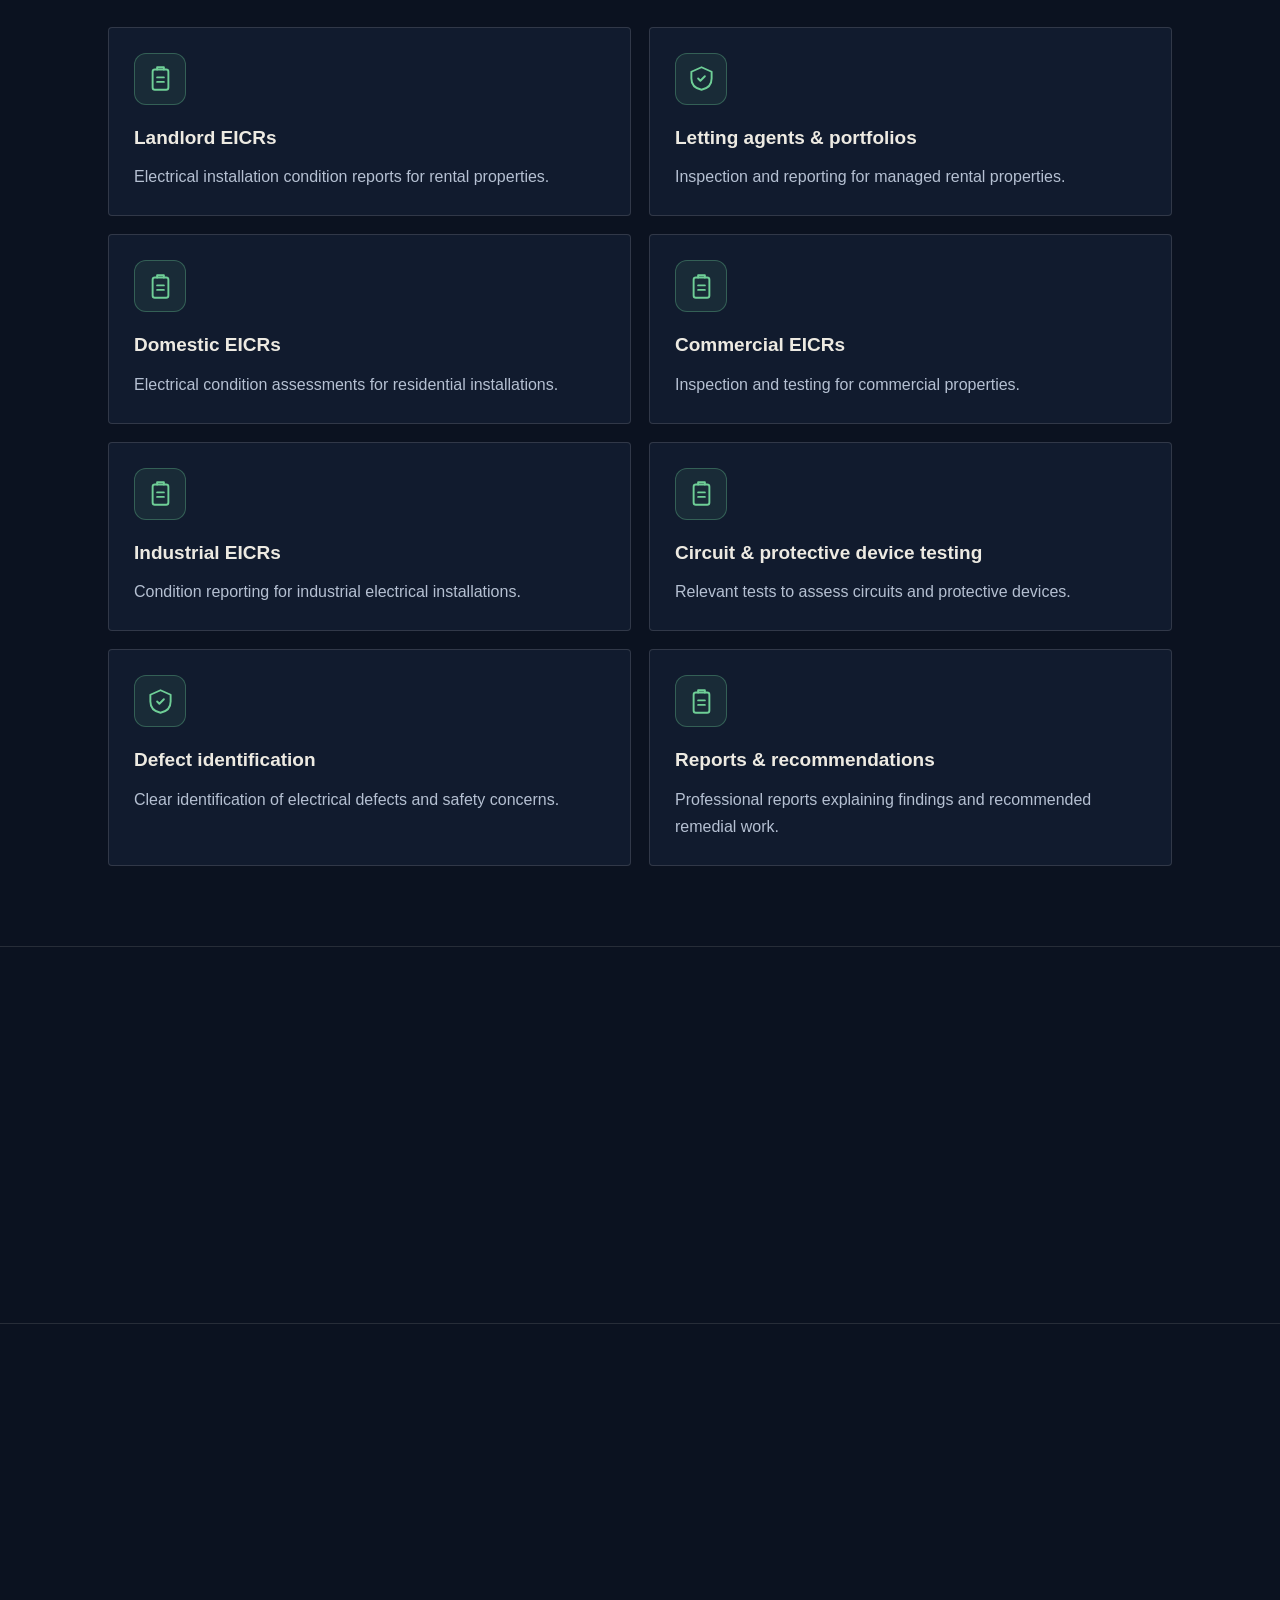
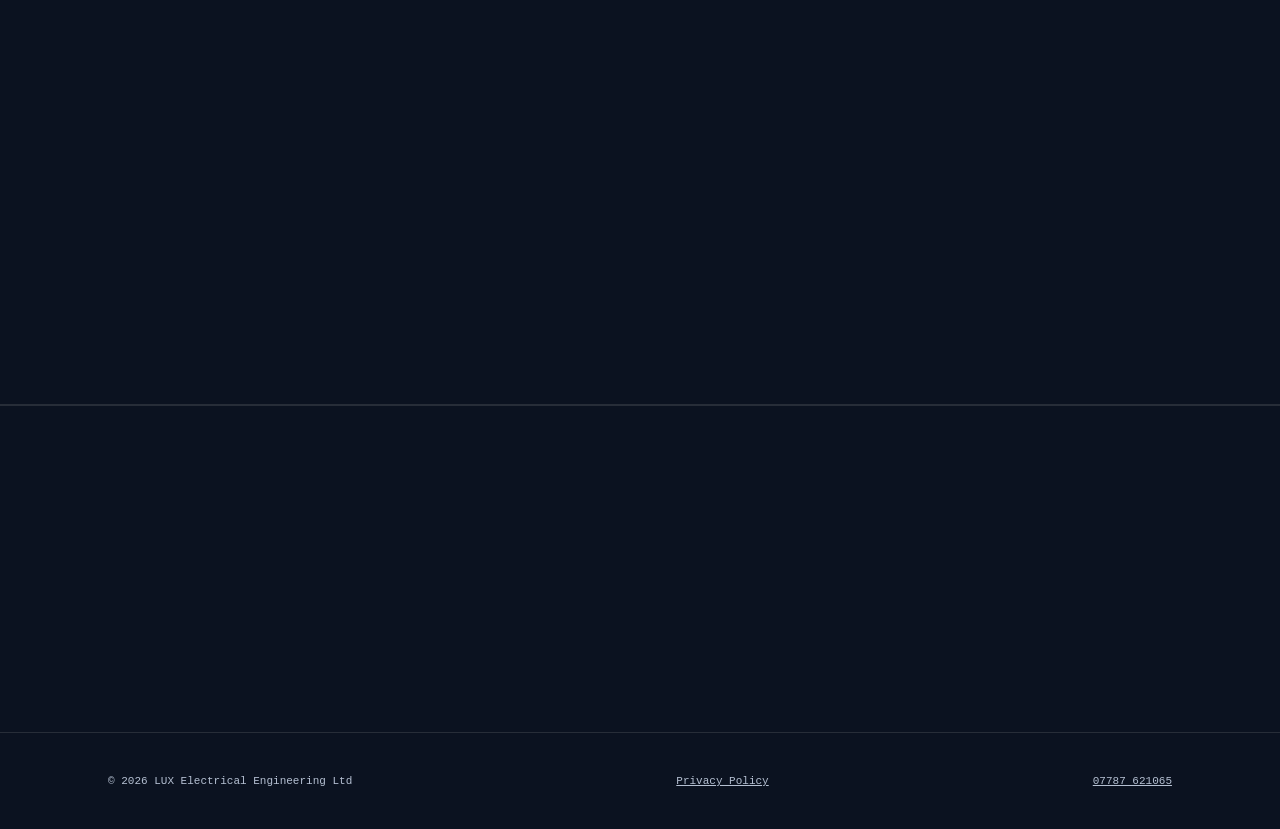
<file: eicr-macclesfield.html>
<!DOCTYPE html>

<html lang="en-GB">
<head>
<!-- Google tag (gtag.js) -->
<script async="" src="https://www.googletagmanager.com/gtag/js?id=AW-18496329425"></script>
<script>
  window.dataLayer = window.dataLayer || [];
  function gtag(){dataLayer.push(arguments);}
  gtag('js', new Date());

  gtag('config', 'AW-18496329425');
</script>
<meta charset="utf-8"/>
<meta content="width=device-width,initial-scale=1" name="viewport"/>
<title>Electrical Safety Inspections Macclesfield | LUX Electrical Engineering</title>
<meta content="Electrical Installation Condition Reports (EICRs) for landlords, domestic, commercial and industrial properties in Macclesfield and Cheshire." name="description"/>
<meta content="index, follow, max-image-preview:large" name="robots"/>
<meta content="#0B1220" name="theme-color"/>
<link href="https://lux-electrical-ltd.co.uk/eicr-macclesfield.html" rel="canonical"/>
<meta content="website" property="og:type"/>
<meta content="Electrical Safety Inspections Macclesfield | LUX Electrical Engineering" property="og:title"/>
<meta content="Professional EICR electrical inspections and condition reports for properties in Macclesfield." property="og:description"/>
<meta content="https://lux-electrical-ltd.co.uk/eicr-macclesfield.html" property="og:url"/>
<meta content="https://lux-electrical-ltd.co.uk/lounge.jpg" property="og:image"/>
<script type="application/ld+json">{"@context":"https://schema.org","@graph":[{"@type":"Service","name":"EICR Testing & Electrical Installation Condition Reports","provider":{"@type":"Electrician","name":"LUX Electrical Engineering Ltd","url":"https://lux-electrical-ltd.co.uk/","telephone":"+447787621065"},"areaServed":["Macclesfield","Wilmslow","Cheshire","North West England"],"url":"https://lux-electrical-ltd.co.uk/eicr-macclesfield.html"},{"@type":"FAQPage","mainEntity":[{"@type":"Question","name":"What is an Electrical Installation Condition Report (EICR)?","acceptedAnswer":{"@type":"Answer","text":"An Electrical Installation Condition Report (EICR) is a detailed inspection and test of a property's fixed electrical installation. It assesses the condition of wiring, sockets, switches, consumer units, earthing and protective devices to identify damage, deterioration, defects and potential safety risks. Lux Electrical Engineering Ltd provides professional EICR services for domestic, commercial and industrial properties."}},{"@type":"Question","name":"How often should an EICR be carried out?","acceptedAnswer":{"@type":"Answer","text":"The recommended frequency depends on the type of property, its use and the condition of the electrical installation. As a general guide, domestic owner-occupied properties are often inspected every 10 years, while rented homes are generally inspected at least every 5 years or sooner if specified in the previous report. Commercial and industrial properties may require more frequent inspections depending on their environment and usage."}},{"@type":"Question","name":"How long does an EICR take to complete?","acceptedAnswer":{"@type":"Answer","text":"The time required depends on the size of the property, the number of circuits and the complexity of the electrical installation. A typical domestic inspection may take a few hours, while larger homes and commercial or industrial premises can take considerably longer. We can provide a more accurate estimate once we understand the property and its electrical installation."}},{"@type":"Question","name":"What happens if my EICR is unsatisfactory?","acceptedAnswer":{"@type":"Answer","text":"An unsatisfactory EICR means that one or more issues have been identified that require attention. These may include potentially dangerous defects, inadequate earthing or bonding, or problems with protective devices. Your report will identify the relevant observations and their classifications, helping you understand what remedial work is required. Lux Electrical Engineering Ltd can discuss the findings with you and provide a quotation for any necessary remedial work."}},{"@type":"Question","name":"Do landlords legally need an EICR for rental properties?","acceptedAnswer":{"@type":"Answer","text":"In England, landlords are generally required to have the electrical installations in their rented properties inspected and tested by a qualified person at least every five years, or sooner if the report specifies. Landlords must obtain a report, provide it to existing tenants within the required timeframe and supply it to new tenants before occupation. Where the report identifies further investigative or remedial work, the applicable legal requirements and deadlines must also be met."}}]}]}</script>
<style>
:root{--ink:#0B1220;--panel:#111B2E;--panel2:#16223A;--blue:#2F80ED;--mint:#6FCF97;--live:#39FF88;--paper:#F5F3ED;--slate:#B5C0D2;--dim:#9AA8BF;--line:rgba(237,234,226,.12);--strong:rgba(237,234,226,.25);--display:Arial,Helvetica,sans-serif;--mono:'SFMono-Regular',Consolas,'Liberation Mono',monospace;--body:Arial,Helvetica,sans-serif;--max:1120px}
*{box-sizing:border-box}html{scroll-behavior:smooth}body{margin:0;background:var(--ink);color:var(--paper);font-family:var(--body);line-height:1.65;-webkit-font-smoothing:antialiased}a{color:inherit}.wrap{max-width:var(--max);margin:auto;padding:0 28px}img{max-width:100%;display:block}:is(a,button,input,select,textarea):focus-visible{outline:2px solid var(--live);outline-offset:3px}
header{position:sticky;top:0;z-index:20;background:rgba(11,18,32,.96);border-bottom:1px solid var(--line)}.nav{min-height:78px;display:flex;align-items:center;justify-content:space-between;gap:20px}.brand{display:flex;align-items:center;gap:12px;text-decoration:none}.brand img{width:58px;height:58px;object-fit:contain}.brand b{font-size:15px;letter-spacing:.03em}.navlinks{display:flex;gap:18px;align-items:center;flex-wrap:wrap}.navlinks a{font:11px var(--mono);text-transform:uppercase;text-decoration:none;color:var(--slate);min-height:44px;display:inline-flex;align-items:center}.navlinks a:hover{color:var(--paper)}
.hero{padding:105px 0 90px;border-bottom:1px solid var(--line);background:radial-gradient(circle at 80% 20%,rgba(47,128,237,.2),transparent 35%)}.crumbs{font:11px var(--mono);color:var(--mint);text-transform:uppercase;margin-bottom:22px}.crumbs a{text-decoration:none}.hero h1{font:700 clamp(42px,7vw,76px)/1 var(--display);letter-spacing:-.035em;max-width:900px;margin:0 0 25px}.hero p{font-size:18px;color:var(--slate);max-width:720px;margin:0 0 32px}.actions{display:flex;gap:12px;flex-wrap:wrap}.btn{min-height:48px;padding:13px 22px;border:1px solid var(--blue);background:var(--blue);color:#fff;text-decoration:none;font:600 12px var(--mono);text-transform:uppercase;display:inline-flex;align-items:center;justify-content:center}.btn.alt{background:transparent;border-color:var(--strong)}
section{padding:80px 0;border-bottom:1px solid var(--line);content-visibility:auto;contain-intrinsic-size:700px}.eyebrow{font:12px var(--mono);color:var(--mint);letter-spacing:.12em;text-transform:uppercase;margin-bottom:15px}.head{font:600 clamp(28px,4vw,42px) var(--display);margin:0 0 18px}.lede{color:var(--slate);max-width:760px;margin:0 0 36px}.grid{display:grid;grid-template-columns:repeat(2,1fr);gap:18px}.card{background:var(--panel);border:1px solid var(--line);padding:26px}.card h3{margin:0 0 10px;font-size:19px}.card p{margin:0;color:var(--slate)}.areas{display:flex;flex-wrap:wrap;gap:10px}.chip{border:1px solid var(--strong);padding:9px 13px;font:11px var(--mono);text-transform:uppercase}.faq details{border-top:1px solid var(--line);padding:20px 0}.faq summary{cursor:pointer;font-weight:600;min-height:44px;display:flex;align-items:center}.faq p{color:var(--slate);margin:10px 0 0}
.quote{display:grid;grid-template-columns:1fr 1fr;gap:16px;background:var(--panel);border:1px solid var(--line);padding:28px}.field{display:flex;flex-direction:column;gap:7px}.field.full{grid-column:1/-1}.field label{font:11px var(--mono);text-transform:uppercase;color:var(--slate)}.field input,.field select,.field textarea{width:100%;min-height:48px;background:#0D1728;border:1px solid var(--strong);color:var(--paper);padding:12px;font:16px var(--body)}.field textarea{min-height:130px;resize:vertical}.quote .btn{grid-column:1/-1;cursor:pointer}
footer{padding:42px 0}.foot{display:flex;justify-content:space-between;gap:20px;flex-wrap:wrap;color:var(--slate);font:11px var(--mono)}.cookie-banner{position:fixed;z-index:50;left:20px;right:20px;bottom:20px;background:var(--panel);border:1px solid var(--strong);padding:18px;display:flex;align-items:center;justify-content:space-between;gap:18px}.cookie-banner p{margin:0;color:var(--slate)}.cookie-banner button{min-width:60px;min-height:44px;background:var(--blue);border:0;color:#fff;font-weight:700;cursor:pointer}
@media(max-width:760px){.navlinks a:not(.quote-link){display:none}.wrap{padding:0 20px}.hero{padding:75px 0}.grid,.quote{grid-template-columns:1fr}.field.full,.quote .btn{grid-column:auto}.cookie-banner{flex-direction:column;align-items:stretch}.actions .btn{width:100%}}

</style>
<style>
.hero{
  position:relative;
  isolation:isolate;
  background:
    linear-gradient(90deg,rgba(7,15,29,.96) 0%,rgba(7,15,29,.84) 48%,rgba(7,15,29,.50) 100%),
    url('eicr homepage.jpeg') center/cover no-repeat!important;
  min-height:610px;
  display:flex;
  align-items:center;
}
.hero:after{
  content:'';
  position:absolute;
  inset:0;
  z-index:-1;
  background:linear-gradient(180deg,rgba(11,18,32,.04),rgba(11,18,32,.30));
}
.hero .wrap{width:100%}
@media(max-width:760px){
  .hero{
    min-height:570px;
    background:
      linear-gradient(90deg,rgba(7,15,29,.94),rgba(7,15,29,.72)),
      url('eicr homepage.jpeg') center/cover no-repeat!important;
  }
}
</style>
<style>/* Service photo and detailed services */.lux-service-photo{margin:28px 0 34px;border:1px solid rgba(237,234,226,.2);border-radius:5px;overflow:hidden;background:#111b2e}.lux-service-photo img{display:block;width:100%;max-height:520px;object-fit:cover;object-position:center}.lux-service-photo figcaption{padding:10px 16px;color:#b5c0d2;font-size:12px}.lux-detail-grid{display:grid;grid-template-columns:repeat(2,minmax(0,1fr));gap:18px;margin-top:28px}.lux-detail-card{background:#111b2e;border:1px solid rgba(237,234,226,.14);padding:25px;border-radius:4px}.lux-detail-card h3{margin:0 0 10px;font-size:19px;color:#edeae2}.lux-detail-card p{margin:0;color:#b5c0d2;line-height:1.7}.lux-related{margin-top:30px;color:#b5c0d2}.lux-related a{color:#6fcf97}@media(max-width:680px){.lux-detail-grid{grid-template-columns:1fr}.lux-service-photo img{max-height:380px}}</style><style>
/* LUX illustrated service breakdowns */
.lux-detail-card{position:relative;transition:border-color .2s,transform .2s;}
.lux-detail-card:hover{border-color:rgba(111,207,151,.48);transform:translateY(-2px)}
.lux-card-icon{display:inline-flex;width:52px;height:52px;align-items:center;justify-content:center;margin-bottom:17px;border:1px solid rgba(111,207,151,.32);border-radius:12px;background:rgba(111,207,151,.09);color:#6fcf97}
.lux-card-icon svg{width:27px;height:27px}
.lux-quote-cta{padding:66px 0;text-align:center;border-top:1px solid rgba(237,234,226,.12)}
.lux-quote-cta .lede{margin:0 auto 25px}
.lux-quote-cta .actions{justify-content:center;display:flex;gap:14px;flex-wrap:wrap}
@media(max-width:600px){.lux-quote-cta .actions{flex-direction:column;align-items:stretch}.lux-quote-cta .btn{justify-content:center}}
</style><style>
/* Keep the hero image behind the heading and show the project photo beneath. */
.hero{background-position:center 38%!important}
.hero .lux-service-photo{max-width:650px;margin:44px 0 0}
.hero .lux-service-photo img{max-height:360px;object-fit:cover;object-position:center 55%}
@media(max-width:760px){.hero{background-position:60% center!important}.hero .lux-service-photo img{max-height:300px}}
</style><style>
/* Photographic service hero, inspired by the supplied example */
.hero.lux-photo-hero{min-height:clamp(480px,70vh,680px);padding:90px 0;display:flex;align-items:center;isolation:isolate;background-image:linear-gradient(90deg,rgba(7,15,29,.90) 0%,rgba(7,15,29,.72) 45%,rgba(7,15,29,.26) 100%),var(--lux-hero-image)!important;background-position:center!important;background-size:cover!important;background-repeat:no-repeat!important}
.hero.lux-photo-hero:after{pointer-events:none}
.lux-photo-hero .wrap{width:100%;position:relative;z-index:1}
.lux-photo-hero h1{max-width:790px;font-size:clamp(38px,5.8vw,72px);line-height:1.06;text-wrap:balance;text-shadow:0 3px 20px rgba(0,0,0,.35)}
.lux-photo-hero p{max-width:650px;font-size:clamp(16px,1.8vw,19px);color:#eef1f6;text-shadow:0 2px 12px rgba(0,0,0,.4)}
.lux-photo-hero .crumbs{color:#a9e9c3}
.lux-photo-hero .btn{font-size:12px}
.lux-intro-section{padding:72px 0 65px}
.lux-intro-grid{display:grid;grid-template-columns:minmax(0,1fr) minmax(0,1fr);gap:50px;align-items:center}
.lux-intro-grid .lux-service-photo{margin:0}
.lux-intro-grid .lux-service-photo img{width:100%;height:360px;max-height:none;object-fit:cover}
.lux-intro-copy p{color:var(--slate);font-size:16px;line-height:1.8;margin:0}
@media(max-width:760px){.hero.lux-photo-hero{min-height:510px;padding:75px 0;background-image:linear-gradient(90deg,rgba(7,15,29,.91),rgba(7,15,29,.62)),var(--lux-hero-image)!important}.lux-intro-grid{grid-template-columns:1fr;gap:26px}.lux-intro-section{padding:55px 0}.lux-intro-grid .lux-service-photo img{height:290px}}
</style></head>
<body>
<div id="site-header"></div>
<main>
<section class="hero lux-photo-hero" style='--lux-hero-image:url("eicr homepage.jpeg")'><div class="wrap"><div class="crumbs"><a href="index.html">Home</a> / EICR Testing &amp; Inspections</div><h1>Electrical Safety Inspections</h1><p>Professional Electrical Installation Condition Reports (EICRs), testing and safety inspections for landlords, homeowners and businesses.</p><div class="actions"><a class="btn" href="/#contact">Get a free quote</a><a class="btn alt" href="tel:+447787621065">Call 07787 621065</a></div></div></section><section aria-label="About this electrical service" class="lux-intro-section"><div class="wrap lux-intro-grid"><figure class="lux-service-photo"><img alt="Electrical inspection and testing equipment during EICR work" decoding="async" height="1200" src="eicr page.jpeg" width="900"/><figcaption>Electrical work by LUX Electrical Engineering</figcaption></figure><div class="lux-intro-copy"><div class="eyebrow">About this service</div><h2 class="head">Electrical Safety Inspections in Macclesfield</h2><p>Are you a landlord or letting agent looking to ensure your rental properties meet electrical safety requirements? LUX Electrical Engineering Ltd provides professional electrical inspection and testing services, helping you maintain safe electrical installations and meet your legal obligations. We carry out Electrical Installation Condition Reports (EICRs) for rental properties, identifying potential hazards, assessing the condition of existing installations and providing clear reports on any issues that require attention. Whether you manage a single rental property or a portfolio of properties, we offer a reliable, professional service to help keep your properties compliant and your tenants safe. Proudly serving Macclesfield and the surrounding areas.</p></div></div></section>
<section><div class="wrap"><div class="eyebrow">EICR Testing &amp; Electrical Inspections</div><h2 class="head">What our EICR service includes</h2><p class="lede">Clear electrical installation condition reports and inspection services for property owners, landlords and businesses.</p><div class="lux-detail-grid"><article class="lux-detail-card"><span aria-hidden="true" class="lux-card-icon"><svg fill="none" stroke="currentColor" stroke-linecap="round" stroke-linejoin="round" stroke-width="1.7" viewbox="0 0 24 24"><rect height="18" rx="2" width="14" x="5" y="4"></rect><path d="M9 4V2h6v2M9 11h6M9 15h6"></path></svg></span><h3>Landlord EICRs</h3><p>Electrical installation condition reports for rental properties.</p></article><article class="lux-detail-card"><span aria-hidden="true" class="lux-card-icon"><svg fill="none" stroke="currentColor" stroke-linecap="round" stroke-linejoin="round" stroke-width="1.7" viewbox="0 0 24 24"><path d="m12 2 9 4v6c0 6-4 9-9 10-5-1-9-4-9-10V6z"></path><path d="m9 12 2 2 4-4"></path></svg></span><h3>Letting agents &amp; portfolios</h3><p>Inspection and reporting for managed rental properties.</p></article><article class="lux-detail-card"><span aria-hidden="true" class="lux-card-icon"><svg fill="none" stroke="currentColor" stroke-linecap="round" stroke-linejoin="round" stroke-width="1.7" viewbox="0 0 24 24"><rect height="18" rx="2" width="14" x="5" y="4"></rect><path d="M9 4V2h6v2M9 11h6M9 15h6"></path></svg></span><h3>Domestic EICRs</h3><p>Electrical condition assessments for residential installations.</p></article><article class="lux-detail-card"><span aria-hidden="true" class="lux-card-icon"><svg fill="none" stroke="currentColor" stroke-linecap="round" stroke-linejoin="round" stroke-width="1.7" viewbox="0 0 24 24"><rect height="18" rx="2" width="14" x="5" y="4"></rect><path d="M9 4V2h6v2M9 11h6M9 15h6"></path></svg></span><h3>Commercial EICRs</h3><p>Inspection and testing for commercial properties.</p></article><article class="lux-detail-card"><span aria-hidden="true" class="lux-card-icon"><svg fill="none" stroke="currentColor" stroke-linecap="round" stroke-linejoin="round" stroke-width="1.7" viewbox="0 0 24 24"><rect height="18" rx="2" width="14" x="5" y="4"></rect><path d="M9 4V2h6v2M9 11h6M9 15h6"></path></svg></span><h3>Industrial EICRs</h3><p>Condition reporting for industrial electrical installations.</p></article><article class="lux-detail-card"><span aria-hidden="true" class="lux-card-icon"><svg fill="none" stroke="currentColor" stroke-linecap="round" stroke-linejoin="round" stroke-width="1.7" viewbox="0 0 24 24"><rect height="18" rx="2" width="14" x="5" y="4"></rect><path d="M9 4V2h6v2M9 11h6M9 15h6"></path></svg></span><h3>Circuit &amp; protective device testing</h3><p>Relevant tests to assess circuits and protective devices.</p></article><article class="lux-detail-card"><span aria-hidden="true" class="lux-card-icon"><svg fill="none" stroke="currentColor" stroke-linecap="round" stroke-linejoin="round" stroke-width="1.7" viewbox="0 0 24 24"><path d="m12 2 9 4v6c0 6-4 9-9 10-5-1-9-4-9-10V6z"></path><path d="m9 12 2 2 4-4"></path></svg></span><h3>Defect identification</h3><p>Clear identification of electrical defects and safety concerns.</p></article><article class="lux-detail-card"><span aria-hidden="true" class="lux-card-icon"><svg fill="none" stroke="currentColor" stroke-linecap="round" stroke-linejoin="round" stroke-width="1.7" viewbox="0 0 24 24"><rect height="18" rx="2" width="14" x="5" y="4"></rect><path d="M9 4V2h6v2M9 11h6M9 15h6"></path></svg></span><h3>Reports &amp; recommendations</h3><p>Professional reports explaining findings and recommended remedial work.</p></article></div></div></section>
<section><div class="wrap"><div class="eyebrow">Areas We Cover</div><h2 class="head">Serving Macclesfield and the wider area.</h2><p class="lede">LUX Electrical Engineering works across Macclesfield, Wilmslow, Cheshire and the North West. Larger projects can also be considered further afield.</p><div class="areas"><span class="chip">Macclesfield</span><span class="chip">Wilmslow</span><span class="chip">Cheshire</span><span class="chip">Manchester</span><span class="chip">North West</span></div></div></section>
<section class="faq"><div class="wrap"><div class="eyebrow">Frequently Asked Questions</div><h2 class="head">EICR frequently asked questions</h2><details><summary>What is an Electrical Installation Condition Report (EICR)?</summary><p>An Electrical Installation Condition Report (EICR) is a detailed inspection and test of a property's fixed electrical installation. It assesses the condition of wiring, sockets, switches, consumer units, earthing and protective devices to identify damage, deterioration, defects and potential safety risks. Lux Electrical Engineering Ltd provides professional EICR services for domestic, commercial and industrial properties.</p></details><details><summary>How often should an EICR be carried out?</summary><p>The recommended frequency depends on the type of property, its use and the condition of the electrical installation. As a general guide, domestic owner-occupied properties are often inspected every 10 years, while rented homes are generally inspected at least every 5 years or sooner if specified in the previous report. Commercial and industrial properties may require more frequent inspections depending on their environment and usage.</p></details><details><summary>How long does an EICR take to complete?</summary><p>The time required depends on the size of the property, the number of circuits and the complexity of the electrical installation. A typical domestic inspection may take a few hours, while larger homes and commercial or industrial premises can take considerably longer. We can provide a more accurate estimate once we understand the property and its electrical installation.</p></details><details><summary>What happens if my EICR is unsatisfactory?</summary><p>An unsatisfactory EICR means that one or more issues have been identified that require attention. These may include potentially dangerous defects, inadequate earthing or bonding, or problems with protective devices. Your report will identify the relevant observations and their classifications, helping you understand what remedial work is required. Lux Electrical Engineering Ltd can discuss the findings with you and provide a quotation for any necessary remedial work.</p></details><details><summary>Do landlords legally need an EICR for rental properties?</summary><p>In England, landlords are generally required to have the electrical installations in their rented properties inspected and tested by a qualified person at least every five years, or sooner if the report specifies. Landlords must obtain a report, provide it to existing tenants within the required timeframe and supply it to new tenants before occupation. Where the report identifies further investigative or remedial work, the applicable legal requirements and deadlines must also be met.</p></details></div></section>
<section aria-labelledby="lux-quote-heading" class="lux-quote-cta"><div class="wrap"><div class="eyebrow">Get in touch</div><h2 class="head" id="lux-quote-heading">Ready to discuss your electrical project?</h2><p class="lede">Tell us what you need and we’ll get back to you with a free, no-obligation quote.</p><div class="actions"><a class="btn" href="/#contact">Get a free quote →</a><a class="btn alt" href="tel:+447787621065">Call 07787 621065</a></div></div></section></main>
<footer><div class="wrap foot"><span>© 2026 LUX Electrical Engineering Ltd</span><a href="privacy-policy.html">Privacy Policy</a><a href="tel:+447787621065">07787 621065</a></div></footer>
<div class="cookie-banner" id="cookie-banner"><p><strong>Your privacy matters.</strong> This website uses essential browser storage to remember your preferences. See our <a href="privacy-policy.html">Privacy Policy</a>.</p><button id="accept-cookies" type="button">OK</button></div>
<script>
const b=document.getElementById('cookie-banner'),ok=document.getElementById('accept-cookies');
function choice(){try{return localStorage.getItem('luxCookieChoice')}catch(e){return null}}
function save(){try{localStorage.setItem('luxCookieChoice','accepted')}catch(e){}}
if(choice()&&b)b.style.display='none';
if(ok)ok.addEventListener('click',()=>{save();if(b)b.style.display='none'});
</script>
<script defer="" src="header.js"></script>
</body></html>
</file>
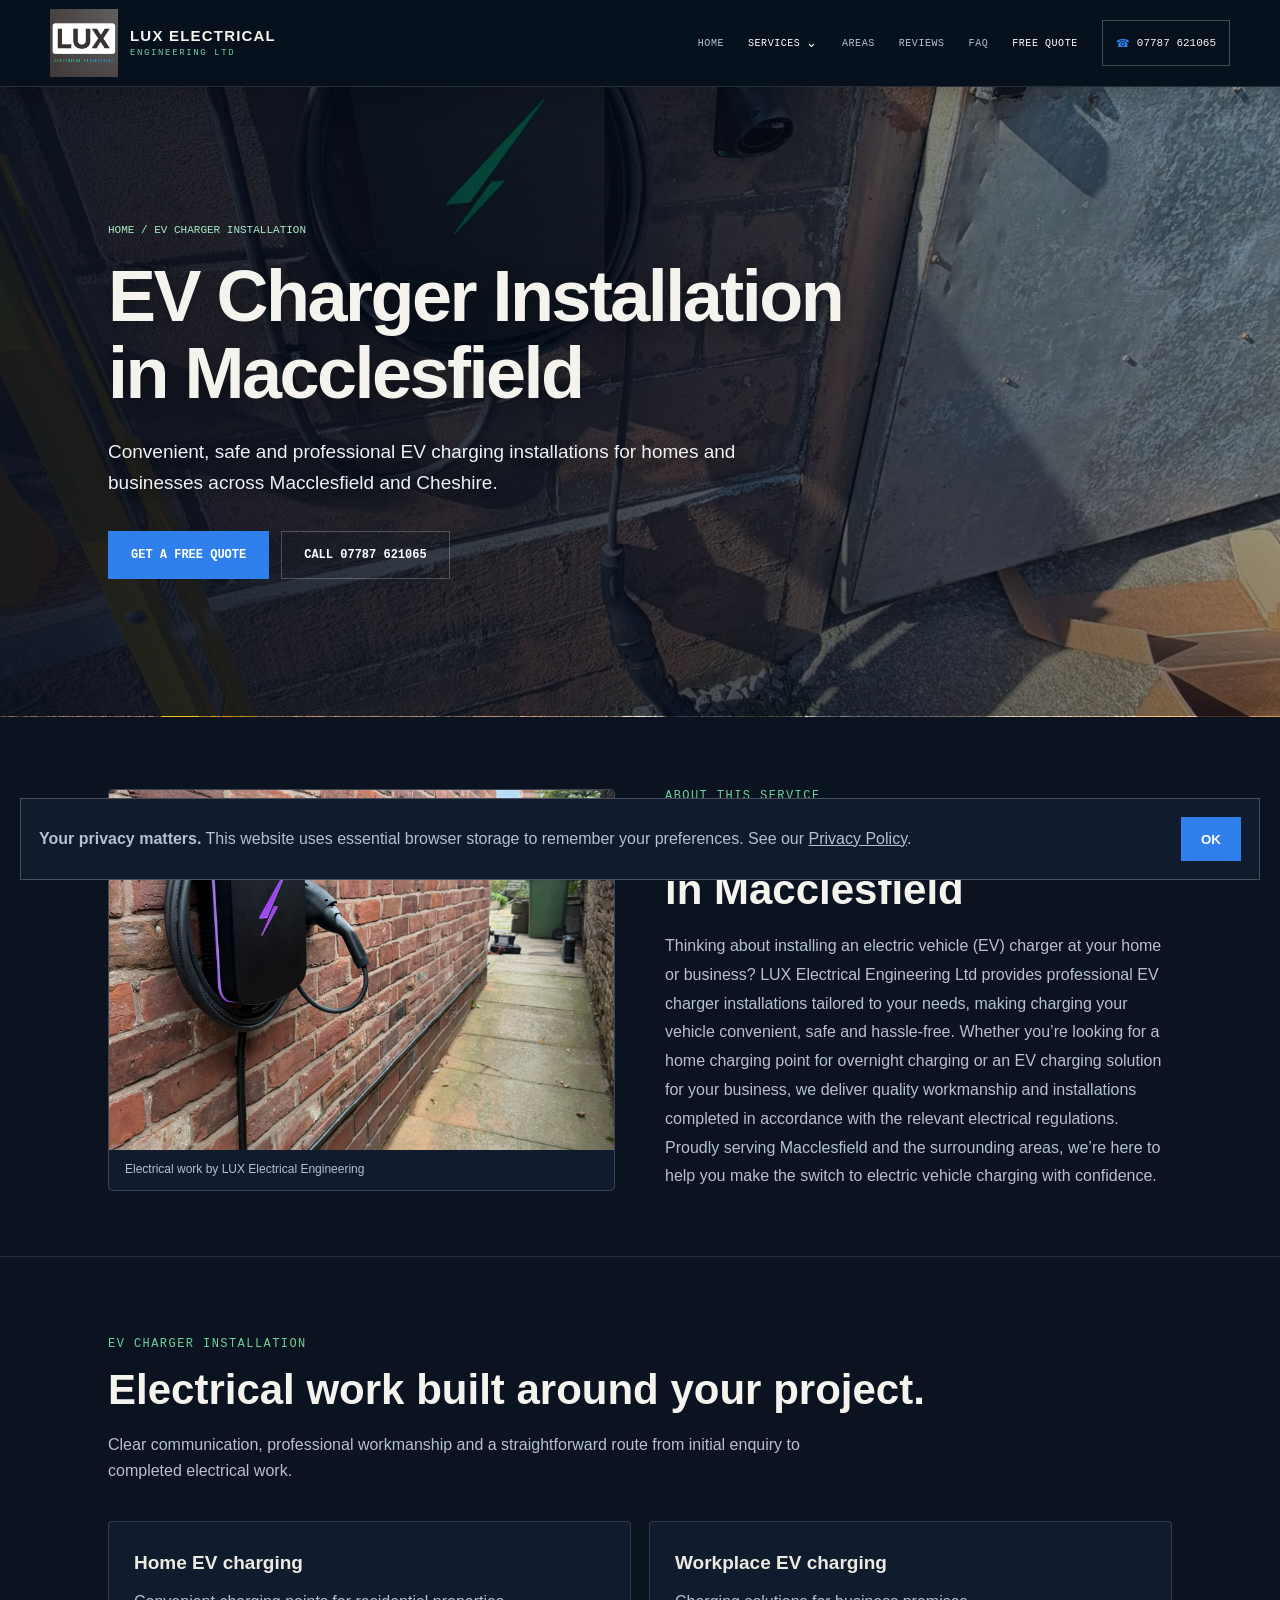
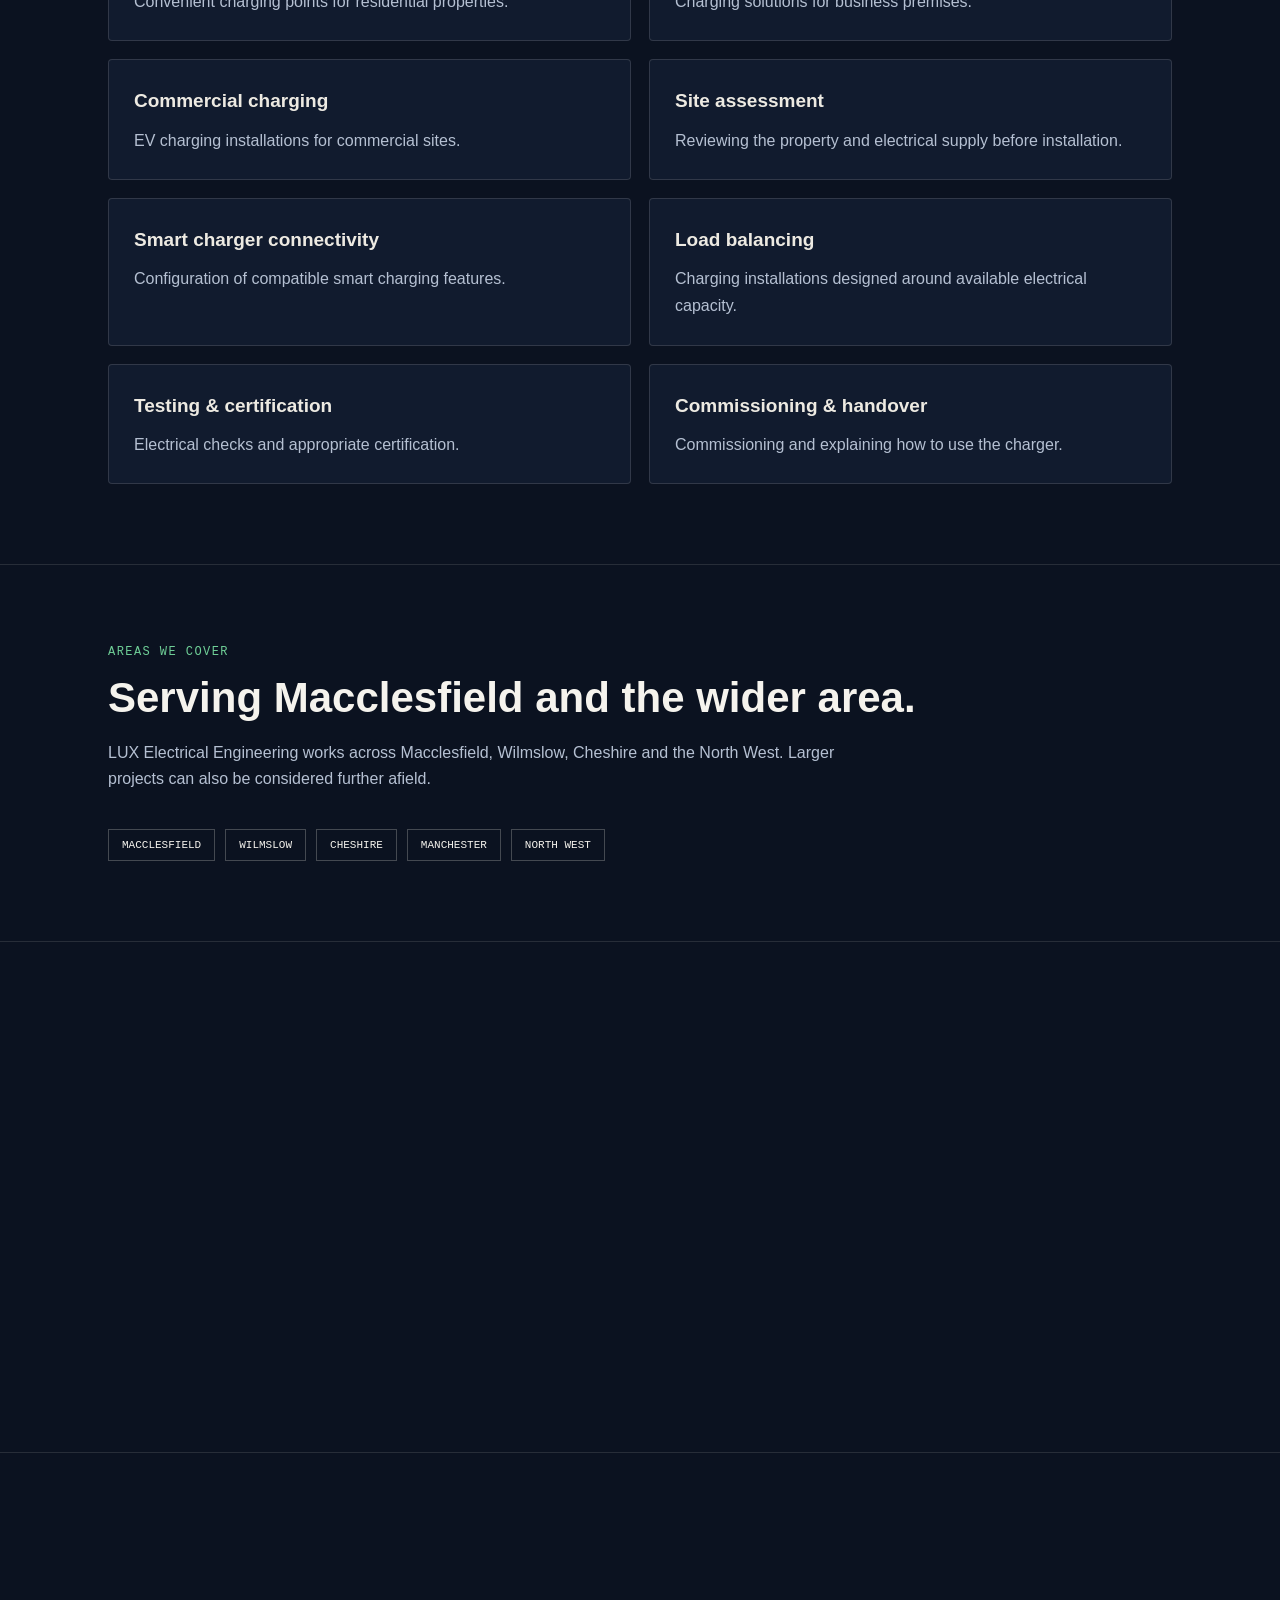
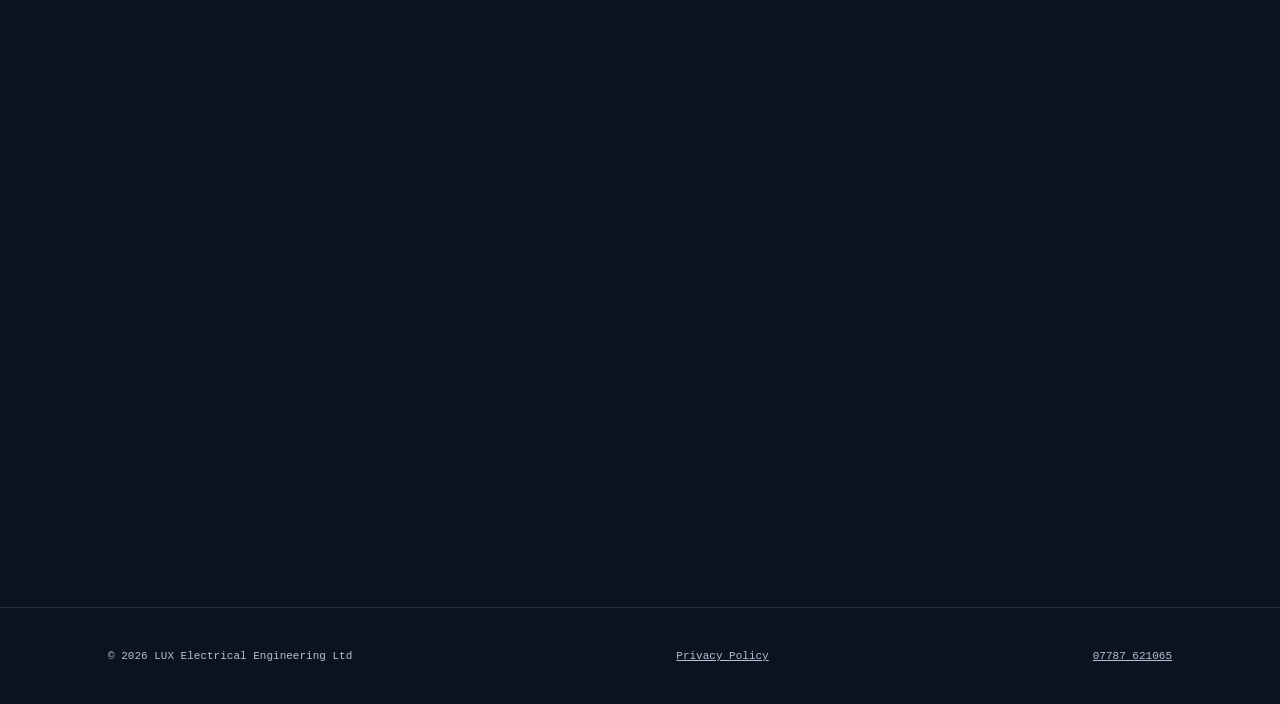
<file: ev-charger-installation.html>
<!DOCTYPE html>

<html lang="en-GB">
<head>
<meta charset="utf-8"/>
<meta content="width=device-width,initial-scale=1" name="viewport"/>
<title>EV Charger Installation Macclesfield | LUX Electrical Engineering</title>
<meta content="EV charger installation in Macclesfield and Cheshire for homes and businesses. Professional installation, testing and commissioning. Get a free quote." name="description"/>
<meta content="index, follow, max-image-preview:large" name="robots"/>
<meta content="#0B1220" name="theme-color"/>
<link href="https://lux-electrical-ltd.co.uk/ev-charger-installation.html" rel="canonical"/>
<meta content="website" property="og:type"/>
<meta content="EV Charger Installation Macclesfield | LUX Electrical Engineering" property="og:title"/>
<meta content="EV charger installation in Macclesfield and Cheshire for homes and businesses. Professional installation, testing and commissioning. Get a free quote." property="og:description"/>
<meta content="https://lux-electrical-ltd.co.uk/ev-charger-installation.html" property="og:url"/>
<meta content="https://lux-electrical-ltd.co.uk/ev.jpeg" property="og:image"/>
<script type="application/ld+json">{"@context":"https://schema.org","@graph":[{"@type":"Service","name":"EV Charger Installation","provider":{"@type":"Electrician","name":"LUX Electrical Engineering Ltd","url":"https://lux-electrical-ltd.co.uk/","telephone":"+447787621065"},"areaServed":["Macclesfield","Wilmslow","Cheshire","North West England"],"url":"https://lux-electrical-ltd.co.uk/ev-charger-installation.html"},{"@type":"FAQPage","mainEntity":[{"@type":"Question","name":"What types of EV chargers can you install?","acceptedAnswer":{"@type":"Answer","text":"Lux Electrical Engineering Ltd provides electric vehicle charger installations for domestic and commercial properties. Whether you need a home charging point for overnight charging or a charging solution for your business, we can help you choose a suitable charger based on your vehicle, electrical installation and charging requirements."}},{"@type":"Question","name":"Do I need to upgrade my consumer unit to install an EV charger?","acceptedAnswer":{"@type":"Answer","text":"Not necessarily. Whether your consumer unit needs upgrading depends on the condition of your existing electrical installation, available capacity, earthing arrangements and the requirements of the charger. We assess the existing installation and advise on any necessary upgrades or additional protective measures before installation."}},{"@type":"Question","name":"Can you install an EV charger if my property has limited electrical capacity?","acceptedAnswer":{"@type":"Answer","text":"Yes, an EV charger may still be possible where electrical capacity is limited. Depending on the existing supply and the charger's requirements, load management equipment, such as a CT clamp, can help regulate charging demand and reduce the risk of overloading the electrical supply. We assess your installation and advise on a suitable solution, including any DNO notification or approval requirements."}}]}]}</script>
<style>
:root{--ink:#0B1220;--panel:#111B2E;--panel2:#16223A;--blue:#2F80ED;--mint:#6FCF97;--live:#39FF88;--paper:#F5F3ED;--slate:#B5C0D2;--dim:#9AA8BF;--line:rgba(237,234,226,.12);--strong:rgba(237,234,226,.25);--display:Arial,Helvetica,sans-serif;--mono:'SFMono-Regular',Consolas,'Liberation Mono',monospace;--body:Arial,Helvetica,sans-serif;--max:1120px}
*{box-sizing:border-box}html{scroll-behavior:smooth}body{margin:0;background:var(--ink);color:var(--paper);font-family:var(--body);line-height:1.65;-webkit-font-smoothing:antialiased}a{color:inherit}.wrap{max-width:var(--max);margin:auto;padding:0 28px}img{max-width:100%;display:block}:is(a,button,input,select,textarea):focus-visible{outline:2px solid var(--live);outline-offset:3px}
header{position:sticky;top:0;z-index:20;background:rgba(11,18,32,.96);border-bottom:1px solid var(--line)}.nav{min-height:78px;display:flex;align-items:center;justify-content:space-between;gap:20px}.brand{display:flex;align-items:center;gap:12px;text-decoration:none}.brand img{width:58px;height:58px;object-fit:contain}.brand b{font-size:15px;letter-spacing:.03em}.navlinks{display:flex;gap:18px;align-items:center;flex-wrap:wrap}.navlinks a{font:11px var(--mono);text-transform:uppercase;text-decoration:none;color:var(--slate);min-height:44px;display:inline-flex;align-items:center}.navlinks a:hover{color:var(--paper)}
.hero{padding:105px 0 90px;border-bottom:1px solid var(--line);background:radial-gradient(circle at 80% 20%,rgba(47,128,237,.2),transparent 35%)}.crumbs{font:11px var(--mono);color:var(--mint);text-transform:uppercase;margin-bottom:22px}.crumbs a{text-decoration:none}.hero h1{font:700 clamp(42px,7vw,76px)/1 var(--display);letter-spacing:-.035em;max-width:900px;margin:0 0 25px}.hero p{font-size:18px;color:var(--slate);max-width:720px;margin:0 0 32px}.actions{display:flex;gap:12px;flex-wrap:wrap}.btn{min-height:48px;padding:13px 22px;border:1px solid var(--blue);background:var(--blue);color:#fff;text-decoration:none;font:600 12px var(--mono);text-transform:uppercase;display:inline-flex;align-items:center;justify-content:center}.btn.alt{background:transparent;border-color:var(--strong)}
section{padding:80px 0;border-bottom:1px solid var(--line);content-visibility:auto;contain-intrinsic-size:700px}.eyebrow{font:12px var(--mono);color:var(--mint);letter-spacing:.12em;text-transform:uppercase;margin-bottom:15px}.head{font:600 clamp(28px,4vw,42px) var(--display);margin:0 0 18px}.lede{color:var(--slate);max-width:760px;margin:0 0 36px}.grid{display:grid;grid-template-columns:repeat(2,1fr);gap:18px}.card{background:var(--panel);border:1px solid var(--line);padding:26px}.card h3{margin:0 0 10px;font-size:19px}.card p{margin:0;color:var(--slate)}.areas{display:flex;flex-wrap:wrap;gap:10px}.chip{border:1px solid var(--strong);padding:9px 13px;font:11px var(--mono);text-transform:uppercase}.faq details{border-top:1px solid var(--line);padding:20px 0}.faq summary{cursor:pointer;font-weight:600;min-height:44px;display:flex;align-items:center}.faq p{color:var(--slate);margin:10px 0 0}
.quote{display:grid;grid-template-columns:1fr 1fr;gap:16px;background:var(--panel);border:1px solid var(--line);padding:28px}.field{display:flex;flex-direction:column;gap:7px}.field.full{grid-column:1/-1}.field label{font:11px var(--mono);text-transform:uppercase;color:var(--slate)}.field input,.field select,.field textarea{width:100%;min-height:48px;background:#0D1728;border:1px solid var(--strong);color:var(--paper);padding:12px;font:16px var(--body)}.field textarea{min-height:130px;resize:vertical}.quote .btn{grid-column:1/-1;cursor:pointer}
footer{padding:42px 0}.foot{display:flex;justify-content:space-between;gap:20px;flex-wrap:wrap;color:var(--slate);font:11px var(--mono)}.cookie-banner{position:fixed;z-index:50;left:20px;right:20px;bottom:20px;background:var(--panel);border:1px solid var(--strong);padding:18px;display:flex;align-items:center;justify-content:space-between;gap:18px}.cookie-banner p{margin:0;color:var(--slate)}.cookie-banner button{min-width:60px;min-height:44px;background:var(--blue);border:0;color:#fff;font-weight:700;cursor:pointer}
@media(max-width:760px){.navlinks a:not(.quote-link){display:none}.wrap{padding:0 20px}.hero{padding:75px 0}.grid,.quote{grid-template-columns:1fr}.field.full,.quote .btn{grid-column:auto}.cookie-banner{flex-direction:column;align-items:stretch}.actions .btn{width:100%}}

</style>
<style>
.hero{
  position:relative;
  isolation:isolate;
  background:
    linear-gradient(90deg,rgba(7,15,29,.96) 0%,rgba(7,15,29,.84) 48%,rgba(7,15,29,.50) 100%),
    url('ev.jpeg') center/cover no-repeat!important;
  min-height:610px;
  display:flex;
  align-items:center;
}
.hero:after{
  content:'';
  position:absolute;
  inset:0;
  z-index:-1;
  background:linear-gradient(180deg,rgba(11,18,32,.04),rgba(11,18,32,.30));
}
.hero .wrap{width:100%}
@media(max-width:760px){
  .hero{
    min-height:570px;
    background:
      linear-gradient(90deg,rgba(7,15,29,.94),rgba(7,15,29,.72)),
      url('ev.jpeg') center/cover no-repeat!important;
  }
}
</style>
<style>/* Service photo and detailed services */.lux-service-photo{margin:28px 0 34px;border:1px solid rgba(237,234,226,.2);border-radius:5px;overflow:hidden;background:#111b2e}.lux-service-photo img{display:block;width:100%;max-height:520px;object-fit:cover;object-position:center}.lux-service-photo figcaption{padding:10px 16px;color:#b5c0d2;font-size:12px}.lux-detail-grid{display:grid;grid-template-columns:repeat(2,minmax(0,1fr));gap:18px;margin-top:28px}.lux-detail-card{background:#111b2e;border:1px solid rgba(237,234,226,.14);padding:25px;border-radius:4px}.lux-detail-card h3{margin:0 0 10px;font-size:19px;color:#edeae2}.lux-detail-card p{margin:0;color:#b5c0d2;line-height:1.7}.lux-related{margin-top:30px;color:#b5c0d2}.lux-related a{color:#6fcf97}@media(max-width:680px){.lux-detail-grid{grid-template-columns:1fr}.lux-service-photo img{max-height:380px}}</style><style>
/* Full-width photographic hero and two-column service introduction */
.hero.lux-photo-hero{position:relative;min-height:clamp(480px,70vh,680px);padding:90px 0;display:flex;align-items:center;isolation:isolate;background-image:linear-gradient(90deg,rgba(7,15,29,.90) 0%,rgba(7,15,29,.72) 45%,rgba(7,15,29,.26) 100%),var(--lux-hero-image)!important;background-position:center!important;background-size:cover!important;background-repeat:no-repeat!important}
.hero.lux-photo-hero:after{pointer-events:none}.lux-photo-hero .wrap{width:100%;position:relative;z-index:1}.lux-photo-hero h1{max-width:790px;font-size:clamp(38px,5.8vw,72px);line-height:1.06;text-wrap:balance;text-shadow:0 3px 20px rgba(0,0,0,.35)}.lux-photo-hero p{max-width:650px;font-size:clamp(16px,1.8vw,19px);color:#eef1f6;text-shadow:0 2px 12px rgba(0,0,0,.4)}.lux-photo-hero .crumbs{color:#a9e9c3}.lux-photo-hero .btn{font-size:12px}
.lux-intro-section{padding:72px 0 65px}.lux-intro-grid{display:grid;grid-template-columns:minmax(0,1fr) minmax(0,1fr);gap:50px;align-items:center}.lux-intro-grid .lux-service-photo{margin:0}.lux-intro-grid .lux-service-photo img{width:100%;height:360px;max-height:none;object-fit:cover}.lux-intro-copy p{color:var(--slate);font-size:16px;line-height:1.8;margin:0}
@media(max-width:760px){.hero.lux-photo-hero{min-height:510px;padding:75px 0;background-image:linear-gradient(90deg,rgba(7,15,29,.91),rgba(7,15,29,.62)),var(--lux-hero-image)!important}.lux-intro-grid{grid-template-columns:1fr;gap:26px}.lux-intro-section{padding:55px 0}.lux-intro-grid .lux-service-photo img{height:290px}}
</style></head>
<body>
<div id="site-header"></div>
<main>
<section class="hero lux-photo-hero" style='--lux-hero-image:url("ev.jpeg")'><div class="wrap"><div class="crumbs"><a href="index.html">Home</a> / EV Charger Installation</div><h1>EV Charger Installation in Macclesfield</h1><p>Convenient, safe and professional EV charging installations for homes and businesses across Macclesfield and Cheshire.</p><div class="actions"><a class="btn" href="/#contact">Get a free quote</a><a class="btn alt" href="tel:+447787621065">Call 07787 621065</a></div></div></section><section aria-label="About this electrical service" class="lux-intro-section"><div class="wrap lux-intro-grid"><figure class="lux-service-photo"><img alt="LUX Electrical Engineering EV charger project photograph" decoding="async" height="1200" src="ev page.jpeg" width="900"/><figcaption>Electrical work by LUX Electrical Engineering</figcaption></figure><div class="lux-intro-copy"><div class="eyebrow">About this service</div><h2 class="head">EV Charger Installation in Macclesfield</h2><p>Thinking about installing an electric vehicle (EV) charger at your home or business? LUX Electrical Engineering Ltd provides professional EV charger installations tailored to your needs, making charging your vehicle convenient, safe and hassle-free. Whether you’re looking for a home charging point for overnight charging or an EV charging solution for your business, we deliver quality workmanship and installations completed in accordance with the relevant electrical regulations. Proudly serving Macclesfield and the surrounding areas, we’re here to help you make the switch to electric vehicle charging with confidence.</p></div></div></section>
<section><div class="wrap"><div class="eyebrow">EV Charger Installation</div><h2 class="head">Electrical work built around your project.</h2><p class="lede">Clear communication, professional workmanship and a straightforward route from initial enquiry to completed electrical work.</p><div class="lux-detail-grid"><article class="lux-detail-card"><h3>Home EV charging</h3><p>Convenient charging points for residential properties.</p></article><article class="lux-detail-card"><h3>Workplace EV charging</h3><p>Charging solutions for business premises.</p></article><article class="lux-detail-card"><h3>Commercial charging</h3><p>EV charging installations for commercial sites.</p></article><article class="lux-detail-card"><h3>Site assessment</h3><p>Reviewing the property and electrical supply before installation.</p></article><article class="lux-detail-card"><h3>Smart charger connectivity</h3><p>Configuration of compatible smart charging features.</p></article><article class="lux-detail-card"><h3>Load balancing</h3><p>Charging installations designed around available electrical capacity.</p></article><article class="lux-detail-card"><h3>Testing &amp; certification</h3><p>Electrical checks and appropriate certification.</p></article><article class="lux-detail-card"><h3>Commissioning &amp; handover</h3><p>Commissioning and explaining how to use the charger.</p></article></div></div></section>
<section><div class="wrap"><div class="eyebrow">Areas We Cover</div><h2 class="head">Serving Macclesfield and the wider area.</h2><p class="lede">LUX Electrical Engineering works across Macclesfield, Wilmslow, Cheshire and the North West. Larger projects can also be considered further afield.</p><div class="areas"><span class="chip">Macclesfield</span><span class="chip">Wilmslow</span><span class="chip">Cheshire</span><span class="chip">Manchester</span><span class="chip">North West</span></div></div></section>
<section class="faq"><div class="wrap"><div class="eyebrow">Frequently Asked Questions</div><h2 class="head">Questions about ev charger installation.</h2><details><summary>What types of EV chargers can you install?</summary><p>Lux Electrical Engineering Ltd provides electric vehicle charger installations for domestic and commercial properties. Whether you need a home charging point for overnight charging or a charging solution for your business, we can help you choose a suitable charger based on your vehicle, electrical installation and charging requirements.</p></details><details><summary>Do I need to upgrade my consumer unit to install an EV charger?</summary><p>Not necessarily. Whether your consumer unit needs upgrading depends on the condition of your existing electrical installation, available capacity, earthing arrangements and the requirements of the charger. We assess the existing installation and advise on any necessary upgrades or additional protective measures before installation.</p></details><details><summary>Can you install an EV charger if my property has limited electrical capacity?</summary><p>Yes, an EV charger may still be possible where electrical capacity is limited. Depending on the existing supply and the charger's requirements, load management equipment, such as a CT clamp, can help regulate charging demand and reduce the risk of overloading the electrical supply. We assess your installation and advise on a suitable solution, including any DNO notification or approval requirements.</p></details></div></section>
<section id="quote"><div class="wrap"><div class="eyebrow">Free Quote</div><h2 class="head">Tell us about the work you need.</h2><p class="lede">Send LUX Electrical Engineering the details below and the team will get back to you.</p>
<form action="https://formsubmit.co/ffd7b2f1b29dc3fb949552e3f3773366" class="quote" method="POST">
<input name="_subject" type="hidden" value="New LUX Electrical quote request - EV Charger Installation"/>
<input name="_captcha" type="hidden" value="false"/>
<input name="_template" type="hidden" value="table"/>
<input name="_next" type="hidden" value="https://lux-electrical-ltd.co.uk/ev-charger-installation.html?success=true#quote"/>
<input name="jobtype" type="hidden" value="EV Charger"/>
<input autocomplete="off" name="_honey" style="display:none" tabindex="-1" type="text"/>
<div class="field"><label for="name">Name</label><input autocomplete="name" id="name" name="name" required=""/></div>
<div class="field"><label for="phone">Phone</label><input autocomplete="tel" id="phone" name="phone" required="" type="tel"/></div>
<div class="field full"><label for="email">Email</label><input autocomplete="email" id="email" name="email" required="" type="email"/></div>
<div class="field full"><label for="message">Tell us about the job</label><textarea id="message" name="message" required=""></textarea></div>
<button class="btn" type="submit">Send quote request</button>
</form></div></section>
</main>
<footer><div class="wrap foot"><span>© 2026 LUX Electrical Engineering Ltd</span><a href="privacy-policy.html">Privacy Policy</a><a href="tel:+447787621065">07787 621065</a></div></footer>
<div class="cookie-banner" id="cookie-banner"><p><strong>Your privacy matters.</strong> This website uses essential browser storage to remember your preferences. See our <a href="privacy-policy.html">Privacy Policy</a>.</p><button id="accept-cookies" type="button">OK</button></div>
<script>
const b=document.getElementById('cookie-banner'),ok=document.getElementById('accept-cookies');
function choice(){try{return localStorage.getItem('luxCookieChoice')}catch(e){return null}}
function save(){try{localStorage.setItem('luxCookieChoice','accepted')}catch(e){}}
if(choice()&&b)b.style.display='none';
if(ok)ok.addEventListener('click',()=>{save();if(b)b.style.display='none'});
</script>
<script defer="" src="header.js"></script>
</body></html>
</file>
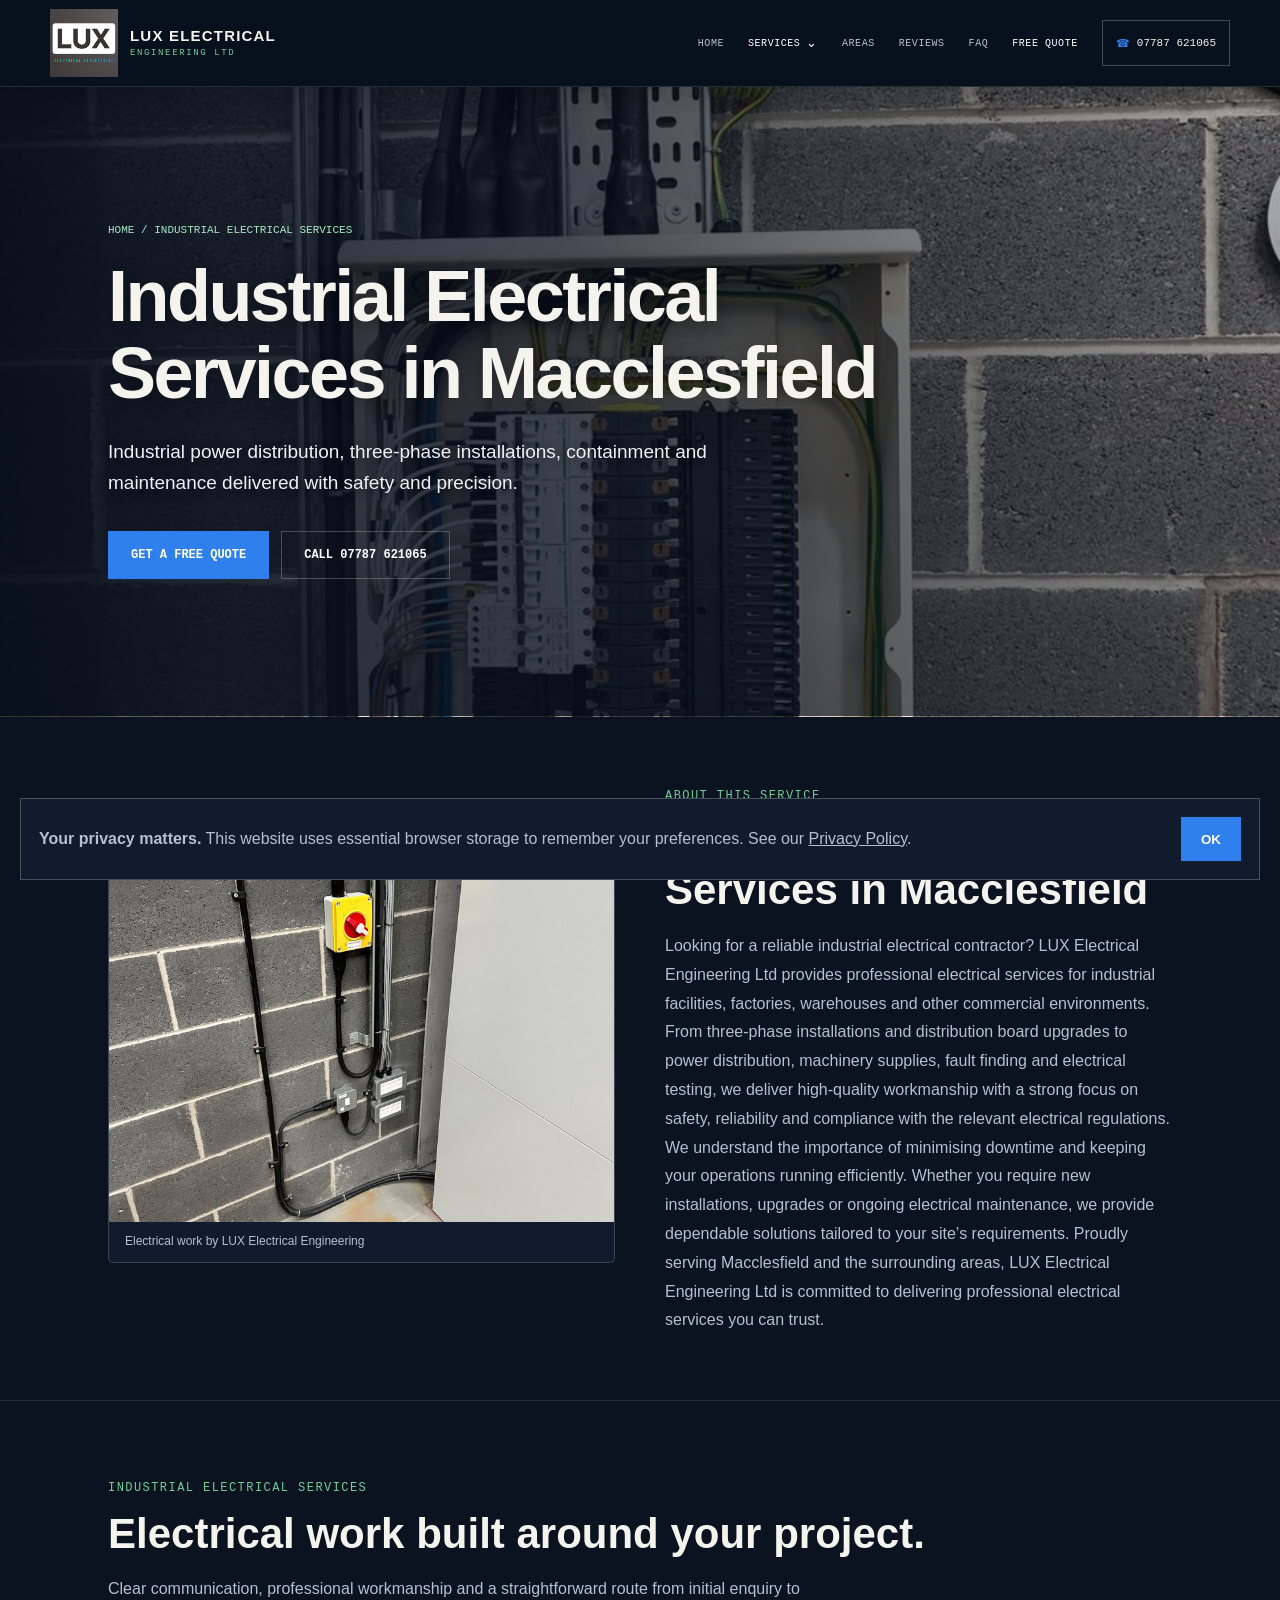
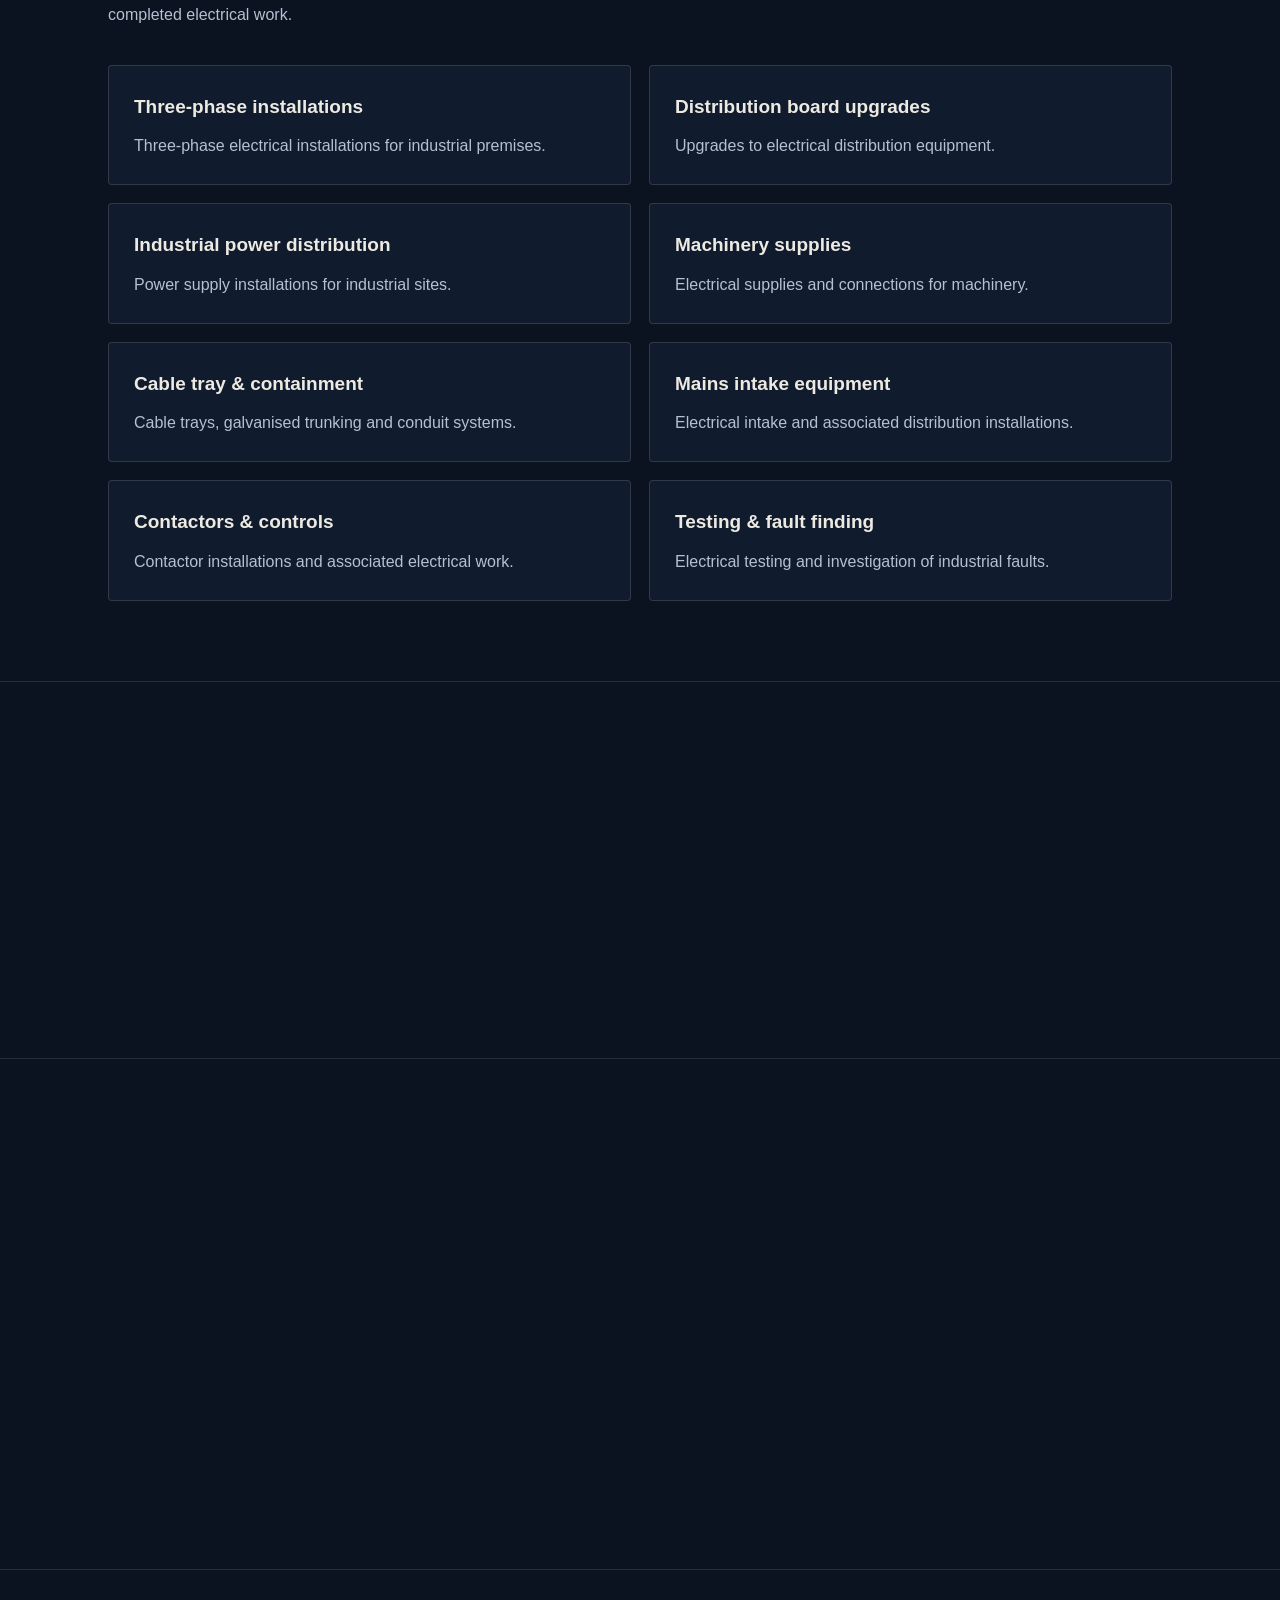
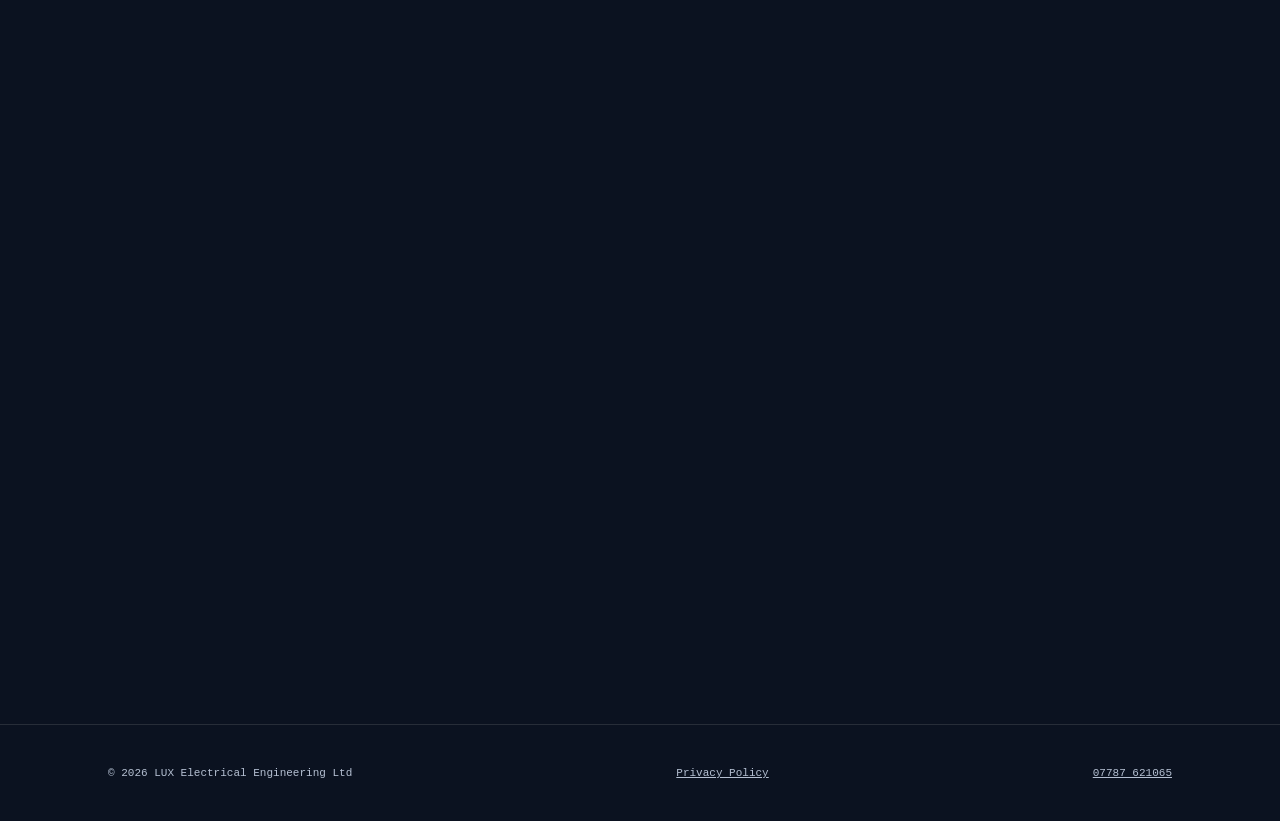
<file: industrial-electrician.html>
<!DOCTYPE html>
<html lang="en-GB">
<head>
<!-- Google tag (gtag.js) -->
<script async="" src="https://www.googletagmanager.com/gtag/js?id=AW-18496329425"></script>
<script>window.dataLayer=window.dataLayer||[];function gtag(){dataLayer.push(arguments)}gtag('js',new Date());gtag('config','AW-18496329425');</script>
<meta charset="utf-8"/>
<meta content="width=device-width,initial-scale=1" name="viewport"/>
<title>Industrial Electrician Cheshire &amp; North West | LUX Electrical</title>
<meta content="Industrial electrical services across Cheshire and the North West, including three-phase systems, power, containment and industrial installations. Request a quote." name="description"/>
<meta content="index, follow, max-image-preview:large" name="robots"/>
<meta content="#0B1220" name="theme-color"/>
<link href="https://lux-electrical-ltd.co.uk/industrial-electrician.html" rel="canonical"/>
<meta content="website" property="og:type"/>
<meta content="Industrial Electrician Cheshire &amp; North West | LUX Electrical" property="og:title"/>
<meta content="Industrial electrical services across Cheshire and the North West, including three-phase systems, power, containment and industrial installations. Request a quote." property="og:description"/>
<meta content="https://lux-electrical-ltd.co.uk/industrial-electrician.html" property="og:url"/>
<meta content="https://lux-electrical-ltd.co.uk/wires2.jpeg" property="og:image"/>
<script type="application/ld+json">{"@context":"https://schema.org","@graph":[{"@type":"Service","name":"Industrial Electrical Services","provider":{"@type":"Electrician","name":"LUX Electrical Engineering Ltd","url":"https://lux-electrical-ltd.co.uk/","telephone":"+447787621065"},"areaServed":["Macclesfield","Wilmslow","Cheshire","North West England"],"url":"https://lux-electrical-ltd.co.uk/industrial-electrician.html"},{"@type":"FAQPage","mainEntity":[{"@type":"Question","name":"Do you provide industrial electrical maintenance and fault finding?","acceptedAnswer":{"@type":"Answer","text":"Yes, we can assist with industrial electrical faults, testing and maintenance requirements. Identifying electrical issues promptly can help reduce disruption, improve reliability and maintain safe working conditions. We investigate electrical problems and recommend appropriate remedial work based on our findings and the requirements of your installation."}},{"@type":"Question","name":"Can you install electrical containment systems in factories and warehouses?","acceptedAnswer":{"@type":"Answer","text":"Lux Electrical Engineering Ltd provides electrical containment installations for industrial and commercial environments. This includes galvanised trunking, conduit, cable tray and associated cable management systems. Properly planned containment helps protect cables, maintain an organised installation and support future access for inspection and maintenance."}},{"@type":"Question","name":"Do you carry out electrical inspection and testing in industrial facilities?","acceptedAnswer":{"@type":"Answer","text":"Yes, we provide electrical inspection and testing services to assess the condition and safety of industrial electrical installations. This can include Electrical Installation Condition Reports (EICRs), circuit testing and the inspection of distribution boards and protective devices. We identify defects and provide clear reporting to help businesses plan remedial work and maintain their electrical systems in a safe condition."}}]}]}</script>
<style>
:root{--ink:#0B1220;--panel:#111B2E;--panel2:#16223A;--blue:#2F80ED;--mint:#6FCF97;--live:#39FF88;--paper:#F5F3ED;--slate:#B5C0D2;--dim:#9AA8BF;--line:rgba(237,234,226,.12);--strong:rgba(237,234,226,.25);--display:Arial,Helvetica,sans-serif;--mono:'SFMono-Regular',Consolas,'Liberation Mono',monospace;--body:Arial,Helvetica,sans-serif;--max:1120px}
*{box-sizing:border-box}html{scroll-behavior:smooth}body{margin:0;background:var(--ink);color:var(--paper);font-family:var(--body);line-height:1.65;-webkit-font-smoothing:antialiased}a{color:inherit}.wrap{max-width:var(--max);margin:auto;padding:0 28px}img{max-width:100%;display:block}:is(a,button,input,select,textarea):focus-visible{outline:2px solid var(--live);outline-offset:3px}
header{position:sticky;top:0;z-index:20;background:rgba(11,18,32,.96);border-bottom:1px solid var(--line)}.nav{min-height:78px;display:flex;align-items:center;justify-content:space-between;gap:20px}.brand{display:flex;align-items:center;gap:12px;text-decoration:none}.brand img{width:58px;height:58px;object-fit:contain}.brand b{font-size:15px;letter-spacing:.03em}.navlinks{display:flex;gap:18px;align-items:center;flex-wrap:wrap}.navlinks a{font:11px var(--mono);text-transform:uppercase;text-decoration:none;color:var(--slate);min-height:44px;display:inline-flex;align-items:center}.navlinks a:hover{color:var(--paper)}
.hero{padding:105px 0 90px;border-bottom:1px solid var(--line);background:radial-gradient(circle at 80% 20%,rgba(47,128,237,.2),transparent 35%)}.crumbs{font:11px var(--mono);color:var(--mint);text-transform:uppercase;margin-bottom:22px}.crumbs a{text-decoration:none}.hero h1{font:700 clamp(42px,7vw,76px)/1 var(--display);letter-spacing:-.035em;max-width:900px;margin:0 0 25px}.hero p{font-size:18px;color:var(--slate);max-width:720px;margin:0 0 32px}.actions{display:flex;gap:12px;flex-wrap:wrap}.btn{min-height:48px;padding:13px 22px;border:1px solid var(--blue);background:var(--blue);color:#fff;text-decoration:none;font:600 12px var(--mono);text-transform:uppercase;display:inline-flex;align-items:center;justify-content:center}.btn.alt{background:transparent;border-color:var(--strong)}
section{padding:80px 0;border-bottom:1px solid var(--line);content-visibility:auto;contain-intrinsic-size:700px}.eyebrow{font:12px var(--mono);color:var(--mint);letter-spacing:.12em;text-transform:uppercase;margin-bottom:15px}.head{font:600 clamp(28px,4vw,42px) var(--display);margin:0 0 18px}.lede{color:var(--slate);max-width:760px;margin:0 0 36px}.grid{display:grid;grid-template-columns:repeat(2,1fr);gap:18px}.card{background:var(--panel);border:1px solid var(--line);padding:26px}.card h3{margin:0 0 10px;font-size:19px}.card p{margin:0;color:var(--slate)}.areas{display:flex;flex-wrap:wrap;gap:10px}.chip{border:1px solid var(--strong);padding:9px 13px;font:11px var(--mono);text-transform:uppercase}.faq details{border-top:1px solid var(--line);padding:20px 0}.faq summary{cursor:pointer;font-weight:600;min-height:44px;display:flex;align-items:center}.faq p{color:var(--slate);margin:10px 0 0}
.quote{display:grid;grid-template-columns:1fr 1fr;gap:16px;background:var(--panel);border:1px solid var(--line);padding:28px}.field{display:flex;flex-direction:column;gap:7px}.field.full{grid-column:1/-1}.field label{font:11px var(--mono);text-transform:uppercase;color:var(--slate)}.field input,.field select,.field textarea{width:100%;min-height:48px;background:#0D1728;border:1px solid var(--strong);color:var(--paper);padding:12px;font:16px var(--body)}.field textarea{min-height:130px;resize:vertical}.quote .btn{grid-column:1/-1;cursor:pointer}
footer{padding:42px 0}.foot{display:flex;justify-content:space-between;gap:20px;flex-wrap:wrap;color:var(--slate);font:11px var(--mono)}.cookie-banner{position:fixed;z-index:50;left:20px;right:20px;bottom:20px;background:var(--panel);border:1px solid var(--strong);padding:18px;display:flex;align-items:center;justify-content:space-between;gap:18px}.cookie-banner p{margin:0;color:var(--slate)}.cookie-banner button{min-width:60px;min-height:44px;background:var(--blue);border:0;color:#fff;font-weight:700;cursor:pointer}
@media(max-width:760px){.navlinks a:not(.quote-link){display:none}.wrap{padding:0 20px}.hero{padding:75px 0}.grid,.quote{grid-template-columns:1fr}.field.full,.quote .btn{grid-column:auto}.cookie-banner{flex-direction:column;align-items:stretch}.actions .btn{width:100%}}

</style>
<style>
.hero{
  position:relative;
  isolation:isolate;
  background:
    linear-gradient(90deg,rgba(7,15,29,.96) 0%,rgba(7,15,29,.84) 48%,rgba(7,15,29,.50) 100%),
    url('wires2.jpeg') center/cover no-repeat!important;
  min-height:610px;
  display:flex;
  align-items:center;
}
.hero:after{
  content:'';
  position:absolute;
  inset:0;
  z-index:-1;
  background:linear-gradient(180deg,rgba(11,18,32,.04),rgba(11,18,32,.30));
}
.hero .wrap{width:100%}
@media(max-width:760px){
  .hero{
    min-height:570px;
    background:
      linear-gradient(90deg,rgba(7,15,29,.94),rgba(7,15,29,.72)),
      url('wires2.jpeg') center/cover no-repeat!important;
  }
}
</style>
<style>/* Service photo and detailed services */.lux-service-photo{margin:28px 0 34px;border:1px solid rgba(237,234,226,.2);border-radius:5px;overflow:hidden;background:#111b2e}.lux-service-photo img{display:block;width:100%;max-height:520px;object-fit:cover;object-position:center}.lux-service-photo figcaption{padding:10px 16px;color:#b5c0d2;font-size:12px}.lux-detail-grid{display:grid;grid-template-columns:repeat(2,minmax(0,1fr));gap:18px;margin-top:28px}.lux-detail-card{background:#111b2e;border:1px solid rgba(237,234,226,.14);padding:25px;border-radius:4px}.lux-detail-card h3{margin:0 0 10px;font-size:19px;color:#edeae2}.lux-detail-card p{margin:0;color:#b5c0d2;line-height:1.7}.lux-related{margin-top:30px;color:#b5c0d2}.lux-related a{color:#6fcf97}@media(max-width:680px){.lux-detail-grid{grid-template-columns:1fr}.lux-service-photo img{max-height:380px}}</style><style>
.hero.lux-photo-hero{position:relative;min-height:clamp(480px,70vh,680px);padding:90px 0;display:flex;align-items:center;isolation:isolate;background-image:linear-gradient(90deg,rgba(7,15,29,.90) 0%,rgba(7,15,29,.72) 45%,rgba(7,15,29,.26) 100%),var(--lux-hero-image)!important;background-position:center!important;background-size:cover!important;background-repeat:no-repeat!important}
.hero.lux-photo-hero .wrap{width:100%;position:relative;z-index:1}
.lux-photo-hero h1{max-width:790px;font-size:clamp(38px,5.8vw,72px);line-height:1.06;text-wrap:balance;text-shadow:0 3px 20px rgba(0,0,0,.35)}
.lux-photo-hero p{max-width:650px;font-size:clamp(16px,1.8vw,19px);color:#eef1f6;text-shadow:0 2px 12px rgba(0,0,0,.4)}
.lux-photo-hero .crumbs{color:#a9e9c3}
.lux-intro-section{padding:72px 0 65px}
.lux-intro-grid{display:grid;grid-template-columns:minmax(0,1fr) minmax(0,1fr);gap:50px;align-items:center}
.lux-intro-grid .lux-service-photo{margin:0}
.lux-intro-grid .lux-service-photo img{width:100%;height:360px;max-height:none;object-fit:cover}
.lux-intro-copy p{color:var(--slate);font-size:16px;line-height:1.8;margin:0}
@media(max-width:760px){.hero.lux-photo-hero{min-height:510px;padding:75px 0;background-image:linear-gradient(90deg,rgba(7,15,29,.91),rgba(7,15,29,.62)),var(--lux-hero-image)!important}.lux-intro-grid{grid-template-columns:1fr;gap:26px}.lux-intro-section{padding:55px 0}.lux-intro-grid .lux-service-photo img{height:290px}}
</style></head>
<body>
<div id="site-header"></div>
<main>
<section class="hero lux-photo-hero" style='--lux-hero-image:url("wires2.jpeg")'><div class="wrap"><div class="crumbs"><a href="index.html">Home</a> / Industrial Electrical Services</div><h1>Industrial Electrical Services in Macclesfield</h1><p>Industrial power distribution, three-phase installations, containment and maintenance delivered with safety and precision.</p><div class="actions"><a class="btn" href="/#contact">Get a free quote</a><a class="btn alt" href="tel:+447787621065">Call 07787 621065</a></div></div></section><section aria-label="About this electrical service" class="lux-intro-section"><div class="wrap lux-intro-grid"><figure class="lux-service-photo"><img alt="LUX Electrical Engineering industrial project photograph" decoding="async" height="1200" src="industrial page.jpeg" width="900"/><figcaption>Electrical work by LUX Electrical Engineering</figcaption></figure><div class="lux-intro-copy"><div class="eyebrow">About this service</div><h2 class="head">Industrial Electrical Services in Macclesfield</h2><p>Looking for a reliable industrial electrical contractor? LUX Electrical Engineering Ltd provides professional electrical services for industrial facilities, factories, warehouses and other commercial environments. From three-phase installations and distribution board upgrades to power distribution, machinery supplies, fault finding and electrical testing, we deliver high-quality workmanship with a strong focus on safety, reliability and compliance with the relevant electrical regulations. We understand the importance of minimising downtime and keeping your operations running efficiently. Whether you require new installations, upgrades or ongoing electrical maintenance, we provide dependable solutions tailored to your site’s requirements. Proudly serving Macclesfield and the surrounding areas, LUX Electrical Engineering Ltd is committed to delivering professional electrical services you can trust.</p></div></div></section>
<section><div class="wrap"><div class="eyebrow">Industrial Electrical Services</div><h2 class="head">Electrical work built around your project.</h2><p class="lede">Clear communication, professional workmanship and a straightforward route from initial enquiry to completed electrical work.</p><div class="lux-detail-grid"><article class="lux-detail-card"><h3>Three-phase installations</h3><p>Three-phase electrical installations for industrial premises.</p></article><article class="lux-detail-card"><h3>Distribution board upgrades</h3><p>Upgrades to electrical distribution equipment.</p></article><article class="lux-detail-card"><h3>Industrial power distribution</h3><p>Power supply installations for industrial sites.</p></article><article class="lux-detail-card"><h3>Machinery supplies</h3><p>Electrical supplies and connections for machinery.</p></article><article class="lux-detail-card"><h3>Cable tray &amp; containment</h3><p>Cable trays, galvanised trunking and conduit systems.</p></article><article class="lux-detail-card"><h3>Mains intake equipment</h3><p>Electrical intake and associated distribution installations.</p></article><article class="lux-detail-card"><h3>Contactors &amp; controls</h3><p>Contactor installations and associated electrical work.</p></article><article class="lux-detail-card"><h3>Testing &amp; fault finding</h3><p>Electrical testing and investigation of industrial faults.</p></article></div></div></section>
<section><div class="wrap"><div class="eyebrow">Areas We Cover</div><h2 class="head">Serving Macclesfield and the wider area.</h2><p class="lede">LUX Electrical Engineering works across Macclesfield, Wilmslow, Cheshire and the North West. Larger projects can also be considered further afield.</p><div class="areas"><span class="chip">Macclesfield</span><span class="chip">Wilmslow</span><span class="chip">Cheshire</span><span class="chip">Manchester</span><span class="chip">North West</span></div></div></section>
<section class="faq"><div class="wrap"><div class="eyebrow">Frequently Asked Questions</div><h2 class="head">Questions about industrial electrical services.</h2><details><summary>Do you provide industrial electrical maintenance and fault finding?</summary><p>Yes, we can assist with industrial electrical faults, testing and maintenance requirements. Identifying electrical issues promptly can help reduce disruption, improve reliability and maintain safe working conditions. We investigate electrical problems and recommend appropriate remedial work based on our findings and the requirements of your installation.</p></details><details><summary>Can you install electrical containment systems in factories and warehouses?</summary><p>Lux Electrical Engineering Ltd provides electrical containment installations for industrial and commercial environments. This includes galvanised trunking, conduit, cable tray and associated cable management systems. Properly planned containment helps protect cables, maintain an organised installation and support future access for inspection and maintenance.</p></details><details><summary>Do you carry out electrical inspection and testing in industrial facilities?</summary><p>Yes, we provide electrical inspection and testing services to assess the condition and safety of industrial electrical installations. This can include Electrical Installation Condition Reports (EICRs), circuit testing and the inspection of distribution boards and protective devices. We identify defects and provide clear reporting to help businesses plan remedial work and maintain their electrical systems in a safe condition.</p></details></div></section>
<section id="quote"><div class="wrap"><div class="eyebrow">Free Quote</div><h2 class="head">Tell us about the work you need.</h2><p class="lede">Send LUX Electrical Engineering the details below and the team will get back to you.</p>
<form action="https://formsubmit.co/ffd7b2f1b29dc3fb949552e3f3773366" class="quote" method="POST">
<input name="_subject" type="hidden" value="New LUX Electrical quote request - Commercial Electrical Services"/>
<input name="_captcha" type="hidden" value="false"/>
<input name="_template" type="hidden" value="table"/>
<input name="_next" type="hidden" value="https://lux-electrical-ltd.co.uk/commercial-electrician.html?success=true#quote"/>
<input name="jobtype" type="hidden" value="Commercial"/>
<input autocomplete="off" name="_honey" style="display:none" tabindex="-1" type="text"/>
<div class="field"><label for="name">Name</label><input autocomplete="name" id="name" name="name" required=""/></div>
<div class="field"><label for="phone">Phone</label><input autocomplete="tel" id="phone" name="phone" required="" type="tel"/></div>
<div class="field full"><label for="email">Email</label><input autocomplete="email" id="email" name="email" required="" type="email"/></div>
<div class="field full"><label for="message">Tell us about the job</label><textarea id="message" name="message" required=""></textarea></div>
<button class="btn" type="submit">Send quote request</button>
</form></div></section>
</main>
<footer><div class="wrap foot"><span>© 2026 LUX Electrical Engineering Ltd</span><a href="privacy-policy.html">Privacy Policy</a><a href="tel:+447787621065">07787 621065</a></div></footer>
<div class="cookie-banner" id="cookie-banner"><p><strong>Your privacy matters.</strong> This website uses essential browser storage to remember your preferences. See our <a href="privacy-policy.html">Privacy Policy</a>.</p><button id="accept-cookies" type="button">OK</button></div>
<script>
const b=document.getElementById('cookie-banner'),ok=document.getElementById('accept-cookies');
function choice(){try{return localStorage.getItem('luxCookieChoice')}catch(e){return null}}
function save(){try{localStorage.setItem('luxCookieChoice','accepted')}catch(e){}}
if(choice()&&b)b.style.display='none';
if(ok)ok.addEventListener('click',()=>{save();if(b)b.style.display='none'});
</script>
<script defer="" src="header.js"></script>
</body></html>
</file>
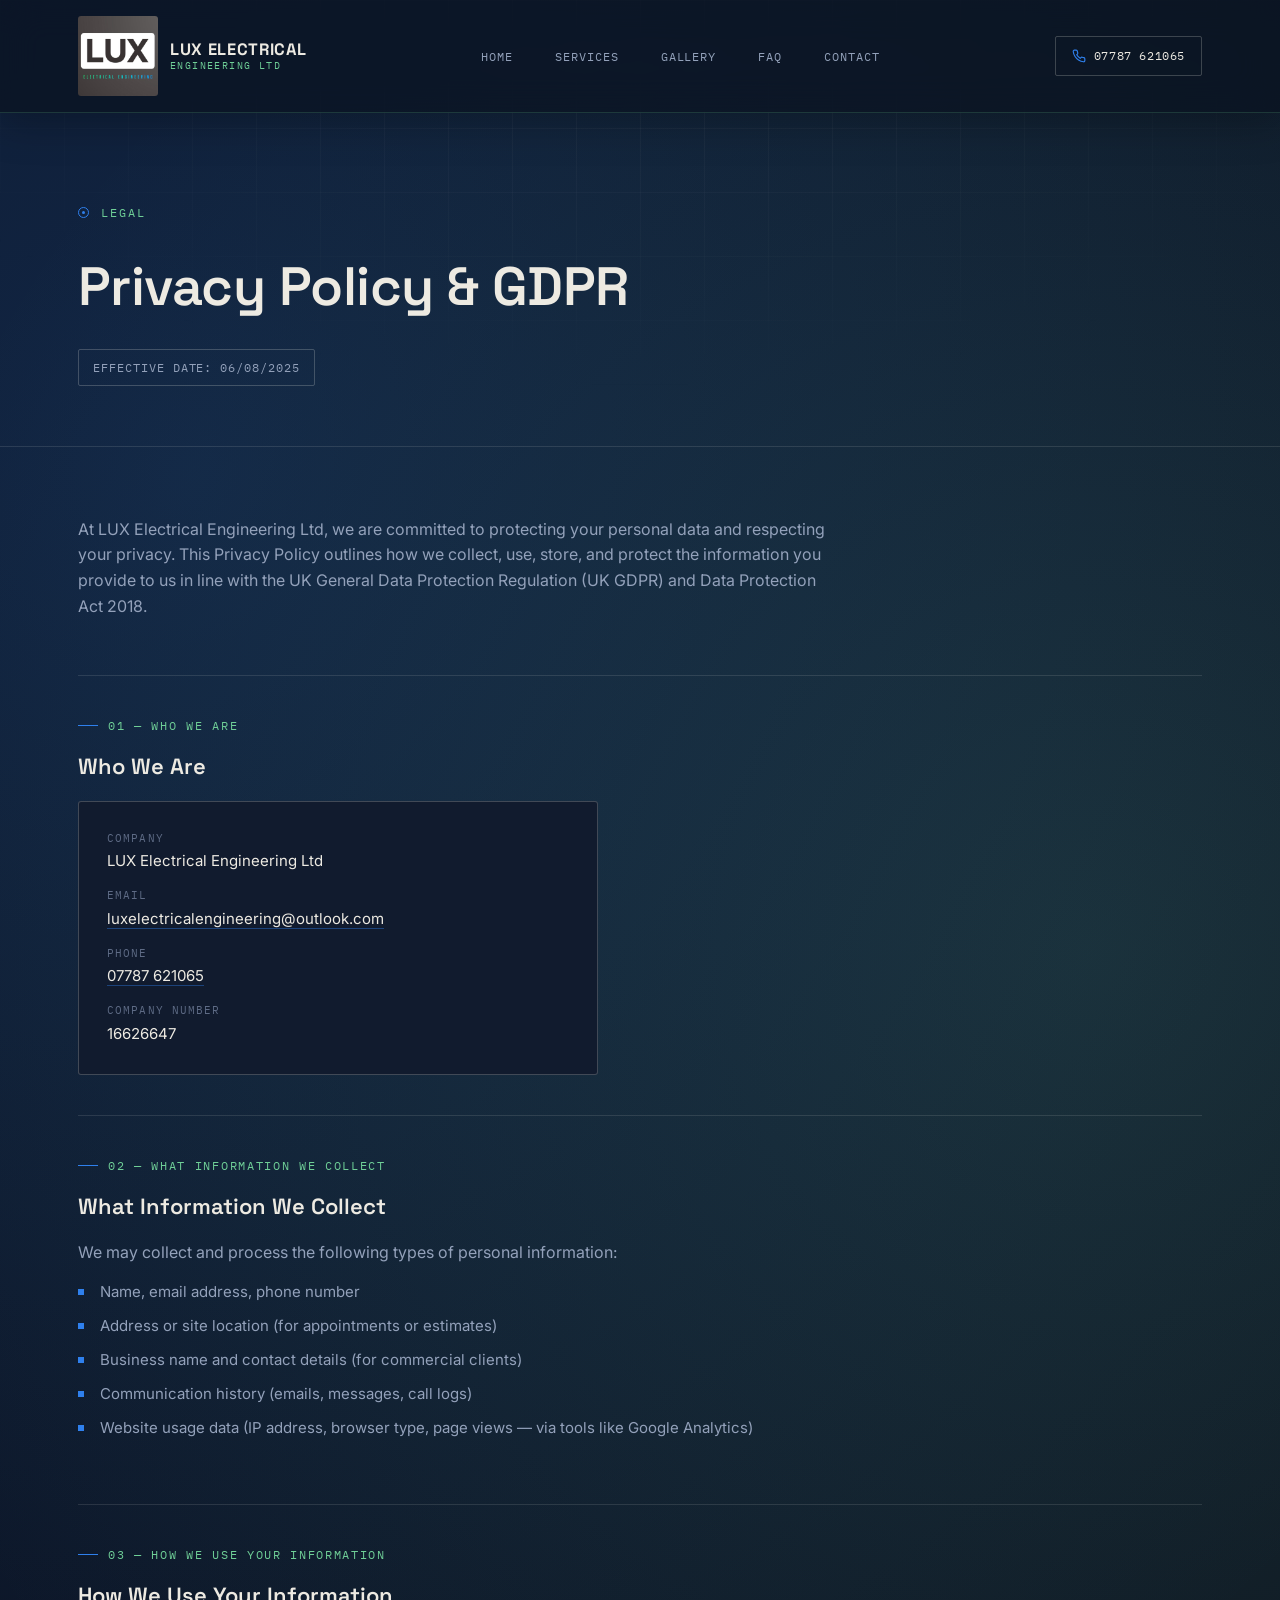
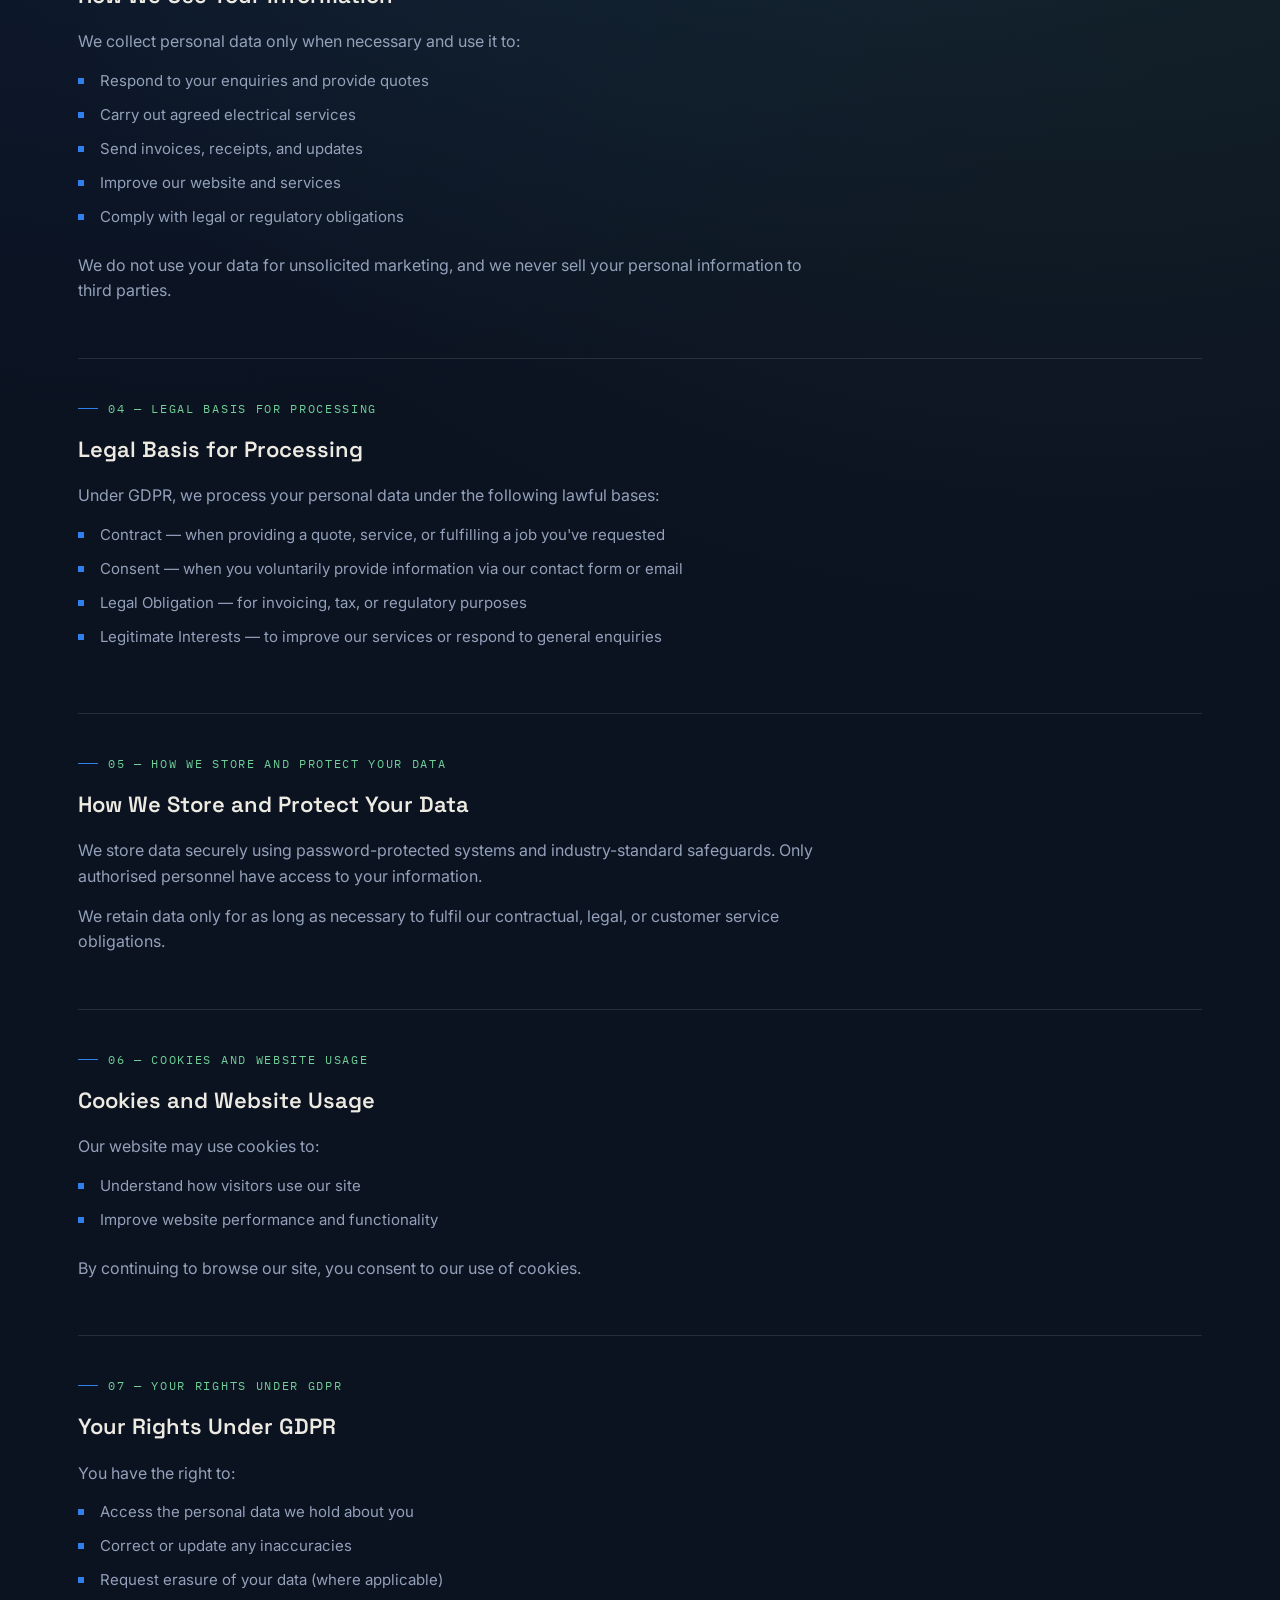
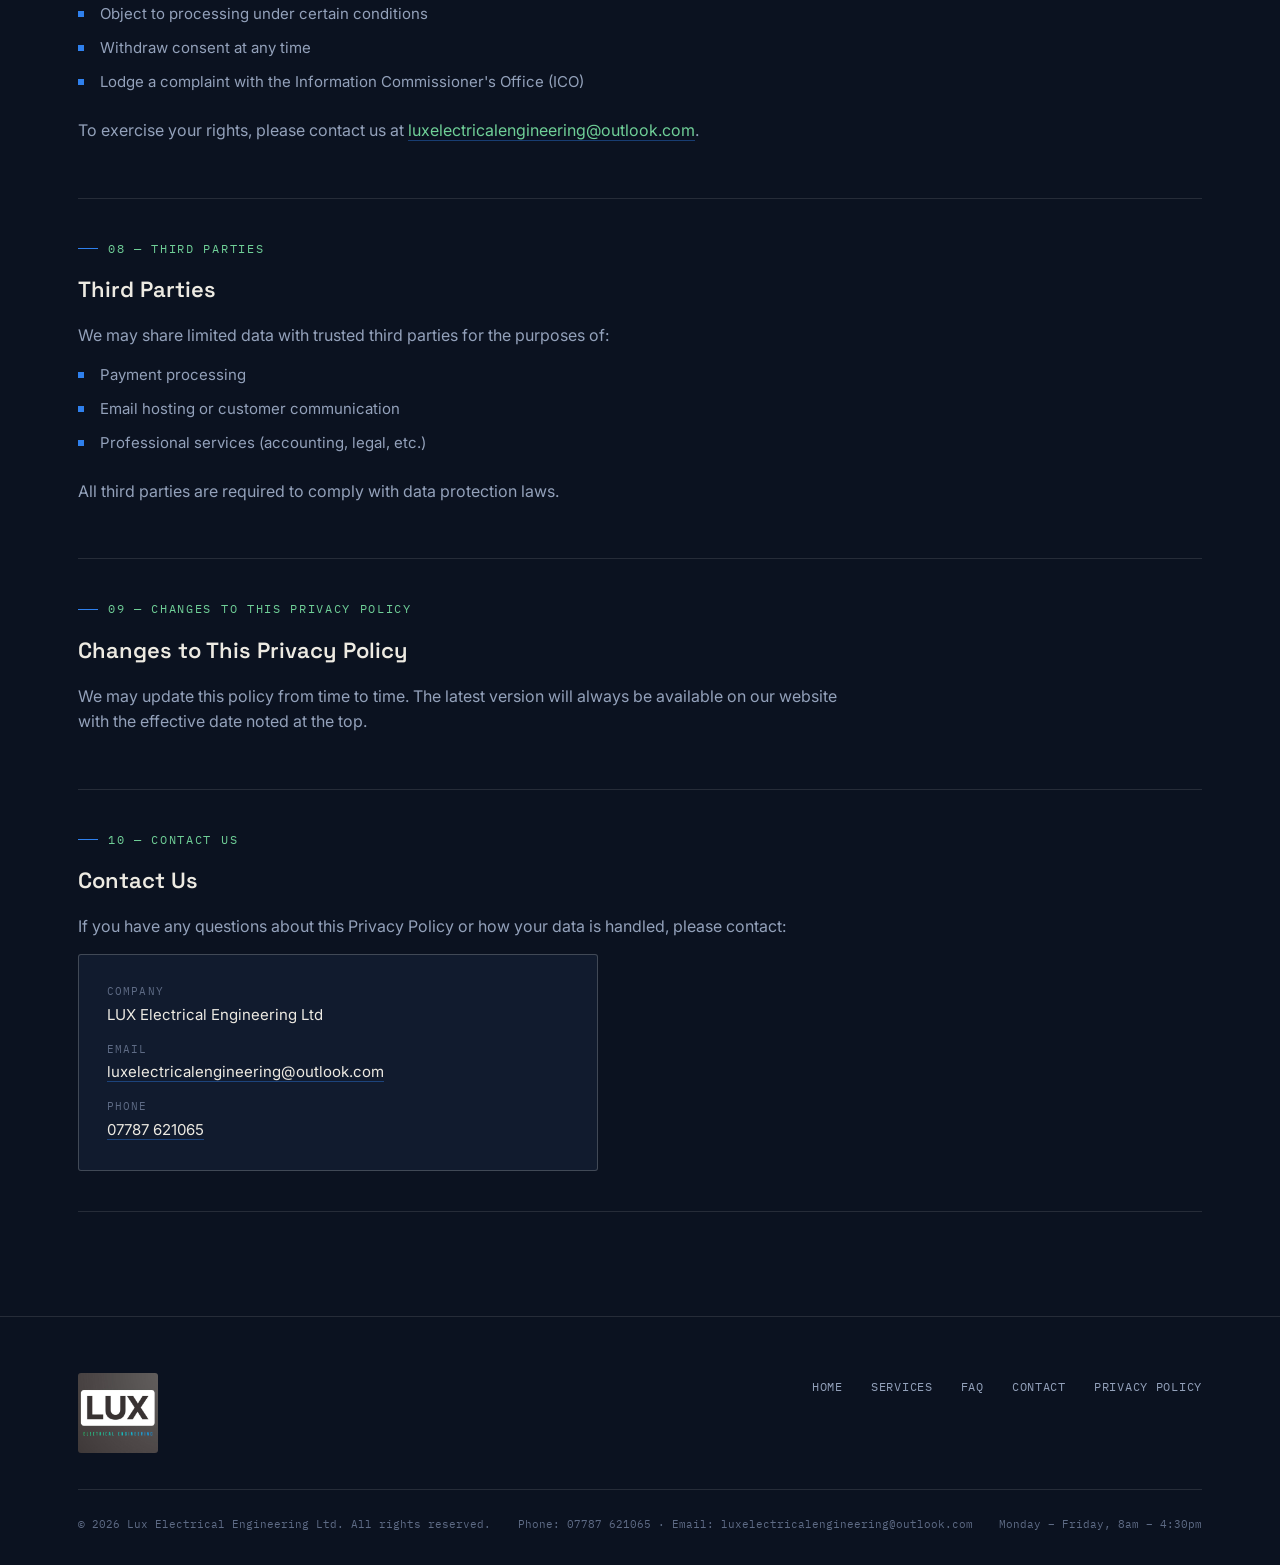
<file: privacy-policy.html>
<!DOCTYPE html>
<html lang="en-GB">
<head>
  <!-- Google tag (gtag.js) -->
<script async src="https://www.googletagmanager.com/gtag/js?id=AW-18496329425"></script>
<script>
  window.dataLayer = window.dataLayer || [];
  function gtag(){dataLayer.push(arguments);}
  gtag('js', new Date());

  gtag('config', 'AW-18496329425');
</script>
<meta charset="UTF-8">
<meta name="viewport" content="width=device-width, initial-scale=1">
<title>Privacy Policy &amp; GDPR — Lux Electrical Engineering Ltd</title>
<meta name="description" content="Privacy Policy and GDPR information for Lux Electrical Engineering Ltd.">
<link rel="preconnect" href="https://fonts.googleapis.com">
<link rel="preconnect" href="https://fonts.gstatic.com" crossorigin>
<link href="https://fonts.googleapis.com/css2?family=Space+Grotesk:wght@400;500;600;700&family=IBM+Plex+Mono:wght@400;500;600&family=Inter:wght@400;500;600&display=swap" rel="stylesheet">
<style>
  :root{
    --ink:#0B1220;
    --panel:#111B2E;
    --panel-2:#16223A;
    --copper:#2F80ED;
    --copper-light:#6FCF97;
    --live:#39FF88;
    --paper:#EDEAE2;
    --slate:#93A1BA;
    --slate-dim:#5E6B85;
    --line: rgba(237,234,226,0.12);
    --line-strong: rgba(237,234,226,0.22);
    --display: 'Space Grotesk', sans-serif;
    --mono: 'IBM Plex Mono', monospace;
    --body: 'Inter', sans-serif;
    --maxw: 1180px;
  }

  *{box-sizing:border-box;}
  html{scroll-behavior:smooth;}
  body{
    margin:0;
    background:
      radial-gradient(circle at 15% 10%, rgba(47,128,237,0.18), transparent 35%),
      radial-gradient(circle at 85% 20%, rgba(111,207,151,0.14), transparent 32%),
      var(--ink);
    color:var(--paper);
    font-family:var(--body);
    line-height:1.6;
    -webkit-font-smoothing:antialiased;
    overflow-x:hidden;
  }
  img{max-width:100%;display:block;}
  a{color:inherit;}
  .wrap{max-width:var(--maxw);margin:0 auto;padding:0 28px;}
  ::selection{background:var(--copper);color:var(--ink);}

  a:focus-visible,button:focus-visible{outline:2px solid var(--live);outline-offset:3px;}

  .grid-bg{
    position:fixed;inset:0;z-index:0;pointer-events:none;
    background-image:
      linear-gradient(var(--line) 1px, transparent 1px),
      linear-gradient(90deg, var(--line) 1px, transparent 1px);
    background-size:64px 64px;
    -webkit-mask-image: radial-gradient(ellipse 90% 60% at 50% 0%, #000 0%, transparent 75%);
    mask-image: radial-gradient(ellipse 90% 60% at 50% 0%, #000 0%, transparent 75%);
    opacity:0.5;
  }

  header{
    position:sticky;top:0;z-index:50;
    background:rgba(11,18,32,0.72);
    backdrop-filter:blur(18px);
    -webkit-backdrop-filter:blur(18px);
    border-bottom:1px solid rgba(111,207,151,0.18);
    box-shadow:0 10px 40px rgba(0,0,0,0.25);
  }
  .nav{
    display:flex;text-decoration:none;
    align-items:center;padding:16px 28px;max-width:var(--maxw);margin:0 auto;gap:32px;
    position:relative;
  }
  .brand{display:flex;align-items:center;gap:12px;text-decoration:none;min-width:0;flex:none;}
  .brand-logo{width:80px;height:80px;object-fit:contain;border-radius:3px;flex:none;}
  .brand-text{display:flex;flex-direction:column;line-height:1.15;min-width:0;}
  .brand-text b{font-family:var(--display);font-weight:700;font-size:16.5px;letter-spacing:0.04em;color:var(--paper);white-space:nowrap;}
  .brand-text span{font-family:var(--mono);font-size:10px;letter-spacing:0.14em;color:var(--copper-light);text-transform:uppercase;white-space:nowrap;}
  .links{display:flex;flex:1;flex-direction:row;align-items:center;justify-content:center;gap:42px;list-style:none;margin:0;padding:0;}
  nav.links a,
  .links a{
    font-family:var(--mono);font-size:12px;letter-spacing:0.08em;text-transform:uppercase;
    text-decoration:none !important;color:var(--slate);padding:4px 0;transition:color .2s ease;white-space:nowrap;
  }
  nav.links a:hover,
  .links a:hover{color:var(--paper);text-shadow:0 0 18px rgba(47,128,237,0.65);}
  .nav-right{display:flex;align-items:center;justify-content:flex-end;gap:14px;flex:none;margin-left:auto;}
  .call-btn{
    display:flex;align-items:center;gap:8px;font-family:var(--mono);font-size:12px;letter-spacing:0.05em;
    color:var(--paper);text-decoration:none;border:1px solid var(--line-strong);padding:9px 16px;border-radius:2px;
    transition:border-color .2s ease, background .2s ease;
    white-space:nowrap;
  }
  .call-btn:hover{border-color:var(--copper);background:rgba(47,128,237,0.12);}
  .menu-toggle{
    display:none;
    background:none;
    border:1px solid var(--line-strong);
    color:var(--paper);
    width:40px;height:40px;
    border-radius:2px;
    cursor:pointer;
    flex:none;
    align-items:center;
    justify-content:center;
    padding:0;
  }
  .menu-toggle svg{width:18px;height:18px;pointer-events:none;}
  .menu-toggle .icon-close{display:none;}
  .menu-toggle[aria-expanded="true"] .icon-open{display:none;}
  .menu-toggle[aria-expanded="true"] .icon-close{display:block;}

  /* ---------- page hero ---------- */
  .page-hero{padding:90px 0 60px;border-bottom:1px solid var(--line);position:relative;z-index:1;}
  .eyebrow{
    display:flex;align-items:center;gap:12px;font-family:var(--mono);font-size:12px;letter-spacing:0.16em;
    text-transform:uppercase;color:var(--copper-light);margin-bottom:22px;
  }
  .node{width:11px;height:11px;border-radius:50%;border:1.5px solid var(--copper);flex:none;position:relative;}
  .node::after{content:"";position:absolute;inset:3px;border-radius:50%;background:var(--copper);}
  h1.head{
    font-family:var(--display);font-weight:600;font-size:clamp(32px,4.5vw,54px);
    letter-spacing:-0.01em;margin:0 0 18px;color:var(--paper);
  }
  .effective-date{
    font-family:var(--mono);font-size:12px;letter-spacing:0.08em;text-transform:uppercase;
    color:var(--slate);border:1px solid var(--line-strong);display:inline-block;padding:8px 14px;border-radius:2px;
  }

  /* ---------- policy content ---------- */
  .policy{padding:70px 0 104px;position:relative;z-index:1;}
  .policy-intro{color:var(--slate);font-size:16px;max-width:760px;margin:0 0 56px;}
  .policy-section{border-top:1px solid var(--line);padding:40px 0;}
  .policy-section:last-child{border-bottom:1px solid var(--line);}
  .sec-num{
    font-family:var(--mono);font-size:12px;letter-spacing:0.14em;color:var(--copper-light);
    display:flex;align-items:center;gap:10px;margin-bottom:14px;text-transform:uppercase;
  }
  .sec-num::before{content:"";width:20px;height:1px;background:var(--copper);}
  .policy-section h2{font-family:var(--display);font-size:clamp(19px,2.4vw,22px);font-weight:600;margin:0 0 16px;color:var(--paper);}
  .policy-section p{color:var(--slate);margin:0 0 14px;max-width:760px;overflow-wrap:break-word;}
  .policy-section ul{list-style:none;margin:0 0 14px;padding:0;max-width:760px;}
  .policy-section li{
    font-family:var(--body);font-size:15px;color:var(--slate);position:relative;
    padding:0 0 10px 22px;
    overflow-wrap:break-word;
  }
  .policy-section li::before{content:"";position:absolute;left:0;top:9px;width:6px;height:6px;background:var(--copper);}
  .policy-section a{color:var(--copper-light);text-decoration:none;border-bottom:1px solid rgba(47,128,237,0.4);}
  .policy-section a:hover{color:var(--live);border-color:var(--live);}
  .contact-block{
    border:1px solid var(--line-strong);background:var(--panel);border-radius:3px;padding:28px;margin-top:8px;max-width:520px;
  }
  .contact-block .k{font-family:var(--mono);font-size:11px;letter-spacing:0.1em;text-transform:uppercase;color:var(--slate-dim);}
  .contact-block .v{color:var(--paper);font-size:15px;margin:2px 0 14px;overflow-wrap:break-word;}
  .contact-block .v:last-child{margin-bottom:0;}
  .contact-block a{color:var(--paper);text-decoration:none;}
  .contact-block a:hover{color:var(--copper-light);}

  /* ---------- footer ---------- */
  footer{padding:56px 0 32px;position:relative;z-index:1;border-top:1px solid var(--line);}
  .footer-top{display:flex;justify-content:space-between;flex-wrap:wrap;gap:28px;padding-bottom:36px;border-bottom:1px solid var(--line);}
  .footer-links{display:flex;gap:28px;list-style:none;margin:0;padding:0;flex-wrap:wrap;}
  .footer-links a{font-family:var(--mono);font-size:12px;letter-spacing:0.06em;text-transform:uppercase;text-decoration:none;color:var(--slate);}
  .footer-links a:hover{color:var(--copper-light);}
  .footer-bottom{display:flex;justify-content:space-between;flex-wrap:wrap;gap:14px;padding-top:26px;font-family:var(--mono);font-size:11px;color:var(--slate-dim);}

  @media (max-width:1200px){
    .wrap{padding:0 24px;}
  }

  @media (max-width:920px){
    .links{
      display:flex;
      position:absolute;
      top:100%;
      left:0;
      right:0;
      flex-direction:column;
      align-items:stretch;
      gap:0;
      background:rgba(11,18,32,0.98);
      backdrop-filter:blur(18px);
      -webkit-backdrop-filter:blur(18px);
      border-bottom:1px solid rgba(111,207,151,0.18);
      box-shadow:0 20px 40px rgba(0,0,0,0.35);
      padding:0 28px;
      max-height:0;
      opacity:0;
      overflow:hidden;
      transform:translateY(-8px);
      pointer-events:none;
      transition:max-height .35s ease, opacity .25s ease, transform .3s ease, padding .35s ease;
    }
    .links.nav-open{
      max-height:420px;
      opacity:1;
      transform:translateY(0);
      padding:6px 28px 18px;
      pointer-events:auto;
    }
    .links li{width:100%;}
    .links a{display:flex;align-items:center;min-height:44px;padding:0;border-top:1px solid var(--line);font-size:13px;}
    .links li:first-child a{border-top:none;}
    .menu-toggle{display:flex;width:44px;height:44px;}
    .call-btn{min-height:44px;}
    .policy-section p, .policy-section ul{max-width:100%;}
  }

  @media (max-width:768px){
    .page-hero{padding:70px 0 44px;}
    .policy{padding:52px 0 76px;}
    .policy-section{padding:32px 0;}
    footer .footer-top{flex-direction:column;align-items:center;text-align:center;gap:22px;}
    .footer-links{justify-content:center;}
    .footer-bottom{flex-direction:column;align-items:center;text-align:center;gap:8px;}
  }

  @media (max-width:600px){
    .wrap{padding:0 20px;}
    .contact-block{padding:22px;max-width:100%;}
  }

  @media (max-width:480px){
    .wrap{padding:0 18px;}
    .nav{padding:14px 18px;gap:10px;}
    .brand-logo{width:48px;height:48px;}
    .brand-text b{font-size:14px;}
    .brand-text span{font-size:9px;}
    .call-btn{padding:9px 12px;}
    .call-btn .call-text{display:none;}
    .menu-toggle{width:42px;height:42px;}
    .contact-block{padding:18px;}
  }

  @media (max-width:360px){
    .wrap{padding:0 14px;}
    .nav{padding:12px 14px;gap:8px;}
    .brand-logo{width:40px;height:40px;}
    .brand-text b{font-size:12.5px;}
    .call-btn{padding:8px 10px;}
    .menu-toggle{width:38px;height:38px;}
  }

  @media (prefers-reduced-motion: reduce){
    html{scroll-behavior:auto;}
    .links{transition:none;}
  }
</style>
</head>
<body>

<div class="grid-bg" aria-hidden="true"></div>

<header>
  <div class="nav">
    <a href="index.html#top" class="brand">
      <img src="logo.jpeg" alt="Lux Electrical Engineering Ltd logo" class="brand-logo">
      <span class="brand-text"><b>LUX ELECTRICAL</b><span>Engineering Ltd</span></span>
    </a>
    <ul class="links" id="navLinks">
      <li><a href="index.html#top">Home</a></li>
      <li><a href="index.html#services">Services</a></li>
      <li><a href="index.html#work">Gallery</a></li>
      <li><a href="index.html#faq">FAQ</a></li>
      <li><a href="/#contact">Contact</a></li>
    </ul>
    <div class="nav-right">
      <a class="call-btn" href="tel:07787621065">
        <svg width="14" height="14" viewBox="0 0 24 24" fill="none" stroke="#2F80ED" stroke-width="2" aria-hidden="true"><path d="M22 16.92v3a2 2 0 01-2.18 2 19.79 19.79 0 01-8.63-3.07 19.5 19.5 0 01-6-6 19.79 19.79 0 01-3.07-8.67A2 2 0 014.11 2h3a2 2 0 012 1.72c.127.96.361 1.903.7 2.81a2 2 0 01-.45 2.11L8.09 9.91a16 16 0 006 6l1.27-1.27a2 2 0 012.11-.45c.907.339 1.85.573 2.81.7A2 2 0 0122 16.92z"/></svg>
        <span class="call-text">07787 621065</span>
      </a>
      <button type="button" class="menu-toggle" id="menuToggle" aria-label="Toggle menu" aria-expanded="false" aria-controls="navLinks">
        <svg class="icon-open" viewBox="0 0 24 24" fill="none" stroke="currentColor" stroke-width="2" stroke-linecap="round" aria-hidden="true"><line x1="3" y1="6" x2="21" y2="6"/><line x1="3" y1="12" x2="21" y2="12"/><line x1="3" y1="18" x2="21" y2="18"/></svg>
        <svg class="icon-close" viewBox="0 0 24 24" fill="none" stroke="currentColor" stroke-width="2" stroke-linecap="round" aria-hidden="true"><line x1="5" y1="5" x2="19" y2="19"/><line x1="19" y1="5" x2="5" y2="19"/></svg>
      </button>
    </div>
  </div>
</header>

<main id="top">

  <section class="page-hero">
    <div class="wrap">
      <div class="eyebrow"><span class="node"></span>Legal</div>
      <h1 class="head">Privacy Policy &amp; GDPR</h1>
      <span class="effective-date">Effective date: 06/08/2025</span>
    </div>
  </section>

  <section class="policy">
    <div class="wrap">
      <p class="policy-intro">At LUX Electrical Engineering Ltd, we are committed to protecting your personal data and respecting your privacy. This Privacy Policy outlines how we collect, use, store, and protect the information you provide to us in line with the UK General Data Protection Regulation (UK GDPR) and Data Protection Act 2018.</p>

      <div class="policy-section">
        <div class="sec-num">01 — Who We Are</div>
        <h2>Who We Are</h2>
        <div class="contact-block">
          <div class="k">Company</div>
          <div class="v">LUX Electrical Engineering Ltd</div>
          <div class="k">Email</div>
          <div class="v"><a href="mailto:luxelectricalengineering@outlook.com">luxelectricalengineering@outlook.com</a></div>
          <div class="k">Phone</div>
          <div class="v"><a href="tel:07787621065">07787 621065</a></div>
          <div class="k">Company Number</div>
          <div class="v">16626647</div>
        </div>
      </div>

      <div class="policy-section">
        <div class="sec-num">02 — What Information We Collect</div>
        <h2>What Information We Collect</h2>
        <p>We may collect and process the following types of personal information:</p>
        <ul>
          <li>Name, email address, phone number</li>
          <li>Address or site location (for appointments or estimates)</li>
          <li>Business name and contact details (for commercial clients)</li>
          <li>Communication history (emails, messages, call logs)</li>
          <li>Website usage data (IP address, browser type, page views — via tools like Google Analytics)</li>
        </ul>
      </div>

      <div class="policy-section">
        <div class="sec-num">03 — How We Use Your Information</div>
        <h2>How We Use Your Information</h2>
        <p>We collect personal data only when necessary and use it to:</p>
        <ul>
          <li>Respond to your enquiries and provide quotes</li>
          <li>Carry out agreed electrical services</li>
          <li>Send invoices, receipts, and updates</li>
          <li>Improve our website and services</li>
          <li>Comply with legal or regulatory obligations</li>
        </ul>
        <p>We do not use your data for unsolicited marketing, and we never sell your personal information to third parties.</p>
      </div>

      <div class="policy-section">
        <div class="sec-num">04 — Legal Basis for Processing</div>
        <h2>Legal Basis for Processing</h2>
        <p>Under GDPR, we process your personal data under the following lawful bases:</p>
        <ul>
          <li>Contract — when providing a quote, service, or fulfilling a job you've requested</li>
          <li>Consent — when you voluntarily provide information via our contact form or email</li>
          <li>Legal Obligation — for invoicing, tax, or regulatory purposes</li>
          <li>Legitimate Interests — to improve our services or respond to general enquiries</li>
        </ul>
      </div>

      <div class="policy-section">
        <div class="sec-num">05 — How We Store and Protect Your Data</div>
        <h2>How We Store and Protect Your Data</h2>
        <p>We store data securely using password-protected systems and industry-standard safeguards. Only authorised personnel have access to your information.</p>
        <p>We retain data only for as long as necessary to fulfil our contractual, legal, or customer service obligations.</p>
      </div>

      <div class="policy-section">
        <div class="sec-num">06 — Cookies and Website Usage</div>
        <h2>Cookies and Website Usage</h2>
        <p>Our website may use cookies to:</p>
        <ul>
          <li>Understand how visitors use our site</li>
          <li>Improve website performance and functionality</li>
        </ul>
        <p>By continuing to browse our site, you consent to our use of cookies.</p>
      </div>

      <div class="policy-section">
        <div class="sec-num">07 — Your Rights Under GDPR</div>
        <h2>Your Rights Under GDPR</h2>
        <p>You have the right to:</p>
        <ul>
          <li>Access the personal data we hold about you</li>
          <li>Correct or update any inaccuracies</li>
          <li>Request erasure of your data (where applicable)</li>
          <li>Object to processing under certain conditions</li>
          <li>Withdraw consent at any time</li>
          <li>Lodge a complaint with the Information Commissioner's Office (ICO)</li>
        </ul>
        <p>To exercise your rights, please contact us at <a href="mailto:luxelectricalengineering@outlook.com">luxelectricalengineering@outlook.com</a>.</p>
      </div>

      <div class="policy-section">
        <div class="sec-num">08 — Third Parties</div>
        <h2>Third Parties</h2>
        <p>We may share limited data with trusted third parties for the purposes of:</p>
        <ul>
          <li>Payment processing</li>
          <li>Email hosting or customer communication</li>
          <li>Professional services (accounting, legal, etc.)</li>
        </ul>
        <p>All third parties are required to comply with data protection laws.</p>
      </div>

      <div class="policy-section">
        <div class="sec-num">09 — Changes to This Privacy Policy</div>
        <h2>Changes to This Privacy Policy</h2>
        <p>We may update this policy from time to time. The latest version will always be available on our website with the effective date noted at the top.</p>
      </div>

      <div class="policy-section">
        <div class="sec-num">10 — Contact Us</div>
        <h2>Contact Us</h2>
        <p>If you have any questions about this Privacy Policy or how your data is handled, please contact:</p>
        <div class="contact-block">
          <div class="k">Company</div>
          <div class="v">LUX Electrical Engineering Ltd</div>
          <div class="k">Email</div>
          <div class="v"><a href="mailto:luxelectricalengineering@outlook.com">luxelectricalengineering@outlook.com</a></div>
          <div class="k">Phone</div>
          <div class="v"><a href="tel:07787621065">07787 621065</a></div>
        </div>
      </div>

    </div>
  </section>

</main>

<footer>
  <div class="wrap">
    <div class="footer-top">
      <a href="index.html#top" class="brand">
        <img src="logo.jpeg" alt="Lux Electrical Engineering Ltd logo" class="brand-logo">
      </a>
      <ul class="footer-links">
        <li><a href="index.html#top">Home</a></li>
        <li><a href="index.html#services">Services</a></li>
        <li><a href="index.html#faq">FAQ</a></li>
        <li><a href="/#contact">Contact</a></li>
        <li><a href="privacy-policy.html">Privacy Policy</a></li>
      </ul>
    </div>
    <div class="footer-bottom">
      <span>© 2026 Lux Electrical Engineering Ltd. All rights reserved.</span>
      <span>Phone: 07787 621065 · Email: luxelectricalengineering@outlook.com</span>
      <span>Monday – Friday, 8am – 4:30pm</span>
    </div>
  </div>
</footer>

<script>
  const menuToggle = document.getElementById('menuToggle');
  const navLinks = document.getElementById('navLinks');

  function closeMenu(){
    navLinks.classList.remove('nav-open');
    menuToggle.setAttribute('aria-expanded','false');
  }
  function openMenu(){
    navLinks.classList.add('nav-open');
    menuToggle.setAttribute('aria-expanded','true');
  }

  if(menuToggle && navLinks){
    menuToggle.addEventListener('click', function(){
      const isOpen = navLinks.classList.contains('nav-open');
      if(isOpen){ closeMenu(); } else { openMenu(); }
    });

    navLinks.querySelectorAll('a').forEach(function(link){
      link.addEventListener('click', closeMenu);
    });

    document.addEventListener('click', function(e){
      if(!navLinks.classList.contains('nav-open')) return;
      if(navLinks.contains(e.target) || menuToggle.contains(e.target)) return;
      closeMenu();
    });

    document.addEventListener('keydown', function(e){
      if(e.key === 'Escape') closeMenu();
    });

    window.addEventListener('resize', function(){
      if(window.innerWidth > 920) closeMenu();
    });
  }
</script>

</body>
</html>
</file>
